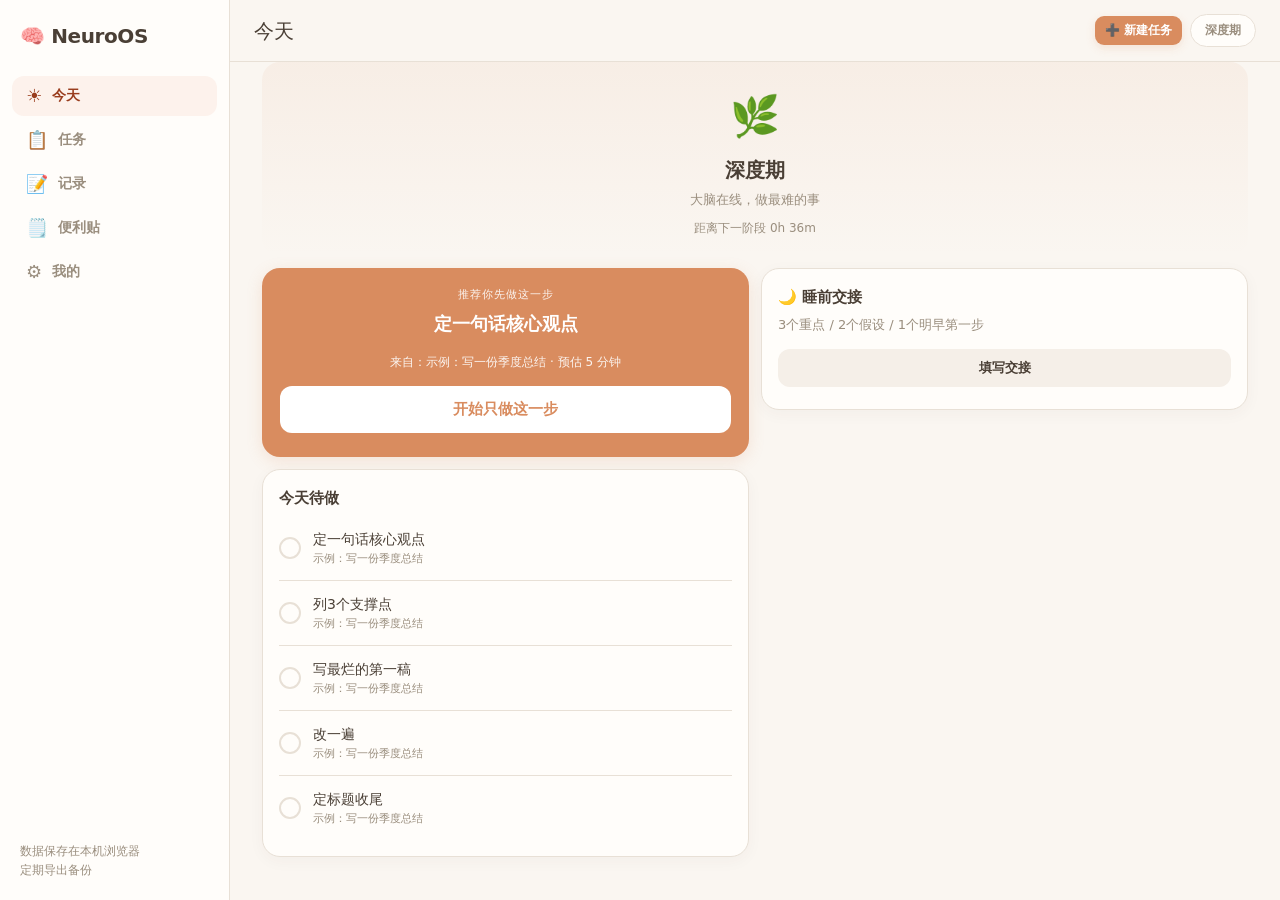
<file: index.html>
<!DOCTYPE html>
<html lang="zh-CN">
<head>
<meta charset="UTF-8">
<meta name="viewport" content="width=device-width, initial-scale=1.0, viewport-fit=cover">
<meta name="theme-color" content="#faf6f1">
<title>NeuroOS · 桌面暖系版</title>
<style>
:root{
  --bg:#faf6f1; --bg2:#f5efe8; --card:#fffdfa; --line:#e8e0d6;
  --text:#4a3f35; --muted:#9a8e7e; --pri:#d98c5f; --pri2:#e8a87c;
  --ok:#8fb88e; --warn:#e8c36d; --danger:#e08e8e; --info:#7eb8c9;
  --net:#c9a86c; --net2:#b08d4f; --tree:#d98c5f; --tree2:#c0784d; --linec:#8fb88e; --line2:#76a075;
  --font:system-ui,-apple-system,BlinkMacSystemFont,"Segoe UI",Roboto,"PingFang SC","Microsoft YaHei",sans-serif;
  --r:18px;
}
*{box-sizing:border-box;margin:0;padding:0;-webkit-tap-highlight-color:transparent}
html,body{height:100%;font-family:var(--font);background:var(--bg);color:var(--text);line-height:1.6;overscroll-behavior:none}
body{display:flex;flex-direction:column;margin:0;padding:0;min-height:100vh}
button{font-family:inherit;border:none;background:none;color:inherit;cursor:pointer}

.app-shell{display:flex;flex:1;min-height:100vh}
.sidebar{display:none;flex-direction:column;width:230px;background:var(--card);border-right:1px solid var(--line);padding:20px 0;position:fixed;left:0;top:0;bottom:0;z-index:50}
.sidebar .brand{padding:0 20px 24px;font-size:20px;font-weight:800;letter-spacing:-.4px;display:flex;align-items:center;gap:10px}
.sidebar nav{display:flex;flex-direction:column;gap:4px;padding:0 12px}
.sidebar nav button{display:flex;align-items:center;gap:10px;padding:11px 14px;border-radius:12px;font-size:14px;font-weight:600;color:var(--muted);text-align:left}
.sidebar nav button.on{background:#FDF2EC;color:#993C1D;font-weight:600}
.sidebar nav button .ic{font-size:18px;line-height:1}
.sidebar .side-foot{margin-top:auto;padding:16px 20px 0;font-size:12px;color:var(--muted)}

.main-area{flex:1;display:flex;flex-direction:column;min-width:0}
.topbar{padding:14px 24px;display:flex;align-items:center;justify-content:space-between;position:sticky;top:0;background:rgba(250,246,241,.92);backdrop-filter:blur(10px);z-index:40;border-bottom:1px solid var(--line)}
h1{font-size:20px;font-weight:500;letter-spacing:-.2px}
.top-actions{display:flex;gap:8px;align-items:center}
.pill{font-size:12px;padding:6px 14px;border-radius:99px;background:var(--card);color:var(--muted);border:1px solid var(--line);font-weight:600}

.tabbar{position:fixed;bottom:0;left:0;width:100%;display:flex;justify-content:space-around;padding:10px 0 calc(10px + env(safe-area-inset-bottom));background:rgba(250,246,241,.95);backdrop-filter:blur(12px);border-top:1px solid var(--line);z-index:40}
.tabbar button{flex:1;display:flex;flex-direction:column;align-items:center;gap:3px;font-size:10px;color:var(--muted);font-weight:500}
.tabbar button.on{color:var(--pri);font-weight:700}
.tabbar .ic{font-size:18px;line-height:1}

main{flex:1;overflow-y:auto;padding:0 16px 100px}
.view{display:none}
.view.on{display:block}

@media(min-width:900px){
.sidebar{display:flex}
.main-area{margin-left:230px}
.tabbar{display:none}
main{padding:0 24px 24px}
.topbar{padding:14px 24px}
}

@media(min-width:1200px){
main{padding:0 32px 32px}
}

/* Quest desktop layout */
.quest-layout{display:flex;flex-direction:column;gap:12px}
.quest-list{flex:1}
.quest-detail{display:none;flex:1}
.quest-layout.has-open .quest-list{display:none}
.quest-layout.has-open .quest-detail{display:block}

@media(min-width:900px){
.quest-layout{flex-direction:row;align-items:flex-start;gap:20px}
.quest-list{width:360px;flex-shrink:0;max-height:calc(100vh - 120px);overflow-y:auto;padding-right:8px;display:block !important}
.quest-detail{flex:1;max-height:calc(100vh - 120px);overflow-y:auto;padding-right:8px;display:block !important}
.quest-layout.has-open .quest-list{display:block !important}
}

.card{background:var(--card);border:1px solid var(--line);border-radius:var(--r);padding:16px;margin-bottom:12px;box-shadow:0 4px 16px rgba(74,63,53,.04)}
.card.hoverable{transition:transform .15s,box-shadow .15s}
.card.hoverable:hover{transform:translateY(-2px);box-shadow:0 8px 24px rgba(74,63,53,.08)}
.mobile-only{display:inline-block}
.desktop-only{display:none}
@media(min-width:900px){
.mobile-only{display:none !important}
.desktop-only{display:inline-flex !important}
}

.grid-2{display:grid;grid-template-columns:1fr;gap:12px}
.grid-3{display:grid;grid-template-columns:1fr;gap:12px}

@media(min-width:900px){
.grid-2{grid-template-columns:repeat(2,1fr)}
.grid-3{grid-template-columns:repeat(3,1fr)}
}

@media(min-width:1200px){
.grid-3{grid-template-columns:repeat(3,1fr)}
}
.card.net{border-left:4px solid var(--net)}
.card.tree{border-left:4px solid var(--tree)}
.card.linec{border-left:4px solid var(--linec)}
.card-title{font-size:15px;font-weight:700;margin-bottom:6px}
.card-sub{font-size:13px;color:var(--muted);margin-bottom:14px;line-height:1.5}
.tiny{font-size:12px;color:var(--muted)}
.muted{color:var(--muted)}

input,textarea,select{width:100%;padding:12px 14px;border-radius:14px;border:1px solid var(--line);background:var(--bg2);color:var(--text);font-size:16px;outline:none;-webkit-user-select:text;user-select:text;-webkit-touch-callout:default}
input:focus,textarea:focus,select:focus{border-color:var(--pri2);background:var(--card)}
input:disabled,textarea:disabled,select:disabled{opacity:.5;background:var(--bg)}
textarea{min-height:90px;resize:vertical}

.btn{padding:10px 14px;border-radius:12px;background:var(--bg2);color:var(--text);font-size:13px;font-weight:600;white-space:nowrap;display:inline-flex;align-items:center;justify-content:center;gap:5px}
.btn.pri{background:var(--pri);color:#fff;box-shadow:0 3px 10px rgba(217,140,95,.2)}
.btn.ok{background:var(--ok);color:#fff}
.btn.warn{background:var(--warn);color:#4a3f35}
.btn.ghost{background:transparent;color:var(--muted)}
.btn.block{display:block;width:100%;text-align:center;margin:6px 0}
.btn.sm{padding:6px 10px;font-size:12px;border-radius:9px}
.btn.xs{padding:4px 8px;font-size:11px;border-radius:7px}
.btn.big{padding:14px 18px;font-size:15px}
.btn:disabled{opacity:.4;cursor:not-allowed}
.btn{transition:filter .12s,transform .12s,background .12s}
.btn:hover{filter:brightness(.96)}
.btn:active{transform:scale(.97)}
.btn.pri:hover{filter:brightness(1.05)}

.row{display:flex;gap:8px;align-items:center;flex-wrap:wrap}
.row.between{justify-content:space-between}
.grow{flex:1;min-width:0}

/* Onboarding */
.onboarding{position:fixed;inset:0;background:var(--bg);z-index:100;display:flex;flex-direction:column;justify-content:center;padding:30px;text-align:center;overflow-y:auto;-webkit-overflow-scrolling:touch}
@media(min-width:900px){
.onboarding{position:static;z-index:auto;padding:40px 0;background:transparent;overflow:visible}
.onboarding-box{max-width:600px;margin:0 auto;background:var(--card);border:1px solid var(--line);border-radius:var(--r);padding:40px;box-shadow:0 8px 32px rgba(74,63,53,.06)}
}
.onboarding h2{font-size:22px;font-weight:800;margin-bottom:12px}
.onboarding p{font-size:14px;color:var(--muted);margin-bottom:24px;line-height:1.7}
.onboarding input{font-size:17px;padding:16px;text-align:center;margin-bottom:14px}

/* Today */
.phase-big{text-align:center;padding:22px 18px 18px;background:linear-gradient(180deg,rgba(217,140,95,.08),transparent);border-radius:var(--r);margin-bottom:12px}
.phase-big .emoji{font-size:40px;margin-bottom:6px}
.phase-big .name{font-size:20px;font-weight:800;margin-bottom:4px}
.phase-big .desc{font-size:13px;color:var(--muted)}
.rhythm-bar{display:flex;height:32px;border-radius:10px;overflow:hidden;background:var(--bg2);border:1px solid var(--line);margin:12px 0}
.rhythm-bar div{display:flex;align-items:center;justify-content:center;font-size:9px;color:var(--muted);white-space:nowrap;overflow:hidden}
.rhythm-bar .sleep{background:#e8e0d6}
.rhythm-bar .calm{background:#f0e6d8}
.rhythm-bar .deep{background:#e8d5c4;color:var(--text)}
.rhythm-bar .creative{background:#f5e6c8}
.rhythm-bar .wind{background:#e8d8d8}

.rec-box{background:var(--pri);color:#fff;border-radius:var(--r);padding:18px;margin-bottom:12px;text-align:center;box-shadow:0 4px 16px rgba(217,140,95,.18)}
.rec-box .label{font-size:11px;opacity:.9;margin-bottom:6px;text-transform:uppercase;letter-spacing:1px}
.rec-box .title{font-size:18px;font-weight:700;margin-bottom:14px}
.rec-box .btn{background:#fff;color:var(--pri);border:none}

.today-list .item{display:flex;align-items:center;gap:12px;padding:12px 0;border-bottom:1px solid var(--line)}
.today-list .item:last-child{border-bottom:none}
.today-list .chk{width:22px;height:22px;border-radius:50%;border:2px solid var(--line);display:flex;align-items:center;justify-content:center;font-size:12px;color:transparent;flex-shrink:0}
.today-list .item.done .chk{background:var(--ok);border-color:var(--ok);color:#fff}
.today-list .item.done .text{text-decoration:line-through;color:var(--muted)}
.today-list .text{flex:1;font-size:14px}
.today-list .from{font-size:11px;color:var(--muted)}

/* Single step */
.single-step{position:fixed;inset:0;background:var(--bg);z-index:100;display:flex;flex-direction:column;justify-content:center;align-items:center;padding:28px;text-align:center}
.single-step .label{font-size:12px;color:var(--muted);margin-bottom:14px}
.single-step .task{font-size:24px;font-weight:800;margin-bottom:12px;max-width:440px;line-height:1.35}
.single-step .meta{color:var(--muted);margin-bottom:36px}
.single-step .actions{display:flex;flex-direction:column;gap:10px;width:100%;max-width:300px}

/* Quest list */
.quest-item{background:var(--card);border:1px solid var(--line);border-radius:var(--r);padding:14px;margin-bottom:10px}
.quest-item .title{font-size:15px;font-weight:700;margin-bottom:4px}
.quest-item .meta{font-size:12px;color:var(--muted);margin-bottom:10px}
.quest-item .progress{height:5px;background:var(--line);border-radius:99px;overflow:hidden;margin-bottom:10px}
.quest-item .progress i{display:block;height:100%;background:var(--pri);border-radius:99px}
.badge{font-size:10px;padding:2px 7px;border-radius:99px;background:var(--bg2);border:1px solid var(--line);color:var(--muted)}
.badge.net{background:rgba(201,168,108,.12);color:var(--net2);border-color:transparent}
.badge.tree{background:rgba(217,140,95,.12);color:var(--tree2);border-color:transparent}
.badge.linec{background:rgba(143,184,142,.12);color:var(--line2);border-color:transparent}

/* Quest detail */
.workspace-tabs{display:flex;gap:8px;margin-bottom:12px}
.workspace-tabs .btn{flex:1}
.workspace-tabs .btn.on{background:var(--pri);color:#fff}

/* Net - infinite canvas */
.net-viewport{position:relative;width:100%;height:320px;background:var(--bg2);border:1px dashed var(--line);border-radius:var(--r);overflow:hidden;touch-action:none}
.net-canvas{position:absolute;width:4000px;height:4000px;left:0;top:0;transform-origin:0 0;background:linear-gradient(rgba(200,190,180,.06) 1px,transparent 1px),linear-gradient(90deg,rgba(200,190,180,.06) 1px,transparent 1px);background-size:50px 50px}
.net-node{position:absolute;padding:7px 11px;border-radius:10px;background:var(--card);border:1px solid var(--line);font-size:12px;cursor:grab;user-select:none;white-space:nowrap;z-index:2;max-width:150px;overflow:hidden;text-overflow:ellipsis}
.net-node.selected{box-shadow:0 0 0 2px var(--net);border-color:var(--net)}
.net-node.highlighted{background:#fff3e0;border-color:#ff9800;box-shadow:0 0 0 2px rgba(255,152,0,.3)}
.net-edge{position:absolute;height:2px;background:var(--muted);transform-origin:left center;z-index:1;pointer-events:none;opacity:.4}
.net-viewport .hint{position:absolute;bottom:6px;left:6px;color:var(--muted);font-size:10px;background:var(--bg);padding:3px 7px;border-radius:6px;z-index:10}
.net-controls{position:absolute;top:8px;right:8px;display:flex;gap:6px;z-index:10}
.net-controls .btn{padding:5px 10px;font-size:11px;border-radius:8px;background:var(--card);border:1px solid var(--line)}
.net-counter{position:absolute;top:8px;left:8px;font-size:11px;color:var(--muted);background:var(--card);padding:3px 8px;border-radius:6px;border:1px solid var(--line);z-index:10}
.net-table{margin-top:10px;max-height:200px;overflow-y:auto}
.net-table table{width:100%;border-collapse:collapse;font-size:12px}
.net-table th,.net-table td{padding:6px 10px;text-align:left;border-bottom:1px solid var(--line)}
.net-table th{font-weight:600;color:var(--muted);font-size:11px;text-transform:uppercase}
.net-table tr:hover{background:var(--bg2)}
.net-table .idx{color:var(--muted);font-size:10px;width:30px}
.net-table .hl-mark{display:inline-block;width:10px;height:10px;border-radius:50%;background:var(--net);margin-right:4px}

/* Tree */
.tree-root{background:var(--bg2);border:1px solid var(--line);border-radius:12px;padding:10px;margin-bottom:8px}
.tree-root h4{margin:0 0 8px;font-size:12px;font-weight:700}
.tree-item{padding:7px 8px;border-radius:8px;background:var(--card);margin-bottom:5px;font-size:13px;display:flex;gap:7px;align-items:center}
.tree-item .handle{color:var(--muted);cursor:grab}

/* Line - 层级执行 */
.line-step{display:flex;gap:9px;align-items:flex-start;padding:10px 12px;border-radius:12px;background:var(--bg2);border:1px solid transparent;margin-bottom:6px;transition:border-color .15s,background .15s}
.line-step:hover{border-color:var(--line)}
.line-step.done{opacity:.55}
.line-step .chk{width:20px;height:20px;min-width:20px;border-radius:6px;border:2px solid var(--line);display:flex;align-items:center;justify-content:center;font-size:11px;color:transparent;cursor:pointer;transition:all .15s}
.line-step .chk:hover{border-color:var(--ok)}
.line-step .chk.on{background:var(--ok);border-color:var(--ok);color:#fff}
.line-step .fold-btn{width:22px;height:22px;min-width:22px;border-radius:6px;border:1px solid var(--line);background:var(--card);display:flex;align-items:center;justify-content:center;font-size:10px;color:var(--muted);cursor:pointer;flex-shrink:0;transition:all .15s;user-select:none}
.line-step .fold-btn:hover{border-color:var(--pri2);color:var(--pri);background:#fffaf6}
.line-step .fold-btn .cnt{font-size:9px;margin-left:1px}
.line-step .fold-spacer{width:22px;min-width:22px;height:22px;flex-shrink:0}
.line-children{margin-left:14px;border-left:2px solid var(--line);padding-left:10px;margin-top:4px}
.line-children[hidden]{display:none}
.line-branch{position:absolute;left:-10px;top:16px;width:8px;height:2px;background:var(--line)}
.line-step{position:relative}
.line-step.depth-0>.line-branch{display:none}
.line-empty-hint{font-size:12px;color:var(--muted);padding:6px 2px 8px}
.line-fold-all{display:flex;gap:5px}

/* Sticky notes board */
.sticky-board{display:grid;grid-template-columns:1fr;gap:10px}
@media(min-width:900px){.sticky-board{grid-template-columns:repeat(2,1fr)}}
@media(min-width:1300px){.sticky-board{grid-template-columns:repeat(4,1fr)}}
.sticky-col{background:var(--bg2);border:1px solid var(--line);border-radius:var(--r);padding:12px;min-height:150px;display:flex;flex-direction:column}
.sticky-col.p1{border-top:3px solid #e08e8e}
.sticky-col.p2{border-top:3px solid #e8c36d}
.sticky-col.p3{border-top:3px solid #7eb8c9}
.sticky-col.p4{border-top:3px solid #b4b2a9}
.sticky-col .col-head{display:flex;align-items:center;justify-content:space-between;margin-bottom:4px}
.sticky-col .col-title{font-size:13px;font-weight:700}
.sticky-col .col-sub{font-size:11px;color:var(--muted);margin-bottom:10px}
.sticky-col .col-body{flex:1}
.sticky{background:var(--card);border:1px solid var(--line);border-radius:10px;padding:10px;margin-bottom:8px;font-size:13px;line-height:1.55;cursor:grab;transition:transform .12s,box-shadow .12s,border-color .12s}
.sticky:hover{transform:translateY(-1px);box-shadow:0 4px 12px rgba(74,63,53,.07);border-color:var(--pri2)}
.sticky.dragging{opacity:.45;cursor:grabbing}
.sticky-col.dragover{background:#f7f0e8;border-color:var(--pri2)}
.sticky .acts{display:flex;gap:4px;margin-top:8px;flex-wrap:wrap}
.sticky .acts .btn{margin:0}
.sticky-add{display:flex;gap:6px;margin-top:8px}
.sticky-add input{font-size:13px;padding:9px 11px;border-radius:10px}
.sticky-empty{font-size:12px;color:var(--muted);text-align:center;padding:14px 0;border:1px dashed var(--line);border-radius:10px}

/* 便利贴转线/网/树 选择器 */
.convert-grid{display:grid;grid-template-columns:1fr;gap:8px;margin-top:10px}
.convert-opt{display:flex;align-items:center;gap:10px;padding:12px;border:1px solid var(--line);border-radius:12px;background:var(--bg2);cursor:pointer;transition:all .15s}
.convert-opt:hover{border-color:var(--pri2);background:#fffaf6}
.convert-opt .ico{font-size:20px}
.convert-opt .t{font-size:14px;font-weight:600}
.convert-opt .d{font-size:11px;color:var(--muted)}

/* Modal / Sheet */
.modal{position:fixed;inset:0;z-index:90;display:flex;align-items:flex-end;justify-content:center;overflow:hidden;-webkit-overflow-scrolling:touch}
.modal-bg{position:absolute;inset:0;background:rgba(74,63,53,.5)}
.modal-sheet{position:relative;background:var(--card);width:100%;max-width:560px;border-radius:24px 24px 0 0;padding:18px 16px calc(18px + env(safe-area-inset-bottom));max-height:85vh;overflow-y:auto;-webkit-overflow-scrolling:touch;transform:translateZ(0)}
.modal-title{font-size:17px;font-weight:700;margin-bottom:14px}

.toast{position:fixed;top:14px;left:50%;transform:translateX(-50%) translateY(-100px);background:var(--card);padding:11px 18px;border-radius:12px;border:1px solid var(--line);z-index:120;opacity:0;transition:.25s;box-shadow:0 4px 16px rgba(74,63,53,.1)}
.toast.show{opacity:1;transform:translateX(-50%) translateY(0)}

.empty{text-align:center;padding:40px 18px;color:var(--muted)}
.empty .big{font-size:44px;display:block;margin-bottom:10px}
.list-item{display:flex;align-items:center;justify-content:space-between;padding:12px 0;border-bottom:1px solid var(--line)}
.list-item:last-child{border-bottom:none}
.stat-grid{display:grid;grid-template-columns:repeat(2,1fr);gap:10px;margin:12px 0}
.stat-box{background:var(--card);border:1px solid var(--line);border-radius:var(--r);padding:14px;text-align:center}
.stat-box .num{font-size:26px;font-weight:800;color:var(--pri)}
.stat-box .label{font-size:11px;color:var(--muted);margin-top:3px}

.kv{display:flex;justify-content:space-between;padding:8px 0;border-bottom:1px solid var(--line);font-size:14px}
.kv:last-child{border:none}
.kv.kv-clickable{cursor:pointer;transition:background .12s;border-radius:8px;padding-left:8px;padding-right:8px;margin:0 -8px}
.kv.kv-clickable:hover{background:var(--bg2)}
.kv.kv-clickable:active{background:var(--bg2)}
.recent-head{user-select:none;-webkit-tap-highlight-color:transparent}
.chevron{display:inline-block;font-size:12px;color:var(--muted);transition:transform .2s ease}
.chevron.collapsed{transform:rotate(-90deg)}
.recent-body{overflow:hidden;transition:max-height .25s ease,opacity .2s ease;max-height:2200px;opacity:1}
.recent-body.collapsed{max-height:0;opacity:0}

.bar-chart{display:flex;align-items:flex-end;gap:4px;height:80px;margin-top:8px}
.bar-chart div{flex:1;background:var(--pri2);border-radius:5px 5px 0 0;min-height:4px;position:relative}
.bar-chart div span{position:absolute;top:-14px;left:0;right:0;text-align:center;font-size:9px;color:var(--muted)}

.probe-box{border:1px dashed var(--line);border-radius:12px;padding:10px;background:var(--bg2);margin-top:8px}

::-webkit-scrollbar{width:0;height:0}

/* ===== 便利贴看板 ===== */
.notes-board{display:grid;grid-template-columns:1fr;gap:14px;padding-top:4px}
@media(min-width:760px){ .notes-board{grid-template-columns:repeat(2,1fr)} }
@media(min-width:1100px){ .notes-board{grid-template-columns:repeat(4,1fr)} }
.note-col{background:var(--bg2);border:1px solid var(--line);border-radius:16px;padding:12px;display:flex;flex-direction:column;min-height:140px}
.note-col-head{display:flex;align-items:center;gap:8px;font-size:14px;font-weight:700;margin-bottom:2px}
.note-col-head .dot{width:10px;height:10px;border-radius:50%;background:var(--zc);flex-shrink:0}
.note-col-head .cnt{margin-left:auto;font-size:12px;font-weight:600;color:var(--muted);background:var(--card);border:1px solid var(--line);border-radius:99px;padding:1px 9px}
.note-tip{margin-bottom:8px}
.note-list{display:flex;flex-direction:column;gap:8px;margin-top:10px}
.note-empty{font-size:13px;color:var(--muted);text-align:center;padding:14px 0;opacity:.6}
.note-card{background:var(--card);border:1px solid var(--line);border-left:3px solid var(--zc);border-radius:12px;padding:10px 11px;box-shadow:0 3px 10px rgba(74,63,53,.05);transition:transform .12s,box-shadow .12s;cursor:grab}
.note-card:active{cursor:grabbing}
.note-card:hover{transform:translateY(-2px);box-shadow:0 6px 18px rgba(74,63,53,.1)}
.note-text{font-size:14px;line-height:1.5;word-break:break-word;white-space:pre-wrap;min-height:20px;cursor:text}
.note-bar{display:flex;gap:6px;align-items:center;margin-top:10px}
.note-move{flex:1;min-width:0;width:auto;padding:5px 8px;font-size:12px;border-radius:8px}
.note-bar .btn.xs{padding:4px 7px}
</style>
</head>
<body>

<div class="app-shell">
  <aside class="sidebar" id="sidebar">
    <div class="brand">🧠 NeuroOS</div>
    <nav>
      <button data-tab="now" class="on"><span class="ic">☀️</span>今天</button>
      <button data-tab="quests"><span class="ic">📋</span>任务</button>
      <button data-tab="capture"><span class="ic">📝</span>记录</button>
      <button data-tab="notes"><span class="ic">🗒️</span>便利贴</button>
      <button data-tab="me"><span class="ic">⚙️</span>我的</button>
    </nav>
    <div class="side-foot">数据保存在本机浏览器<br>定期导出备份</div>
  </aside>

  <div class="main-area">
    <div class="topbar">
      <h1 id="page-title">今天</h1>
      <div class="top-actions">
        <button class="btn sm pri" data-act="new-quest">➕ 新建任务</button>
        <span id="phase-pill" class="pill">加载中</span>
      </div>
    </div>

    <main id="app">
      <section class="view on" id="view-now"></section>
      <section class="view" id="view-quests"></section>
      <section class="view" id="view-capture"></section>
      <section class="view" id="view-notes"></section>
      <section class="view" id="view-me"></section>
    </main>
  </div>
</div>

<nav class="tabbar" id="tabbar">
  <button data-tab="now" class="on"><span class="ic">☀️</span>今天</button>
  <button data-tab="quests"><span class="ic">📋</span>任务</button>
      <button data-tab="capture"><span class="ic">📝</span>记录</button>
      <button data-tab="notes"><span class="ic">🗒️</span>便利贴</button>
      <button data-tab="me"><span class="ic">⚙️</span>我的</button>
    </nav>

<div id="modal"></div>
<div id="toast" class="toast"></div>

<script>
if('serviceWorker' in navigator){
  navigator.serviceWorker.getRegistrations().then(function(regs){
    regs.forEach(function(r){ r.unregister(); });
  }).catch(function(){});
}

const KEY='neuroos-v1';
const uid=function(){ return Math.random().toString(36).slice(2,9)+Date.now().toString(36).slice(-4); };
const DAY=864e5;
const todayKey=function(){ return new Date().toLocaleDateString('sv'); };
let S,TAB='now',singleStep=null,openQuest=null,selectedNetNodes=[],captureRecentCollapsed=false;

const TEMPLATES={
  write:{label:'写作',steps:[['定一句话核心观点',5],['列3个支撑点',10],['写最烂的第一稿',20],['改一遍',15],['定标题收尾',10]]},
  research:{label:'研究',steps:[['明确一个问题',5],['找2个可靠来源',15],['摘录关键信息',15],['整理成一句话结论',10],['标出还不确定的点',10]]},
  learn:{label:'学习',steps:[['看目录/框架',5],['快速扫读一遍',15],['记录3个新概念',15],['用自己的话复述',15],['做一道练习/应用',15]]},
  plan:{label:'策划',steps:[['定目标和Deadline',5],['列必须出现的元素',10],['排优先级',10],['做出最小可行版',20],['检查遗漏',10]]},
  talk:{label:'沟通',steps:[['想清要对方做什么',5],['写3条要点',10],['开场说结论',10],['补充必要背景',10],['确认下一步',5]]},
  tidy:{label:'整理',steps:[['分类成3堆',10],['快速决定第一批',15],['处理第二批',15],['收尾归位',10],['拍照/记录',5]]},
  dev:{label:'开发',steps:[['拆出一个最小功能点',10],['写伪代码/流程',10],['实现核心逻辑',25],['自测一遍',15],['提交/备份',5]]},
  habit:{label:'习惯',steps:[['穿上鞋/准备好',3],['做5分钟',5],['再5分钟',5],['记录完成',2],['奖励自己',5]]},
  default:{label:'通用',steps:[['想清楚最终成果',5],['拆成3小步',10],['先做第一步',15],['继续下一步',15],['收尾',10]]}
};

const DRAWERS=[
  {id:'problem',name:'问题/痛点',color:'#e08e8e'},
  {id:'hypothesis',name:'假设/洞察',color:'#e8c36d'},
  {id:'solution',name:'方案/资源',color:'#7eb8c9'},
  {id:'conclusion',name:'结论/输出',color:'#b8a0c9'},
  {id:'action',name:'行动/下一步',color:'#8fb88e'}
];

const NOTE_ZONES=[
  {id:'ei',name:'重要且紧急',color:'#e08e8e',tip:'马上做'},
  {id:'im',name:'重要不紧急',color:'#e8c36d',tip:'排期做'},
  {id:'ur',name:'紧急不重要',color:'#7eb8c9',tip:'可交办'},
  {id:'lt',name:'待定 / 搁置',color:'#b8a0c9',tip:'有空再看'}
];
function noteZone(id){ return NOTE_ZONES.find(function(z){ return z.id===id; })||NOTE_ZONES[3]; }

const PARK_CATS=[{k:'idea',l:'💡 想法'},{k:'question',l:'❓ 问题'},{k:'block',l:'🚧 卡点'},{k:'insight',l:'💎 洞察'},{k:'quote',l:'✍️ 金句'}];

function classify(t){
  const s=t.toLowerCase();
  if(/写|文章|报告|总结|文案|论文|稿/.test(s)) return 'write';
  if(/查|研究|调研|资料|文献|分析/.test(s)) return 'research';
  if(/学|课|书|教程|知识/.test(s)) return 'learn';
  if(/策划|活动|会议|项目|方案|旅行|派对/.test(s)) return 'plan';
  if(/沟通|谈|说|聊|打电话|邮件|反馈/.test(s)) return 'talk';
  if(/整理|收拾|归档|分类|清/.test(s)) return 'tidy';
  if(/代码|开发|程序|功能|bug|修复/.test(s)) return 'dev';
  if(/习惯|运动|冥想|阅读|早起|喝水/.test(s)) return 'habit';
  return 'default';
}

function newQuest(title){
  const type=classify(title);
  const q={
    id:uid(),title:title,type:type,
    status:'line',created:Date.now(),updated:Date.now(),
    today:false,done:false,
    net:{nodes:[],edges:[],nextX:50,nextY:60,viewOffset:{x:0,y:0}},
    tree:{drawers:DRAWERS.map(function(d){ return {id:d.id,name:d.name,color:d.color,items:[]}; })},
    line:[],
    probe:{hypothesis:'',success:'',stopLoss:'',days:7,active:false},
    context:{blocked:'',lastNote:'',lastAt:0},
    goodEnough:{mode:'100',sixty:'',hundred:''},
    distill:{scout:'',restructure:'',layers:[],verify:''}
  };
  const tmpl=TEMPLATES[type] || TEMPLATES.default;
  q.tree.drawers.find(function(d){ return d.id==='action'; }).items=tmpl.steps.map(function(s){ return {id:uid(),text:s[0]}; });
  q.line=tmpl.steps.map(function(s){ return {id:uid(),title:s[0],est:s[1],done:false,spent:0,today:false,created:Date.now()}; });
  return q;
}

function load(){
  try{ S=JSON.parse(localStorage.getItem(KEY)); }catch(e){ S=null; }
  if(!S || typeof S!=='object') S=sampleData();
  migrate(); cleanTrash();
}
function save(){ try{ localStorage.setItem(KEY,JSON.stringify(S)); }catch(e){ toast('保存失败'); } }
function migrate(){
  if(!S.settings) S.settings={wake:'09:00',start:'10:00',wind:'22:00',sleep:'00:30',theme:'warm',autoNext:true,morningBlock:true};
  if(!S.quests) S.quests=[];
  if(!S.parking) S.parking={insight:[],question:[],block:[],idea:[],quote:[]};
  if(!S.distills) S.distills=[];
  if(!S.log) S.log={sessions:[],completions:[]};
  if(!S.handoff) S.handoff={three:'',two:'',one:'',morning:'',date:''};
  if(!S.meta) S.meta={streak:0,lastDay:null,best:0};
  if(!S.trash) S.trash=[];
  if(!S.notes) S.notes=[];
  S.quests.forEach(function(q){
    if(!q.id) q.id=uid();
    if(!q.net) q.net={nodes:[],edges:[],nextX:50,nextY:60,viewOffset:{x:0,y:0}};
    if(q.net && typeof q.net.viewOffset==='undefined') q.net.viewOffset={x:0,y:0};
    if(!q.tree) q.tree={drawers:DRAWERS.map(function(d){ return {id:d.id,name:d.name,color:d.color,items:[]}; })};
    if(!q.line && q.steps) q.line=q.steps.map(function(s){ return {id:s.id||uid(),title:s.title,est:s.est||15,done:!!s.done,spent:s.spent||0,today:!!q.today,created:s.created||Date.now()}; });
    if(!q.line) q.line=[];
    if(!q.probe) q.probe={hypothesis:'',success:'',stopLoss:'',days:7,active:false};
    if(!q.context) q.context={blocked:'',lastNote:'',lastAt:0};
    if(!q.goodEnough) q.goodEnough={mode:'100',sixty:'',hundred:''};
    if(!q.distill) q.distill={scout:'',restructure:'',layers:[],verify:''};
  });
}
function sampleData(){
  const q=newQuest('示例：写一份季度总结');
  q.today=true;
  return {settings:{wake:'09:00',start:'10:00',wind:'22:00',sleep:'00:30',theme:'warm',autoNext:true,morningBlock:true},quests:[q],parking:{insight:[],question:[],block:[],idea:[],quote:[]},distills:[],log:{sessions:[],completions:[]},handoff:{three:'',two:'',one:'',morning:'',date:''},meta:{streak:0,lastDay:null,best:0},notes:[{id:uid(),text:'欢迎使用便利贴：按重要程度拖到不同区域，右键或点菜单可加入线/网/树',zone:'im',created:Date.now(),updated:Date.now()}]};
}

function parseHM(s){ const p=s.split(':'); return parseInt(p[0])*60+parseInt(p[1]); }
function currentPhase(){
  const now=new Date(); const min=now.getHours()*60+now.getMinutes();
  const w=parseHM(S.settings.wake), s=parseHM(S.settings.start), wd=parseHM(S.settings.wind), sl=parseHM(S.settings.sleep);
  if(sl<w){ if(min>=sl && min<w) return {key:'sleep',name:'睡眠期',emoji:'🌙',desc:'现在不是工作时间，好好休息'}; }
  else{ if(min>=sl || min<w) return {key:'sleep',name:'睡眠期',emoji:'🌙',desc:'现在不是工作时间，好好休息'}; }
  if(min>=w && min<s) return {key:'calibrate',name:'校准期',emoji:'🌅',desc:'低刺激启动，不要立刻处理复杂任务'};
  if(min>=s && min<wd) return {key:'deep',name:'深度期',emoji:'🌿',desc:'大脑在线，做最难的事'};
  return {key:'creative',name:'创意期',emoji:'🍵',desc:'适合发散、整理、收尾'};
}
function rhythmBlocks(){
  const w=parseHM(S.settings.wake), s=parseHM(S.settings.start), wd=parseHM(S.settings.wind), sl=parseHM(S.settings.sleep);
  const sleepStart=sl, sleepEnd=(sl+7.5*60)%1440;
  const creativeStart=Math.max(s,wd-120);
  const total=1440;
  return [
    {id:'sleep',start:sleepStart,end:Math.min(1440,sleepStart+7.5*60),label:'睡眠'},
    {id:'calm',start:w,end:s,label:'校准'},
    {id:'deep',start:s,end:creativeStart,label:'深度'},
    {id:'creative',start:creativeStart,end:wd,label:'创意'},
    {id:'wind',start:wd,end:wd+60,label:'断电'}
  ].filter(function(b){ return b.end>b.start; }).map(function(b){ return {...b,pct:(b.end-b.start)/total*100}; });
}
function nextPhaseTransition(){
  const now=new Date(); const m=now.getHours()*60+now.getMinutes();
  const blocks=rhythmBlocks();
  for(let i=0;i<blocks.length;i++){ if(m<blocks[i].end) return {phase:blocks[i],min:blocks[i].end-m}; }
  return {phase:blocks[0],min:blocks[0].end+(1440-m)};
}

function findQuest(id){ return S.quests.find(function(q){ return q.id===id; }); }
function allLineItems(q){ if(q) return collectAllLineItems(q.line).map(function(n){ return {n:n,q:q}; }); const a=[]; S.quests.forEach(function(q){ collectAllLineItems(q.line).forEach(function(n){ a.push({n:n,q:q}); }); }); return a; }
function nextLineItem(){
  const all=allLineItems();
  const pending=all.filter(function(x){ return !x.n.done; });
  if(!pending.length) return null;
  const today=pending.filter(function(x){ return x.n.today || x.q.today; });
  const use=today.length?today:pending;
  return use.sort(function(a,b){ return (a.n.est||99)-(b.n.est||99); })[0];
}
function progress(q){ const a=collectAllLineItems(q.line); if(!a.length) return 0; return Math.round(a.filter(function(s){ return s.done; }).length/a.length*100); }
function bumpStreak(){
  const t=todayKey();
  if(S.meta.lastDay!==t){
    const y=new Date(Date.now()-DAY).toLocaleDateString('sv');
    S.meta.streak=(S.meta.lastDay===y)?(S.meta.streak||0)+1:1;
    S.meta.lastDay=t; S.meta.best=Math.max(S.meta.best||0,S.meta.streak);
  }
}

function renderAll(){
  document.documentElement.dataset.theme=S.settings.theme==='dark'?'dark':'warm';
  document.getElementById('phase-pill').textContent=currentPhase().name;
  if(singleStep){ renderSingleStep(); return; }
  const hasToday=S.quests.some(function(q){ return q.today && q.line.some(function(n){ return !n.done; }); });
  if(!hasToday && TAB==='now' && !openQuest){ renderOnboarding(); return; }
  document.getElementById('modal').innerHTML='';
  document.querySelectorAll('.tabbar button').forEach(function(b){ b.classList.toggle('on',b.dataset.tab===TAB); });
  document.querySelectorAll('.sidebar nav button').forEach(function(b){ b.classList.toggle('on',b.dataset.tab===TAB); });
  const titles={now:'今天',quests:'任务仓库',capture:'记录 & 停车区',notes:'便利贴看板',me:'我的 & 设置'};
  const pt=document.getElementById('page-title'); if(pt) pt.textContent=titles[TAB]||'NeuroOS';
  document.querySelectorAll('.view').forEach(function(v){ v.classList.toggle('on',v.id==='view-'+TAB); });
  const fn={now:vNow,quests:vQuests,capture:vCapture,notes:vNotes,me:vMe}[TAB];
  if(fn) fn();
}

function renderOnboarding(){
  const m=document.getElementById('modal');
  document.querySelectorAll('.view').forEach(function(v){ v.classList.remove('on'); });
  document.querySelectorAll('.tabbar button').forEach(function(b){ b.classList.remove('on'); });
  m.innerHTML='<div class="onboarding"><div class="onboarding-box"><div style="font-size:56px;margin-bottom:14px">🌱</div><h2>今天你最想完成的一件事是什么？</h2><p>不要想全部，只写一件。<br>写完我会帮你拆成小步。</p><input id="onboarding-input" placeholder="比如：写季度总结" autofocus><button class="btn pri block big" data-act="onboarding-add">开始拆解</button><div class="hint">也可以先去"任务"页列出所有想做的事</div></div></div>';
}

function vNow(){
  const phase=currentPhase();
  const tr=nextPhaseTransition();
  const next=nextLineItem();
  const items=allLineItems().filter(function(x){ return !x.n.done && (x.n.today || x.q.today); });
  let recHTML='';
  if(next){
    recHTML='<div class="rec-box"><div class="label">推荐你先做这一步</div><div class="title">'+esc(next.n.title)+'</div><div style="font-size:12px;opacity:.9;margin-bottom:14px">来自：'+esc(next.q.title)+(next.n.est?' · 预估 '+next.n.est+' 分钟':'')+'</div><button class="btn block big" data-act="start-single" data-id="'+next.n.id+'">开始只做这一步</button></div>';
  }
  const handoffDate=S.handoff.date;
  const hasMorning=handoffDate===todayKey() && S.handoff.morning;
  const leftCol=recHTML+(items.length?'<div class="card hoverable"><div class="card-title">今天待做</div><div class="today-list">'+items.map(function(x){ return '<div class="item" data-id="'+x.n.id+'"><div class="chk">✓</div><div class="text">'+esc(x.n.title)+'<div class="from">'+esc(x.q.title)+'</div></div></div>'; }).join('')+'</div></div>':'<div class="card empty hoverable"><span class="big">🍵</span>今天没有待做步骤了。</div>');
  const rightCol=(phase.key==='wind'?'<div class="card hoverable"><div class="card-title">🌙 该做睡前交接了</div><div class="card-sub">合上电脑前把明天"加载期"要用的东西写出去。</div><button class="btn block" data-act="open-handoff">填写交接</button></div>':'')+'<div class="card hoverable"><div class="card-title">'+(hasMorning?'🌅 今早交接条':'🌙 睡前交接')+'</div>'+(hasMorning?'<div style="font-size:15px;font-weight:600;margin-top:6px">'+esc(S.handoff.morning)+'</div>':'<div class="card-sub">3个重点 / 2个假设 / 1个明早第一步</div><button class="btn block" data-act="open-handoff">填写交接</button>')+'</div>'+(phase.key==='calm' && S.settings.morningBlock?'<div class="card hoverable"><div class="card-title">🌫 上午离线校准期</div><div class="card-sub">只做被动输入或机械性杂务，不要立刻输出。</div><div class="row"><button class="btn sm" data-act="morning-task">🎧 听资讯</button><button class="btn sm" data-act="morning-task">🧹 整理桌面</button><button class="btn sm" data-act="morning-task">☕ 做咖啡</button></div></div>':'');
  document.getElementById('view-now').innerHTML='<div class="phase-big"><div class="emoji">'+phase.emoji+'</div><div class="name">'+phase.name+'</div><div class="desc">'+phase.desc+'</div><div class="tiny muted" style="margin-top:8px">距离下一阶段 '+Math.floor(tr.min/60)+'h '+(tr.min%60)+'m</div></div><div class="grid-2"><div class="col-left">'+leftCol+'</div><div class="col-right">'+rightCol+'</div></div>';
}

function renderSingleStep(){
  const n=findStepById(singleStep.id); if(!n){ singleStep=null; renderAll(); return; }
  const m=document.getElementById('modal');
  m.innerHTML='<div class="single-step"><div class="label">只做这一步，其他什么都不用想</div><div class="task">'+esc(n.n.title)+'</div><div class="meta">来自：'+esc(n.q.title)+(n.n.est?' · 预估 '+n.n.est+' 分钟':'')+'</div><div class="actions"><button class="btn ok block big" data-act="single-done">✓ 我完成了</button><button class="btn ghost block" data-act="single-skip">跳过，换下一步</button><button class="btn block" data-act="single-exit">退出单步模式</button></div></div>';
}
function findStepById(id){ for(let i=0;i<S.quests.length;i++){ const n=S.quests[i].line.find(function(x){ return x.id===id; }); if(n) return {n:n,q:S.quests[i]}; } return null; }
function findLineItemDeep(qid,sid){
  var q=findQuest(qid); if(!q) return null;
  function search(items){
    for(var i=0;i<items.length;i++){
      if(items[i].id===sid) return {n:items[i],q:q};
      if(items[i].children&&items[i].children.length){
        var r=search(items[i].children);
        if(r) return r;
      }
    }
    return null;
  }
  return search(q.line);
}
function removeLineItemDeep(q,sid){
  for(var i=0;i<q.line.length;i++){
    if(q.line[i].id===sid){ return q.line.splice(i,1)[0]; }
    if(q.line[i].children&&q.line[i].children.length){
      var r=removeLineItemDeep({line:q.line[i].children},sid);
      if(r){ q.line[i].children=q.line[i].children.filter(function(x){ return x.id!==sid; }); if(!q.line[i].children.length) delete q.line[i].children; return r; }
    }
  }
  return null;
}
function collectAllLineItems(items){
  var result=[];
  function walk(arr){
    for(var i=0;i<arr.length;i++){
      result.push(arr[i]);
      if(arr[i].children&&arr[i].children.length) walk(arr[i].children);
    }
  }
  walk(items);
  return result;
}

function vQuests(){
  const v=document.getElementById('view-quests');
  const qs=S.quests.slice().sort(function(a,b){ return b.updated-a.updated; });
  const listHTML='<div class="row between" style="margin:6px 0 10px"><h2 class="card-title" style="margin:0">任务 · '+qs.length+'</h2><button class="btn sm pri" data-act="new-quest">➕ 新建</button></div><div class="card" style="padding:12px 14px"><div class="tiny">输入一件事会自动识别类型并拆成执行小步。每个任务都可以走「网→树→线」三段。</div></div>'+qs.map(function(q){
    const p=progress(q); const nxt=q.line.find(function(x){ return !x.done; });
    const activeClass=(openQuest===q.id?' style="border-color:var(--pri);box-shadow:0 0 0 2px rgba(217,140,95,.15)"':'');
    return '<div class="quest-item hoverable"'+activeClass+'><div class="title">'+esc(q.title)+'</div><div class="meta"><span class="badge '+q.status+'">'+(q.status==='net'?'🕸 网':q.status==='tree'?'🌳 树':'✅ 线')+'</span> · '+(TEMPLATES[q.type]&&TEMPLATES[q.type].label||'通用')+' · '+(q.today?'☀️ 今天':'📦 仓库')+' · '+(nxt?'下一步：'+esc(nxt.title):'已完成')+'</div><div class="progress"><i style="width:'+p+'%"></i></div><div class="row"><button class="btn sm" data-act="open-quest" data-id="'+q.id+'">打开</button><button class="btn sm" data-act="focus-quest" data-id="'+q.id+'">🎯 下一步</button>'+(q.today?'<button class="btn sm ghost" data-act="q-untoday" data-id="'+q.id+'">移出今天</button>':'<button class="btn sm ghost" data-act="q-today" data-id="'+q.id+'">☀️ 今天</button>')+'</div></div>';
  }).join('')+(qs.length?'':'<div class="empty"><span class="big">📋</span>还没有任务，点右上角新建。</div>');
  let detailHTML='';
  if(openQuest){
    const q=findQuest(openQuest); if(!q){ openQuest=null; detailHTML='<div class="card empty"><span class="big">📋</span>选择左侧任务查看详情</div>'; }
    else{ detailHTML=vQuestDetail(q); }
  } else {
    detailHTML='<div class="card empty" style="min-height:300px;display:flex;flex-direction:column;justify-content:center;align-items:center"><span class="big">📋</span><div style="margin-top:12px;color:var(--muted)">选择左侧任务查看详情<br>或新建一个任务</div></div>';
  }
  v.innerHTML='<div class="quest-layout '+(openQuest?'has-open':'')+'"><div class="quest-list">'+listHTML+'</div><div class="quest-detail">'+detailHTML+'</div></div>';
  if(openQuest){ const q=findQuest(openQuest); if(q){ renderQuestWorkspace(q); bindNetCanvas(q); } }
}

function vQuestDetail(q){
  const netNodes=q.net.nodes.length, treeItems=q.tree.drawers.reduce(function(a,d){ return a+d.items.length; },0), lineCount=q.line.length, done=q.line.filter(function(n){ return n.done; }).length;
  return `
  <div class="row" style="margin:6px 0 10px"><button class="btn xs ghost mobile-only" data-act="back-quests">‹ 返回</button><div class="grow"></div><button class="btn xs" data-act="edit-quest" data-id="`+q.id+`">编辑</button></div>
  <div class="card `+q.status+'"><div class="row between"><div class="card-title" style="margin:0">'+esc(q.title)+'</div><span class="badge '+q.status+'">'+(q.status==='net'?'🕸 网':q.status==='tree'?'🌳 树':'✅ 线')+'</span></div><div class="tiny muted" style="margin:6px 0">'+(TEMPLATES[q.type]&&TEMPLATES[q.type].label||'通用')+' · '+done+'/'+lineCount+' 步完成</div><div class="progress"><i style="width:'+(lineCount?Math.round(done/lineCount*100):0)+'%"></i></div><div class="workspace-tabs"><button class="btn sm '+(q.status==='net'?'on':'')+'" data-act="tab-net" data-id="'+q.id+'">🕸 网 ('+netNodes+')</button><button class="btn sm '+(q.status==='tree'?'on':'')+'" data-act="tab-tree" data-id="'+q.id+'">🌳 树 ('+treeItems+')</button><button class="btn sm '+(q.status==='line'?'on':'')+'" data-act="tab-line" data-id="'+q.id+'">✅ 线 ('+lineCount+`)</button></div></div>
  <div class="card"><div class="row between"><b class="tiny">探针模式 `+(q.probe.active?'🧪 已开启':'')+'</b><button class="btn xs" data-act="toggle-probe" data-id="'+q.id+'">'+(q.probe.active?'关闭':'开启')+'</button></div>'+(q.probe.active?probeHTML(q):'<div class="tiny muted">把大目标变成 2-7 天小实验，先验证再投入。</div>')+`</div>
  <div class="card"><div class="row between"><b class="tiny">上下文恢复</b><button class="btn xs" data-act="save-context" data-id="`+q.id+'">更新</button></div>'+(q.context.lastNote?'<div class="tiny muted" style="margin-top:6px">上次卡在：</div><div style="font-size:13px;margin-top:4px;padding:8px;background:var(--bg2);border-radius:8px">'+esc(q.context.lastNote)+'</div>':'<div class="tiny muted" style="margin-top:6px">还没记录卡点。</div>')+`</div>
  <div class="card"><div class="row between"><b class="tiny">`+(q.goodEnough.mode==='60'?'60 分止损版':'100 分完整版')+'</b><button class="btn xs" data-act="toggle-good" data-id="'+q.id+'">切换</button></div><textarea id="q-good" style="margin-top:8px;background:transparent;border:none;padding:4px 0;min-height:50px" placeholder="写下这个版本的完成标准...">'+esc(q.goodEnough.mode==='60'?q.goodEnough.sixty:q.goodEnough.hundred)+`</textarea></div>
  <div id="quest-workspace"></div><div style="height:50px"></div>`;
}

function probeHTML(q){
  return '<div class="probe-box"><label class="tiny">假设</label><input id="probe-hyp" value="'+esc(q.probe.hypothesis)+'" placeholder="如果...那么..."><label class="tiny" style="display:block;margin-top:8px">成功标准</label><input id="probe-success" value="'+esc(q.probe.success)+'" placeholder="做到什么就算探针成功"><label class="tiny" style="display:block;margin-top:8px">止损点</label><input id="probe-stop" value="'+esc(q.probe.stopLoss)+'" placeholder="什么情况就放弃/换方向"><label class="tiny" style="display:block;margin-top:8px">实验天数</label><input type="number" id="probe-days" value="'+q.probe.days+'" min="1" max="30"><button class="btn ok block" style="margin-top:10px" data-act="save-probe" data-id="'+q.id+'">保存探针</button></div>';
}

function renderQuestWorkspace(q){
  const el=document.getElementById('quest-workspace'); if(!el) return;
  el.innerHTML={net:vNet(q),tree:vTree(q),line:vLine(q)}[q.status] || vNet(q);
  if(q.status==='net') bindNetCanvas(q);
}

function vNet(q){
  const nodes=q.net.nodes||[], edges=q.net.edges||[], offset=q.net.viewOffset||{x:0,y:0};
  const highlightedCount=nodes.filter(function(n){ return n.highlighted; }).length;
  const tableHTML=nodes.length?'<div class="net-table"><table><thead><tr><th class="idx">#</th><th>节点文本</th><th>连线</th></tr></thead><tbody>'+nodes.map(function(n,idx){ const conn=edges.filter(function(e){ return e.from===n.id||e.to===n.id; }).length; return '<tr data-act="net-focus-node" data-id="'+q.id+'" data-nid="'+n.id+'"><td class="idx">'+(idx+1)+'</td><td><span class="hl-mark" style="background:'+(n.highlighted?'#ff9800':'transparent')+'"></span>'+esc(n.text)+'</td><td>'+conn+'</td></tr>'; }).join('')+'</tbody></table></div>':'<div class="tiny muted" style="margin-top:8px">暂无节点</div>';
  return '<h2 class="card-title">🕸 网状构思区</h2><div class="card" style="padding:12px 14px"><div class="tiny">规则：5 分钟内疯狂丢关键词 → 圈出核心节点 → 连线关联 → 超时进树状区<br>拖拽空白处平移画布 · 节点可拖拽移动 · 双击删除</div></div><div class="row" style="margin-bottom:10px"><input id="net-input" class="grow" placeholder="输入关键词/想法"><button class="btn pri sm" data-act="net-add" data-id="'+q.id+'">添加</button><button class="btn sm '+(selectedNetNodes.length>=2?'':'disabled')+'" data-act="net-link" data-id="'+q.id+'" '+(selectedNetNodes.length<2?'disabled':'')+'>连线</button><button class="btn sm warn" data-act="net-clear" data-id="'+q.id+'">清空</button></div><div class="net-viewport" id="net-viewport"><div class="net-canvas" id="net-canvas" style="transform:translate('+(-offset.x)+'px,'+(-offset.y)+'px)">'+edges.map(function(e){ return netEdgeHTML(q,e); }).join('')+nodes.map(function(n){ return netNodeHTML(n,q); }).join('')+'</div><div class="net-controls"><button class="btn" data-act="net-center" data-id="'+q.id+'" title="回到中心">🏠 中心</button><button class="btn" data-act="net-highlight" data-id="'+q.id+'" title="标记/取消标记选中节点">🎨 高亮</button></div><div class="net-counter">节点 '+nodes.length+(highlightedCount?' · 高亮 '+highlightedCount:'')+'</div><div class="hint">点击节点选中，再点另一个连线 · 拖拽移动 · 双击删除</div></div>'+tableHTML+'<button class="btn block pri" style="margin-top:10px" data-act="to-tree" data-id="'+q.id+'">🌳 已圈出核心，进入树状区</button>';
}
function netNodeHTML(n,q){ const selected=selectedNetNodes.indexOf(n.id)>-1; return '<div class="net-node '+(selected?'selected':'')+(n.highlighted?' highlighted':'')+'" id="nn-'+n.id+'" data-id="'+n.id+'" style="left:'+n.x+'px;top:'+n.y+'px">'+esc(n.text)+'</div>'; }
function netEdgeHTML(q,e){ const a=q.net.nodes.find(function(x){ return x.id===e.from; }), b=q.net.nodes.find(function(x){ return x.id===e.to; }); if(!a||!b) return ''; const dx=b.x-a.x, dy=b.y-a.y, len=Math.sqrt(dx*dx+dy*dy), ang=Math.atan2(dy,dx)*180/Math.PI; return '<div class="net-edge" style="left:'+(a.x+10)+'px;top:'+(a.y+14)+'px;width:'+len+'px;transform:rotate('+ang+'deg)"></div>'; }
function bindNetCanvas(q){
  const viewport=document.getElementById('net-viewport'); const canvas=document.getElementById('net-canvas'); if(!viewport||!canvas) return;
  let dragNode=null, dragOff={}, panning=false, panStart={x:0,y:0}, panOff={x:0,y:0};
  const getOffset=function(){ return q.net.viewOffset||{x:0,y:0}; };
  canvas.querySelectorAll('.net-node').forEach(function(node){
    node.onpointerdown=function(e){
      e.stopPropagation(); dragNode=node.dataset.id; const n=q.net.nodes.find(function(x){ return x.id===dragNode; });
      dragOff={x:e.clientX,y:e.clientY,nx:n.x,ny:n.y}; node.setPointerCapture(e.pointerId);
    };
    node.onpointermove=function(e){
      if(!dragNode || dragNode!==node.dataset.id) return;
      const dx=e.clientX-dragOff.x, dy=e.clientY-dragOff.y;
      const n=q.net.nodes.find(function(x){ return x.id===dragNode; });
      n.x=Math.max(0,Math.min(dragOff.nx+dx,4000-80));
      n.y=Math.max(0,Math.min(dragOff.ny+dy,4000-40));
      node.style.left=n.x+'px'; node.style.top=n.y+'px'; renderNetEdges(q);
    };
    node.onpointerup=function(e){ dragNode=null; save(); };
    node.onclick=function(e){ e.stopPropagation(); toggleSelect(q,node.dataset.id); };
    node.ondblclick=function(e){
      e.stopPropagation();
      const delNode=q.net.nodes.find(function(x){ return x.id===node.dataset.id; });
      if(delNode) trashItem('net',delNode,q.id);
      q.net.nodes=q.net.nodes.filter(function(x){ return x.id!==node.dataset.id; });
      q.net.edges=q.net.edges.filter(function(x){ return x.from!==node.dataset.id && x.to!==node.dataset.id; });
      selectedNetNodes=selectedNetNodes.filter(function(id){ return id!==node.dataset.id; });
      renderQuestWorkspace(q); save();
    };
  });
  viewport.onmousedown=function(e){
    if(e.target.closest('.net-node')||e.target.closest('.net-controls')||e.target.closest('.net-counter')) return;
    panning=true; panStart={x:e.clientX,y:e.clientY}; panOff={...getOffset()};
    viewport.style.cursor='grabbing'; e.preventDefault();
  };
  viewport.onmousemove=function(e){
    if(!panning) return;
    const off=getOffset();
    off.x=Math.max(0,Math.min(panOff.x+e.clientX-panStart.x,4000-viewport.clientWidth));
    off.y=Math.max(0,Math.min(panOff.y+e.clientY-panStart.y,4000-viewport.clientHeight));
    canvas.style.transform='translate('+(-off.x)+'px,'+(-off.y)+'px)'; save();
  };
  viewport.onmouseup=function(){ panning=false; viewport.style.cursor=''; };
  viewport.onmouseleave=function(){ panning=false; viewport.style.cursor=''; };
  viewport.onclick=function(e){ if(!e.target.closest('.net-node')&&!e.target.closest('.net-controls')){ selectedNetNodes=[]; renderQuestWorkspace(q); } };
}
function toggleSelect(q,id){
  const i=selectedNetNodes.indexOf(id);
  if(i>-1) selectedNetNodes.splice(i,1); else selectedNetNodes.push(id);
  document.querySelectorAll('#net-canvas .net-node').forEach(function(el){ el.classList.toggle('selected',selectedNetNodes.indexOf(el.dataset.id)>-1); });
  const btn=document.querySelector('[data-act=net-link]'); if(btn){ if(selectedNetNodes.length<2){ btn.disabled=true; btn.classList.add('disabled'); }else{ btn.disabled=false; btn.classList.remove('disabled'); } }
}
function renderNetEdges(q){
  const canvas=document.getElementById('net-canvas'); if(!canvas) return;
  canvas.querySelectorAll('.net-edge').forEach(function(e){ e.remove(); });
  const frag=document.createDocumentFragment();
  q.net.edges.forEach(function(edge){
    const div=document.createElement('div'); div.className='net-edge';
    const style=netEdgeHTML(q,edge).match(/style="([^"]+)"/)[1];
    div.style.cssText=style; frag.appendChild(div);
  });
  canvas.insertBefore(frag,canvas.firstChild);
}

function vTree(q){
  return '<h2 class="card-title">🌳 树状翻译区</h2><div class="card" style="padding:12px 14px"><div class="tiny">把节点拖进下面 5 类抽屉。放不进去说明不够具体，回网状区再切。</div></div><div class="row" style="margin-bottom:10px"><button class="btn pri sm" data-act="tree-add" data-id="'+q.id+'">➕ 新增抽屉项</button><button class="btn sm" data-act="to-line" data-id="'+q.id+'">✅ 生成执行线</button><button class="btn sm" data-act="back-net" data-id="'+q.id+'">↩ 回网状区</button><button class="btn sm" data-act="tree-expand-all" data-id="'+q.id+'">📂 全部展开</button><button class="btn sm" data-act="tree-collapse-all" data-id="'+q.id+'">📁 全部收起</button></div><div class="row">'+q.tree.drawers.map(function(d){ const collapsed=d.collapsed; return '<div style="flex:1;min-width:140px" ondragover="event.preventDefault()" ondrop="dropToDrawer(event,\''+q.id+'\',\''+d.id+'\')"><div class="tree-root" style="border-left:3px solid '+d.color+'"><h4 style="color:'+d.color+'">'+d.name+' <button class="btn xs ghost" data-act="tree-toggle" data-id="'+q.id+'" data-did="'+d.id+'">'+(collapsed?'▶':'▼')+'</button></h4>'+(collapsed?'<div class="tiny muted">'+d.items.length+' 项（已收起）</div>':d.items.map(function(it){ return '<div class="tree-item" draggable="true" ondragstart="dragItem(event,\''+q.id+'\',\''+d.id+'\',\''+it.id+'\')"><span class="handle">⋮⋮</span><span class="grow">'+esc(it.text)+'</span><button class="btn xs ghost" onclick="removeTreeItem(\''+q.id+'\',\''+d.id+'\',\''+it.id+'\')">✕</button></div>'; }).join(''))+(d.items.length?'':'<div class="tiny muted">空</div>')+'</div></div>'; }).join('')+'</div>';
}
function vLine(q){
  function renderLineStep(n,qid,depth){
    depth=depth||0;
    var hasChildren=n.children&&n.children.length>0;
    var isCollapsed=n.collapsed;
    var doneKids=hasChildren?n.children.filter(function(c){ return c.done; }).length:0;
    var foldHTML=hasChildren?'<div class="fold-btn" data-act="line-fold" data-qid="'+qid+'" data-id="'+n.id+'" title="'+(isCollapsed?'展开 '+n.children.length+' 个子步骤':'收起 '+n.children.length+' 个子步骤')+'">'+(isCollapsed?'\u25B6':'\u25BC')+'<span class="cnt">'+n.children.length+'</span></div>':'<div class="fold-spacer"></div>';
    var childrenHTML='';
    if(hasChildren&&!isCollapsed){
      childrenHTML='<div class="line-children">'+n.children.map(function(c){ return renderLineStep(c,qid,depth+1); }).join('')+'</div>';
    }
    return '<div class="line-step depth-'+depth+' '+(n.done?'done':'')+'" data-depth="'+depth+'">'+foldHTML+'<div class="chk '+(n.done?'on':'')+'" data-act="line-toggle" data-qid="'+qid+'" data-id="'+n.id+'">\u2713</div><div class="grow"><div class="row" style="gap:6px;flex-wrap:wrap"><span style="font-weight:500;'+(n.done?'text-decoration:line-through':'')+'">'+esc(n.title)+'</span><span class="badge">'+(n.est||0)+'\u5206</span>'+(n.today?'<span class="badge linec">\u4ECA\u5929</span>':'')+(hasChildren?'<span class="badge">'+doneKids+'/'+n.children.length+' \u5B50\u6B65</span>':'')+'</div><div class="row" style="margin-top:6px;gap:5px"><button class="btn xs" data-act="line-today" data-qid="'+qid+'" data-id="'+n.id+'">'+(n.today?'\u79FB\u51FA':'\u2600\uFE0F \u4ECA\u5929')+'</button><button class="btn xs ghost" data-act="line-split" data-qid="'+qid+'" data-id="'+n.id+'">\u{1F52A} \u5207\u5C0F</button><button class="btn xs ghost" data-act="line-sub" data-qid="'+qid+'" data-id="'+n.id+'">+\u5B50\u6B65</button>'+(hasChildren?'<button class="btn xs ghost" data-act="line-del-children" data-qid="'+qid+'" data-id="'+n.id+'">\u5220\u5B50\u6B65</button>':'')+'<button class="btn xs ghost" data-act="line-del" data-qid="'+qid+'" data-id="'+n.id+'">\u{1F5D1}</button></div></div></div>'+childrenHTML;
  }
  return '<h2 class="card-title">\u2705 \u7EBF\u6027\u6267\u884C\u533A</h2><div class="card" style="padding:12px 14px"><div class="tiny">\u8FD9\u91CC\u662F\u300C\u624B\u4E0A\u8D70\u7EBF\u300D\u3002\u65B0\u60F3\u6CD5\u4E22\u505C\u8F66\u533A\uFF0C\u4E0D\u8BB8\u6539\u8FD9\u91CC\u3002\u70B9 \u25B6/\u25BC \u6536\u7EB3\u5B50\u6B65\u9AA4\u3002</div></div><div class="row" style="margin-bottom:10px"><input id="line-input" class="grow" placeholder="\u6DFB\u52A0\u4E00\u6B65" style="flex:2"><input type="number" id="line-est" placeholder="\u5206\u949F" value="15" min="1" max="180" style="width:70px"><button class="btn pri sm" data-act="line-add" data-id="'+q.id+'">\u6DFB\u52A0</button><button class="btn sm" data-act="back-tree" data-id="'+q.id+'">\u21A9 \u56DE\u6811</button>'+(q.line.some(function(n){ return n.children&&n.children.length; })?'<button class="btn sm" data-act="line-expand-all" data-id="'+q.id+'">\u{1F4C2} \u5168\u90E8\u5C55\u5F00</button><button class="btn sm" data-act="line-collapse-all" data-id="'+q.id+'">\u{1F4C1} \u5168\u90E8\u6536\u8D77</button>':'')+'</div>'+(q.line.length?q.line.map(function(n){ return renderLineStep(n,q.id,0); }).join(''):'<div class="empty tiny">\u6267\u884C\u7EBF\u4E3A\u7A7A\u3002\u4ECE\u6811\u72B6\u533A\u751F\u6210\uFF0C\u6216\u624B\u52A8\u6DFB\u52A0\u3002</div>')+'<div class="row" style="margin-top:12px"><button class="btn sm block" data-act="line-focus-next" data-id="'+q.id+'">\u{1F3AF} \u4E13\u6CE8\u4E0B\u4E00\u6B65</button><button class="btn sm block" data-act="line-pick" data-id="'+q.id+'">\u{1F3B2} \u968F\u673A\u6311\u4E00\u6B65</button></div>';
}

function vCapture(){
  const v=document.getElementById('view-capture');
  const cats=PARK_CATS;
  const items=[];
  cats.forEach(function(c){ S.parking[c.k].forEach(function(it){ items.push({id:it.id,text:it.text,t:it.t,cat:c.k,catLabel:c.l}); }); });
  items.sort(function(a,b){ return b.t-a.t; });
  const parkHTML='<div class="card hoverable"><div class="card-title">快速记录</div><div class="card-sub">脑中冒出什么就先丢这里，不处理。</div><div class="row"><input id="park-text" class="grow" placeholder="突然想到..."><select id="park-cat" style="width:auto;min-width:90px">'+cats.map(function(c){ return '<option value="'+c.k+'">'+c.l+'</option>'; }).join('')+'</select><button class="btn pri" data-act="park-add">记下</button></div></div>';
  const distillHTML='<div class="card hoverable"><div class="card-title">信息蒸馏</div><div class="card-sub">把长资料压成可执行结论：侦察 → 重构 → 分层 → 校验。</div><textarea id="distill-raw" placeholder="粘贴资料、笔记、聊天记录..."></textarea><button class="btn block" data-act="distill-start">开始蒸馏</button></div><div id="distill-steps"></div>';
  const rc=captureRecentCollapsed;
  const recentHTML=(items.length?'<div class="card hoverable"><div class="card-title recent-head" data-act="recent-toggle" style="display:flex;justify-content:space-between;align-items:center;cursor:pointer"><span>最近记录</span><span class="chevron'+(rc?' collapsed':'')+'">▼</span></div><div class="recent-body'+(rc?' collapsed':'')+'">'+items.slice(0,20).map(function(it){ return '<div class="list-item"><div><div class="tiny">'+it.catLabel+'</div><div style="font-size:14px">'+esc(it.text)+'</div></div><div class="row"><button class="btn sm" data-act="park-2quest" data-id="'+it.id+'" data-cat="'+it.cat+'">→ 任务</button><button class="btn sm ghost" data-act="park-del" data-id="'+it.id+'" data-cat="'+it.cat+'">✕</button></div></div>'; }).join('')+'</div></div>':'<div class="card empty"><span class="big">📝</span>还没有记录。</div>');
  v.innerHTML=parkHTML+'<div class="grid-3">'+distillHTML+recentHTML+'<div class="card hoverable"><div class="card-title">🅿️ 停车区</div><div class="card-sub">点类别查看该类全部暂存想法。</div>'+cats.map(function(c){ const count=S.parking[c.k].length; return '<div class="kv kv-clickable" data-act="park-cat" data-cat="'+c.k+'"><span>'+c.l+'</span><span class="badge">'+count+'</span></div>'; }).join('')+'</div></div>';
}

function vMe(){
  const v=document.getElementById('view-me');
  const fin=S.log.sessions.filter(function(s){ return s.finished && s.est>0; });
  const ratio=fin.length? fin.reduce(function(a,s){ return a+s.secs/60/s.est; },0)/fin.length : 0;
  const totalMin=Math.round(S.log.sessions.reduce(function(a,s){ return a+s.secs; },0)/60);
  const days=[]; for(let i=0;i<7;i++){ const d=new Date(Date.now()-(6-i)*DAY).toLocaleDateString('sv'); days.push({d:d,n:S.log.sessions.filter(function(s){ return s.finished && new Date(s.end).toLocaleDateString('sv')===d; }).length}); }
  const max=Math.max(1,...days.map(function(x){ return x.n; }));
  const leftCol='<div class="card hoverable"><div class="card-title">⏰ 节律设置</div><div class="card-sub">起床 / 上线 / 断电 / 入睡</div><div style="display:grid;grid-template-columns:1fr 1fr;gap:10px;margin:12px 0"><div><div class="tiny">起床</div><input type="time" id="set-wake" value="'+S.settings.wake+'"></div><div><div class="tiny">上线</div><input type="time" id="set-start" value="'+S.settings.start+'"></div><div><div class="tiny">断电</div><input type="time" id="set-wind" value="'+S.settings.wind+'"></div><div><div class="tiny">入睡</div><input type="time" id="set-sleep" value="'+S.settings.sleep+'"></div></div><div class="card-sub">今日能量地图</div><div class="rhythm-bar">'+rhythmBlocks().map(function(b){ return '<div class="'+b.id+'" style="width:'+b.pct+'%">'+b.label+'</div>'; }).join('')+'</div><button class="btn block pri" data-act="save-settings">保存节律</button></div><div class="card hoverable"><div class="card-title">⚙️ 偏好</div><div class="row between" style="margin:10px 0"><span>上午离线校准提醒</span><select id="set-morning" style="width:auto"><option value="true" '+(S.settings.morningBlock?'selected':'')+'>开启</option><option value="false" '+(S.settings.morningBlock?'':'selected')+'>关闭</option></select></div><div class="row between" style="margin:10px 0"><span>完成自动下一步</span><select id="set-autonext" style="width:auto"><option value="true" '+(S.settings.autoNext?'selected':'')+'>开启</option><option value="false" '+(S.settings.autoNext?'':'selected')+'>关闭</option></select></div></div>';
  const trashCount=(S.trash||[]).length;
  const rightCol='<div class="card hoverable"><div class="card-title">📊 洞察统计</div><div class="stat-grid"><div class="stat-box"><div class="num">'+(ratio?ratio.toFixed(1)+'x':'-')+'</div><div class="label">实际/预估</div></div><div class="stat-box"><div class="num">'+(S.meta.streak||0)+'</div><div class="label">连续天数</div></div><div class="stat-box"><div class="num">'+(S.log.sessions.filter(function(s){ return s.finished; }).length)+'</div><div class="label">完成步骤</div></div><div class="stat-box"><div class="num">'+Math.floor(totalMin/60)+'h '+(totalMin%60)+'m</div><div class="label">累计时长</div></div></div><div class="card-sub">近 7 天完成步数</div><div class="bar-chart">'+days.map(function(x){ return '<div style="height:'+Math.max(4,x.n/max*75)+'px"><span>'+(x.n||'')+'</span></div>'; }).join('')+'</div></div><div class="card hoverable"><div class="card-title">🗑 回收站 <span class="badge">'+trashCount+'</span></div><div class="card-sub">删除的项目暂存 3 天，过期自动清理。</div><button class="btn block" data-act="open-trash">查看回收站</button></div><div class="card hoverable"><div class="card-title">数据备份</div><div class="card-sub">所有数据存在本机，建议定期导出。</div><button class="btn block" data-act="export-data">导出 JSON</button><button class="btn block ghost" style="margin-top:8px" data-act="import-data">导入 JSON</button><button class="btn block warn" style="margin-top:8px" data-act="wipe-data">清空所有数据</button></div>';
  v.innerHTML='<div class="grid-2"><div class="col-left">'+leftCol+'</div><div class="col-right">'+rightCol+'</div></div>';
}

function dName(id){ return {problem:'问题',hypothesis:'假设',solution:'方案',conclusion:'结论',action:'行动'}[id]||id; }

/* ===== 便利贴看板 ===== */
function vNotes(){
  const v=document.getElementById('view-notes');
  const cols=NOTE_ZONES.map(function(z){
    const notes=S.notes.filter(function(n){ return n.zone===z.id; }).sort(function(a,b){ return b.updated-a.updated; });
    const cards=notes.length?notes.map(function(n){
      return '<div class="note-card" draggable="true" data-id="'+n.id+'" ondragstart="noteDragStart(event,\''+n.id+'\')" style="--zc:'+z.color+'">'
        +'<div class="note-text" data-act="note-edit" data-id="'+n.id+'">'+esc(n.text)+'</div>'
        +'<div class="note-bar">'
        +'<select class="note-move" data-id="'+n.id+'">'+NOTE_ZONES.map(function(zz){ return '<option value="'+zz.id+'"'+(zz.id===z.id?' selected':'')+'>'+zz.name+'</option>'; }).join('')+'</select>'
        +'<button class="btn xs" data-act="note-to" data-id="'+n.id+'" title="加入任务">➕</button>'
        +'<button class="btn xs ghost" data-act="note-del" data-id="'+n.id+'" title="删除">🗑</button>'
        +'</div></div>';
    }).join(''):'<div class="note-empty">空</div>';
    return '<div class="note-col" data-zone="'+z.id+'" ondragover="event.preventDefault()" ondrop="noteDrop(event,\''+z.id+'\')" style="--zc:'+z.color+'">'
      +'<div class="note-col-head"><span class="dot"></span>'+z.name+'<span class="cnt">'+notes.length+'</span></div>'
      +'<div class="tiny muted note-tip">'+z.tip+'</div>'
      +'<button class="btn sm block" data-act="note-add" data-zone="'+z.id+'">+ 便利贴</button>'
      +'<div class="note-list">'+cards+'</div></div>';
  }).join('');
  v.innerHTML='<div class="notes-board">'+cols+'</div>';
}

function openNoteSheet(n){
  sheet('<h3>✏️ 编辑便利贴</h3><textarea id="note-text" placeholder="写点什么...">'+esc(n.text)+'</textarea><div class="row" style="margin-top:8px"><select id="note-zone" style="flex:1">'+NOTE_ZONES.map(function(z){ return '<option value="'+z.id+'"'+(z.id===n.zone?' selected':'')+'>'+z.name+'</option>'; }).join('')+'</select></div><button class="btn pri block" style="margin-top:12px" data-act="note-save" data-id="'+n.id+'">保存</button><button class="btn ghost block" style="margin-top:8px" data-act="close-modal">取消</button><button class="btn warn block" style="margin-top:8px" data-act="note-del" data-id="'+n.id+'">删除</button>');
}
function openNoteToSheet(n){
  const qOpts=S.quests.map(function(q){ return '<option value="'+q.id+'">'+esc(q.title)+'</option>'; }).join('');
  sheet('<h3>➕ 加入任务</h3><div class="tiny muted" style="margin-bottom:10px">'+esc(n.text)+'</div>'
    +'<label class="tiny muted">目标任务</label><select id="nt-quest" style="margin-top:4px">'+(qOpts||'<option value="">（暂无任务）</option>')+'</select>'
    +'<label class="tiny muted" style="display:block;margin-top:10px">加入为</label><select id="nt-form" style="margin-top:4px"><option value="line">✅ 线（执行步）</option><option value="tree">🌳 树（抽屉项）</option><option value="net">🕸 网（节点）</option></select>'
    +'<label class="tiny muted" id="nt-drawer-label" style="display:block;margin-top:10px">选择抽屉</label><select id="nt-drawer" style="margin-top:4px">'+DRAWERS.map(function(d){ return '<option value="'+d.id+'">'+d.name+'</option>'; }).join('')+'</select>'
    +'<button class="btn pri block" style="margin-top:14px" data-act="note-to-confirm" data-id="'+n.id+'">加入</button><button class="btn ghost block" style="margin-top:8px" data-act="close-modal">取消</button>');
  var formSel=document.getElementById('nt-form'), drawerLabel=document.getElementById('nt-drawer-label'), drawerSel=document.getElementById('nt-drawer');
  if(formSel){ formSel.onchange=function(){ var isTree=formSel.value==='tree'; drawerLabel.style.display=isTree?'block':'none'; drawerSel.style.display=isTree?'block':'none'; }; formSel.onchange(); }
}

/* Events */
document.addEventListener('keydown',function(e){
  if(e.target.tagName==='INPUT' || e.target.tagName==='TEXTAREA' || e.target.tagName==='SELECT') return;
  if(e.key==='n' || e.key==='N'){ e.preventDefault(); openNewQuestSheet(); }
  if(e.key==='f' || e.key==='F'){ e.preventDefault(); const next=nextLineItem(); if(next){ singleStep={id:next.n.id,start:Date.now()}; renderAll(); } }
  if(e.key==='Escape'){ closeModal(); }
});
document.addEventListener('change',function(e){
  const s=e.target.closest('.note-move');
  if(s){ const n=S.notes.find(function(x){ return x.id===s.dataset.id; }); if(n){ n.zone=s.value; n.updated=Date.now(); save(); renderAll(); } }
});
document.addEventListener('click',function(e){
  if(singleStep){
    const b=e.target.closest('[data-act]');
    if(b && b.dataset.act==='single-done'){ completeSingleStep(); return; }
    if(b && b.dataset.act==='single-skip'){ skipSingleStep(); return; }
    if(b && b.dataset.act==='single-exit'){ singleStep=null; document.getElementById('modal').innerHTML=''; renderAll(); return; }
    return;
  }
  const t=e.target.closest('[data-tab]');
  if(t){ TAB=t.dataset.tab; if(TAB!=='quests') openQuest=null; selectedNetNodes=[]; renderAll(); window.scrollTo(0,0); return; }

  const row=e.target.closest('.line-step');
  const todayItem=e.target.closest('.today-list .item');
  if(row && !e.target.closest('[data-act]')){ const idNode=row.querySelector('[data-id]'); if(idNode) toggleStep(idNode.dataset.id); return; }
  if(todayItem && !e.target.closest('[data-act]')){ toggleStep(todayItem.dataset.id); return; }

  const b=e.target.closest('[data-act]'); if(!b) return;
  const a=b.dataset.act, id=b.dataset.id;

  switch(a){
    case 'onboarding-add':{
      const inp=document.getElementById('onboarding-input'); const v=inp&&inp.value.trim(); if(!v) return;
      const q=newQuest(v); S.quests.unshift(q); q.today=true; save(); renderAll(); toast('已拆解，开始第一步'); break;
    }
    case 'start-single':{ singleStep={id:b.dataset.id,start:Date.now()}; renderAll(); break; }
    case 'new-quest':{ openNewQuestSheet(); break; }
    case 'create-quest':{
      const titleEl=document.getElementById('q-title'); const title=titleEl&&titleEl.value.trim(); if(!title) return toast('写个名字');
      const typeEl=document.getElementById('q-type'); const type=typeEl?typeEl.value:'project';
      const q=newQuest(title); q.type=type; S.quests.unshift(q); save(); closeModal(); openQuest=q.id; TAB='quests'; renderAll(); toast('任务已创建'); break;
    }
    case 'save-quest':{
      const q=findQuest(id); const titleEl=document.getElementById('q-title'); const typeEl=document.getElementById('q-type');
      if(q && titleEl){ q.title=titleEl.value.trim()||q.title; if(typeEl) q.type=typeEl.value; save(); closeModal(); renderAll(); }
      break;
    }
    case 'del-quest':{ if(confirm('删除这个任务？（进入回收站，3天后自动清理）')){ const q=findQuest(id); if(q) trashItem('quest',q); S.quests=S.quests.filter(function(x){ return x.id!==id; }); closeModal(); openQuest=null; save(); renderAll(); } break; }
    case 'open-quest':{ openQuest=id; selectedNetNodes=[]; renderAll(); break; }
    case 'back-quests':{ openQuest=null; selectedNetNodes=[]; renderAll(); break; }
    case 'edit-quest':{ openEditQuestSheet(id); break; }
    case 'focus-quest':{
      const q=findQuest(id); if(!q) return;
      const items=q.line.filter(function(n){ return !n.done; }).sort(function(x,y){ return (x.est||99)-(y.est||99); });
      if(!items.length) return toast('没有可执行的步骤');
      singleStep={id:items[0].id,start:Date.now()}; renderAll(); break;
    }
    case 'q-today':{ const q=findQuest(id); if(q){ q.today=true; q.updated=Date.now(); save(); renderAll(); } break; }
    case 'q-untoday':{ const q=findQuest(id); if(q){ q.today=false; q.updated=Date.now(); save(); renderAll(); } break; }

    case 'tab-net':case 'tab-tree':case 'tab-line':{ const q=findQuest(id); if(q){ q.status=a.replace('tab-',''); q.updated=Date.now(); save(); renderAll(); } break; }
    case 'net-add':{
      const q=findQuest(id); const inp=document.getElementById('net-input'); const v=inp&&inp.value.trim(); if(!q||!v) return;
      q.net.nodes.push({id:uid(),text:v,x:q.net.nextX,y:q.net.nextY}); q.net.nextX=(q.net.nextX+90)%280; if(q.net.nextX<50) q.net.nextX=50; q.net.nextY=(q.net.nextY+60)%240; if(q.net.nextY<50) q.net.nextY=50;
      inp.value=''; q.updated=Date.now(); save(); renderAll(); break;
    }
    case 'net-link':{
      const q=findQuest(id); if(q && selectedNetNodes.length>=2){ q.net.edges.push({from:selectedNetNodes[0],to:selectedNetNodes[1]}); selectedNetNodes=[]; q.updated=Date.now(); save(); renderAll(); } break;
    }
    case 'net-clear':{ const q=findQuest(id); q.net.nodes=[]; q.net.edges=[]; selectedNetNodes=[]; save(); renderAll(); break; }
    case 'net-center':{ const q=findQuest(id); if(!q.net.viewOffset) q.net.viewOffset={x:0,y:0}; q.net.viewOffset.x=0; q.net.viewOffset.y=0; save(); renderAll(); break; }
    case 'net-highlight':{ const q=findQuest(id); selectedNetNodes.forEach(function(nid){ const n=q.net.nodes.find(function(x){ return x.id===nid; }); if(n) n.highlighted=!n.highlighted; }); selectedNetNodes=[]; save(); renderAll(); break; }
    case 'net-focus-node':{ const q=findQuest(b.dataset.id); const nid=b.dataset.nid; const n=q.net.nodes.find(function(x){ return x.id===nid; }); if(q&&n){ q.net.viewOffset={x:Math.max(0,n.x-150),y:Math.max(0,n.y-100)}; save(); renderAll(); const el=document.getElementById('nn-'+nid); if(el){ el.style.transition='box-shadow .3s'; el.style.boxShadow='0 0 0 4px var(--net)'; setTimeout(function(){ if(el) el.style.boxShadow=''; },800); } } break; }
    case 'to-tree':{ const q=findQuest(id); q.status='tree'; q.updated=Date.now(); save(); renderAll(); break; }
    case 'back-net':{ const q=findQuest(id); q.status='net'; q.updated=Date.now(); save(); renderAll(); break; }
    case 'tree-add':{
      const q=findQuest(id);
      sheet('<h3>新增抽屉项</h3><input id="tree-text" placeholder="一句话"><select id="tree-drawer" style="margin-top:8px">'+q.tree.drawers.map(function(d){ return '<option value="'+d.id+'">'+d.name+'</option>'; }).join('')+'</select><button class="btn pri block" style="margin-top:12px" data-act="tree-add-confirm" data-id="'+q.id+'">添加</button>');
      break;
    }
    case 'tree-add-confirm':{
      const q=findQuest(id); const textEl=document.getElementById('tree-text'); const text=textEl&&textEl.value.trim(); const didEl=document.getElementById('tree-drawer'); const did=didEl&&didEl.value;
      if(q && text && did){ q.tree.drawers.find(function(d){ return d.id===did; }).items.push({id:uid(),text:text}); q.updated=Date.now(); save(); closeModal(); renderAll(); }
      break;
    }
    case 'to-line':{
      const q=findQuest(id); const action=q.tree.drawers.find(function(d){ return d.id==='action'; });
      q.line=action.items.map(function(it){ return {id:uid(),title:it.text,est:15,done:false,spent:0,today:false,created:Date.now()}; });
      if(!q.line.length) q.line=q.tree.drawers.flatMap(function(d){ return d.items.map(function(it){ return {id:uid(),title:'['+dName(d.id)+'] '+it.text,est:15,done:false,spent:0,today:false,created:Date.now()}; }); });
      q.status='line'; q.updated=Date.now(); save(); renderAll(); toast('生成 '+q.line.length+' 步'); break;
    }
    case 'back-tree':{ const q=findQuest(id); q.status='tree'; q.updated=Date.now(); save(); renderAll(); break; }
    case 'tree-toggle':{ const q=findQuest(id); const d=q.tree.drawers.find(function(x){ return x.id===b.dataset.did; }); if(d){ d.collapsed=!d.collapsed; save(); renderAll(); } break; }
    case 'tree-expand-all':{ const q=findQuest(id); q.tree.drawers.forEach(function(d){ d.collapsed=false; }); save(); renderAll(); break; }
    case 'tree-collapse-all':{ const q=findQuest(id); q.tree.drawers.forEach(function(d){ d.collapsed=true; }); save(); renderAll(); break; }
    case 'line-add':{
      const q=findQuest(id); const titleEl=document.getElementById('line-input'); const title=titleEl&&titleEl.value.trim(); const estEl=document.getElementById('line-est'); const est=parseInt(estEl&&estEl.value)||15;
      if(q && title){ q.line.push({id:uid(),title:title,est:Math.max(1,Math.min(180,est)),done:false,spent:0,today:false,created:Date.now()}); save(); renderAll(); } break;
    }
    case 'line-toggle':{ toggleStep(b.dataset.id); break; }
    case 'line-today':{ const r=findLineItemDeep(b.dataset.qid,b.dataset.id); if(r){ r.n.today=!r.n.today; save(); renderAll(); } break; }
    case 'line-split':{ const r=findLineItemDeep(b.dataset.qid,b.dataset.id); if(r){ const n=r.n; const e=Math.max(5,Math.round((n.est||20)/2)); n.est=e; if(!n.children) n.children=[]; n.children.push({id:uid(),title:n.title+'(后半)',est:e,done:false,spent:0,today:false,created:Date.now()}); n.collapsed=false; save(); renderAll(); toast('已切半为子步骤'); } break; }
    case 'line-sub':{ openLineSubSheet(b.dataset.qid,b.dataset.id); break; }
    case 'line-sub-confirm':{
      const r=findLineItemDeep(b.dataset.qid,b.dataset.id); if(!r) break;
      const ti=document.getElementById('sub-title'); const t=ti&&ti.value.trim(); if(!t) return toast('写个标题');
      const ei=document.getElementById('sub-est'); const e=parseInt(ei&&ei.value)||10;
      const n=r.n; if(!n.children) n.children=[];
      n.children.push({id:uid(),title:t,est:e,done:false,spent:0,today:false,created:Date.now()});
      n.collapsed=false; save(); closeModal(); renderAll(); toast('已添加子步骤'); break;
    }
    case 'line-fold':{ const r=findLineItemDeep(b.dataset.qid,b.dataset.id); if(r){ r.n.collapsed=!r.n.collapsed; save(); renderAll(); } break; }
    case 'line-expand-all':{ const q=findQuest(id); if(q) collectAllLineItems(q.line).forEach(function(n){ n.collapsed=false; }); save(); renderAll(); toast('已全部展开'); break; }
    case 'line-collapse-all':{ const q=findQuest(id); if(q) collectAllLineItems(q.line).forEach(function(n){ if(n.children&&n.children.length) n.collapsed=true; }); save(); renderAll(); toast('已全部收起'); break; }
    case 'line-del-children':{ const r=findLineItemDeep(b.dataset.qid,b.dataset.id); if(r&&r.n.children&&r.n.children.length){ if(confirm('删除这个步骤下的 '+r.n.children.length+' 个子步骤？（进入回收站）')){ r.n.children.forEach(function(c){ trashItem('line',c,r.q.id); }); delete r.n.children; r.n.collapsed=false; save(); renderAll(); toast('已删除子步骤'); } } break; }
    case 'line-del':{ const q=findQuest(b.dataset.qid); var removed=removeLineItemDeep(q,b.dataset.id); if(removed) trashItem('line',removed,q.id); save(); renderAll(); break; }
    case 'line-focus-next':{ const q=findQuest(id); var items=collectAllLineItems(q.line).filter(function(n){ return !n.done; }).sort(function(x,y){ return (x.est||99)-(y.est||99); }); if(items.length){ singleStep={id:items[0].id,start:Date.now()}; renderAll(); } else toast('都做完了'); break; }
    case 'line-pick':{ const q=findQuest(id); var items=collectAllLineItems(q.line).filter(function(n){ return !n.done; }); if(items.length){ const pick=items[Math.floor(Math.random()*items.length)]; singleStep={id:pick.id,start:Date.now()}; renderAll(); } else toast('都做完了'); break; }

    /* 便利贴 */
    case 'note-add':{ S.notes.unshift({id:uid(),text:'新便利贴',zone:b.dataset.zone||'ei',created:Date.now(),updated:Date.now()}); save(); renderAll(); const ns=S.notes[0]; if(ns) openNoteSheet(ns); break; }
    case 'note-edit':{ const n=S.notes.find(function(x){ return x.id===id; }); if(n) openNoteSheet(n); break; }
    case 'note-save':{ const n=S.notes.find(function(x){ return x.id===id; }); const ta=document.getElementById('note-text'); const za=document.getElementById('note-zone'); if(n&&ta){ n.text=ta.value.trim()||'未命名便利贴'; n.zone=za&&za.value||n.zone; n.updated=Date.now(); save(); closeModal(); renderAll(); } break; }
    case 'note-del':{ S.notes=S.notes.filter(function(x){ return x.id!==id; }); save(); closeModal(); renderAll(); break; }
    case 'note-to':{ const n=S.notes.find(function(x){ return x.id===id; }); if(n) openNoteToSheet(n); break; }
    case 'note-to-confirm':{
      const n=S.notes.find(function(x){ return x.id===id; }); if(!n) break;
      const qEl=document.getElementById('nt-quest'); const q=findQuest(qEl&&qEl.value); if(!q) return toast('没有可选任务，先去建一个');
      const formEl=document.getElementById('nt-form'); const form=formEl&&formEl.value;
      if(form==='line'){ q.line.push({id:uid(),title:n.text,est:15,done:false,spent:0,today:false,created:Date.now()}); }
      else if(form==='tree'){ const dSel=document.getElementById('nt-drawer'); const did=dSel&&dSel.value||'action'; const d=q.tree.drawers.find(function(x){ return x.id===did; }); if(d) d.items.push({id:uid(),text:n.text}); }
      else if(form==='net'){ const nx=(q.net.nextX||60)+ (q.net.nodes.length%6)*30; const ny=(q.net.nextY||60)+ Math.floor(q.net.nodes.length/6)*40; q.net.nodes.push({id:uid(),text:n.text,x:nx,y:ny,highlighted:false}); }
      q.updated=Date.now(); save(); closeModal(); renderAll(); toast('已加入'+(form==='line'?'线':form==='tree'?'树':'网'));
      break;
    }

    case 'toggle-probe':{ const q=findQuest(id); q.probe.active=!q.probe.active; save(); renderAll(); break; }
    case 'save-probe':{
      const q=findQuest(id); const h=document.getElementById('probe-hyp'), s=document.getElementById('probe-success'), st=document.getElementById('probe-stop'), d=document.getElementById('probe-days');
      q.probe.hypothesis=h&&h.value.trim()||''; q.probe.success=s&&s.value.trim()||''; q.probe.stopLoss=st&&st.value.trim()||''; q.probe.days=parseInt(d&&d.value)||7;
      save(); renderAll(); toast('探针已保存'); break;
    }
    case 'save-context':{
      const q=findQuest(id); const note=prompt('你现在卡在哪？'); if(note===null) return;
      q.context.lastNote=note; q.context.lastAt=Date.now(); save(); renderAll(); toast('已记录卡点'); break;
    }
    case 'toggle-good':{
      const q=findQuest(id); const ta=document.getElementById('q-good'); if(!q||!ta) return;
      if(q.goodEnough.mode==='60'){ q.goodEnough.sixty=ta.value.trim(); q.goodEnough.mode='100'; } else { q.goodEnough.hundred=ta.value.trim(); q.goodEnough.mode='60'; }
      save(); renderAll(); break;
    }

    case 'park-add':{
      const inp=document.getElementById('park-text'); const v=inp&&inp.value.trim(); const catEl=document.getElementById('park-cat'); const cat=catEl&&catEl.value||'idea'; if(!v) return;
      S.parking[cat].push({id:uid(),text:v,t:Date.now()}); save(); inp.value=''; toast('已记录'); renderAll(); break;
    }
    case 'park-del':{ const cat=b.dataset.cat; const it=S.parking[cat].find(function(x){ return x.id===id; }); if(it) trashItem('parking',{cat:cat,item:it}); S.parking[cat]=S.parking[cat].filter(function(x){ return x.id!==id; }); save(); renderAll(); break; }
    case 'park-2quest':{
      const cat=b.dataset.cat; const it=S.parking[cat].find(function(x){ return x.id===id; }); if(!it) return;
      S.parking[cat]=S.parking[cat].filter(function(x){ return x.id!==id; });
      const q=newQuest(it.text); S.quests.unshift(q); save(); renderAll(); toast('已转成任务'); break;
    }
    case 'park-cat':{
      const cat=b.dataset.cat; const def=PARK_CATS.find(function(c){ return c.k===cat; }); const label=def?def.l:cat; const list=S.parking[cat]||[];
      const body=list.length?list.slice().reverse().map(function(it){ return '<div class="list-item"><div><div class="tiny">'+label+'</div><div style="font-size:14px">'+esc(it.text)+'</div></div><div class="row"><button class="btn sm" data-act="park-2quest" data-id="'+it.id+'" data-cat="'+cat+'">→ 任务</button><button class="btn sm ghost" data-act="park-del" data-id="'+it.id+'" data-cat="'+cat+'">✕</button></div></div>'; }).join(''):'<div class="tiny muted">该类别暂无暂存想法。</div>';
      sheet('<h3>'+label+' <span class="badge">'+list.length+'</span></h3><div style="margin-top:10px">'+body+'</div><button class="btn ghost block" style="margin-top:12px" data-act="close-modal">关闭</button>');
      break;
    }
    case 'recent-toggle':{ captureRecentCollapsed=!captureRecentCollapsed; renderAll(); break; }
    case 'distill-start':{
      const rawEl=document.getElementById('distill-raw'); const raw=rawEl&&rawEl.value.trim(); if(!raw) return;
      document.getElementById('distill-steps').innerHTML=distillHTML(raw); break;
    }
    case 'distill-save':{
      const rawEl=document.getElementById('distill-raw'); const raw=rawEl&&rawEl.value.trim();
      const title=raw.slice(0,30)+(raw.length>30?'...':'');
      const q=newQuest('整理：'+title);
      const scoutEl=document.getElementById('d-scout'), restructureEl=document.getElementById('d-restructure'), layersEl=document.getElementById('d-layers'), verifyEl=document.getElementById('d-verify');
      q.distill.scout=scoutEl&&scoutEl.value.trim()||''; q.distill.restructure=restructureEl&&restructureEl.value.trim()||''; q.distill.layers=layersEl&&layersEl.value.split('\n').filter(Boolean)||[]; q.distill.verify=verifyEl&&verifyEl.value.trim()||'';
      q.tree.drawers.find(function(d){ return d.id==='action'; }).items=q.distill.layers.map(function(l){ return {id:uid(),text:l}; });
      q.line=q.distill.layers.map(function(l){ return {id:uid(),title:l,est:15,done:false,spent:0,today:false,created:Date.now()}; });
      S.quests.unshift(q); save(); TAB='quests'; renderAll(); toast('已生成任务'); break;
    }

    case 'open-handoff':{ openHandoffSheet(); break; }
    case 'save-handoff':{
      const h3El=document.getElementById('h3'), h2El=document.getElementById('h2'), h1El=document.getElementById('h1');
      S.handoff.three=h3El&&h3El.value.trim()||''; S.handoff.two=h2El&&h2El.value.trim()||''; S.handoff.one=h1El&&h1El.value.trim()||'';
      S.handoff.date=todayKey(); S.handoff.morning=S.handoff.one; S.handoff.evening='3:'+S.handoff.three+'\n2:'+S.handoff.two+'\n1:'+S.handoff.one;
      save(); closeModal(); renderAll(); toast('交接完成，明早见'); break;
    }
    case 'save-settings':{
      const wakeEl=document.getElementById('set-wake'), startEl=document.getElementById('set-start'), windEl=document.getElementById('set-wind'), sleepEl=document.getElementById('set-sleep'), morningEl=document.getElementById('set-morning'), autoEl=document.getElementById('set-autonext');
      S.settings.wake=wakeEl&&wakeEl.value; S.settings.start=startEl&&startEl.value; S.settings.wind=windEl&&windEl.value; S.settings.sleep=sleepEl&&sleepEl.value;
      S.settings.morningBlock=morningEl&&morningEl.value==='true'; S.settings.autoNext=autoEl&&autoEl.value==='true';
      save(); renderAll(); toast('节律已保存'); break;
    }
    case 'export-data':{ exportData(); break; }
    case 'import-data':{ importData(); break; }
    case 'wipe-data':{ if(confirm('确定清空所有数据？不可恢复。')){ localStorage.removeItem(KEY); location.reload(); } break; }
    case 'open-trash':{ openTrashSheet(); break; }
    case 'trash-restore':{ if(restoreTrashItem(id)){ toast('已恢复'); save(); renderAll(); } else toast('恢复失败'); break; }
    case 'trash-delete':{ if(confirm('永久删除？不可恢复。')){ S.trash=S.trash.filter(function(x){ return x.id!==id; }); save(); renderAll(); openTrashSheet(); } break; }
    case 'trash-empty':{ if(confirm('清空回收站？所有项目将被永久删除。')){ S.trash=[]; save(); renderAll(); openTrashSheet(); } break; }
    case 'morning-task':{ toast('已加入早晨离线校准清单'); break; }
    case 'close-modal':{ closeModal(); break; }
  }
});

function toggleStep(id){
  const r=findStepById(id); if(!r) return;
  r.n.done=!r.n.done; r.q.updated=Date.now();
  if(r.n.done){
    const spent=singleStep && singleStep.start ? Math.round((Date.now()-singleStep.start)/1000) : 0;
    r.n.spent=(r.n.spent||0)+spent;
    S.log.sessions.push({id:uid(),title:r.n.title,est:r.n.est||15,start:Date.now()-spent*1000,end:Date.now(),secs:spent,finished:true});
    S.log.completions.push({id:uid(),qid:r.q.id,sid:r.n.id,t:Date.now()});
    bumpStreak();
  }
  save();
  if(r.n.done && S.settings.autoNext && singleStep && singleStep.id===id){
    const next=nextLineItem();
    if(next){ singleStep={id:next.n.id,start:Date.now()}; renderAll(); toast('下一步'); }
    else{ singleStep=null; document.getElementById('modal').innerHTML=''; renderAll(); toast('今天任务完成'); }
  } else {
    renderAll();
  }
}
function completeSingleStep(){
  if(!singleStep) return;
  toggleStep(singleStep.id);
}
function skipSingleStep(){
  const all=allLineItems().filter(function(x){ return !x.n.done; });
  if(!all.length){ singleStep=null; document.getElementById('modal').innerHTML=''; renderAll(); return; }
  let idx=-1; for(let i=0;i<all.length;i++){ if(all[i].n.id===singleStep.id){ idx=i; break; } }
  if(idx<0 || idx>=all.length-1) idx=-1;
  const next=all[idx+1] || all[0];
  if(next.n.id===singleStep.id){ singleStep=null; document.getElementById('modal').innerHTML=''; renderAll(); return; }
  singleStep={id:next.n.id,start:Date.now()}; renderAll();
}

function openLineSubSheet(qid,sid){
  const r=findLineItemDeep(qid,sid); if(!r) return;
  const n=r.n; const kids=(n.children||[]);
  sheet('<h3>➕ 加子步骤</h3><div class="tiny muted" style="margin-bottom:10px">挂在：'+esc(n.title)+'</div><input id="sub-title" placeholder="子步骤标题，比如：找 2 个可靠来源"><div class="row" style="margin-top:8px"><span class="tiny" style="min-width:36px">预估</span><input type="number" id="sub-est" value="10" min="1" max="180" style="width:90px"><span class="tiny">分钟</span></div><button class="btn pri block" style="margin-top:12px" data-act="line-sub-confirm" data-qid="'+qid+'" data-id="'+n.id+'">添加</button><button class="btn ghost block" style="margin-top:8px" data-act="close-modal">取消</button>'+(kids.length?'<div class="tiny muted" style="margin-top:12px">已有 '+kids.length+' 个子步骤</div>':''));
}
function openNewQuestSheet(){
  sheet('<h3>新建任务</h3><input id="q-title" placeholder="例如：验证新的招聘流程 / 写年度总结"><select id="q-type" style="margin-top:8px"><option value="project">项目</option><option value="study">学习/研究</option><option value="probe">探针实验</option><option value="life">生活/杂务</option></select><button class="btn pri block" style="margin-top:12px" data-act="create-quest">创建</button><button class="btn ghost block" style="margin-top:8px" data-act="close-modal">取消</button>');
}
function openEditQuestSheet(id){
  const q=findQuest(id);
  sheet('<h3>编辑任务</h3><input id="q-title" value="'+esc(q.title)+'"><select id="q-type" style="margin-top:8px"><option value="project" '+(q.type==='project'?'selected':'')+'>项目</option><option value="study" '+(q.type==='study'?'selected':'')+'>学习/研究</option><option value="probe" '+(q.type==='probe'?'selected':'')+'>探针实验</option><option value="life" '+(q.type==='life'?'selected':'')+'>生活/杂务</option></select><button class="btn pri block" style="margin-top:12px" data-act="save-quest" data-id="'+q.id+'">保存</button><button class="btn warn block" style="margin-top:8px" data-act="del-quest" data-id="'+q.id+'">删除</button><button class="btn ghost block" style="margin-top:8px" data-act="close-modal">取消</button>');
}
function openHandoffSheet(){
  sheet('<h3>🌙 3-2-1 交接仪式</h3><div class="tiny muted" style="margin-bottom:12px">合上电脑前，把明天"加载期"要用的东西写出去。越少越好。</div><label class="tiny muted">3 — 明天最重要的 3 件事</label><textarea id="h3">'+esc(S.handoff.three||'')+'</textarea><label class="tiny muted" style="display:block;margin-top:10px">2 — 2 个待验证的假设/疑问</label><textarea id="h2">'+esc(S.handoff.two||'')+'</textarea><label class="tiny muted" style="display:block;margin-top:10px">1 — 明早睁眼后只做这一件</label><input id="h1" value="'+esc(S.handoff.one||'')+'"><button class="btn pri block" style="margin-top:14px" data-act="save-handoff">保存交接</button><button class="btn ghost block" style="margin-top:8px" data-act="close-modal">取消</button>');
}
function openTrashSheet(){
  const items=S.trash||[];
  const typeLabels={quest:'任务',line:'执行步',tree:'抽屉项',net:'节点',parking:'记录'};
  const now=Date.now();
  const listHTML=items.length?items.slice().sort(function(a,b){ return b.deletedAt-a.deletedAt; }).map(function(t){ const daysLeft=Math.max(0,Math.ceil((t.expiresAt-now)/864e5)); return '<div class="list-item" style="align-items:flex-start"><div style="flex:1"><div class="tiny">'+typeLabels[t.type]+' · '+new Date(t.deletedAt).toLocaleDateString()+' · '+daysLeft+'天后过期</div><div style="font-size:14px;margin-top:2px">'+(t.type==='quest'?(t.data.title||'任务'):t.type==='parking'?(t.data.item&&t.data.item.text||'记录'):t.type==='net'?(t.data.text||'节点'):t.type==='tree'?(t.data.item&&t.data.item.text||'抽屉项'):(t.data.title||'项目'))+'</div></div><div class="row" style="gap:5px"><button class="btn sm" data-act="trash-restore" data-id="'+t.id+'">恢复</button><button class="btn xs ghost" data-act="trash-delete" data-id="'+t.id+'">✕</button></div></div>'; }).join(''):'<div class="empty" style="padding:30px"><span class="big">🗑</span><div class="tiny" style="margin-top:8px">回收站为空</div></div>';
  sheet('<h3>🗑 回收站 <span class="badge">'+items.length+'</span></h3><div class="tiny muted" style="margin-bottom:12px">删除的项目暂存 3 天，过期后自动永久清理。</div>'+listHTML+(items.length?'<button class="btn warn block" style="margin-top:12px" data-act="trash-empty">清空回收站</button>':'')+'<button class="btn ghost block" style="margin-top:8px" data-act="close-modal">关闭</button>');
}
function sheet(html){ document.getElementById('modal').innerHTML='<div class="modal"><div class="modal-bg" data-act="close-modal"></div><div class="modal-sheet">'+html+'</div></div>'; }
function closeModal(){ document.getElementById('modal').innerHTML=''; }
function distillHTML(raw){
  return '<div class="card net"><b>侦察 Scout</b><div class="tiny muted">删掉噪音，列出 3-5 个核心信息点。</div><textarea id="d-scout" style="margin-top:8px;min-height:60px" placeholder="核心信息点..."></textarea></div><div class="card tree"><b>重构 Restructure</b><div class="tiny muted">用你自己的话压成一句话结论。</div><input id="d-restructure" placeholder="如果只看一句，结论是..."></div><div class="card linec"><b>分层 Layers</b><div class="tiny muted">把结论拆成可执行的层，每行一步。</div><textarea id="d-layers" style="min-height:80px" placeholder="1. ...\n2. ...\n3. ..."></textarea></div><div class="card"><b>校验 Verify</b><div class="tiny muted">做了之后能反向推出原来的结论吗？</div><input id="d-verify" placeholder="成功标准 / 验证方式"></div><button class="btn pri block" data-act="distill-save">生成任务</button>';
}
function exportData(){
  const blob=new Blob([JSON.stringify(S,null,2)],{type:'application/json'});
  const a=document.createElement('a'); a.href=URL.createObjectURL(blob); a.download='neuroos-'+todayKey()+'.json'; a.click();
}
function importData(){
  const inp=document.createElement('input'); inp.type='file'; inp.accept='.json';
  inp.onchange=function(){ const f=inp.files[0]; if(!f) return; const r=new FileReader(); r.onload=function(e){ try{ S=JSON.parse(e.target.result); migrate(); save(); location.reload(); }catch(err){ toast('导入失败'); } }; r.readAsText(f); };
  inp.click();
}

window.dragItem=function(ev,qid,did,iid){ ev.dataTransfer.setData('text/plain',JSON.stringify({qid:qid,did:did,iid:iid})); };
window.dropToDrawer=function(ev,qid,targetDid){
  ev.preventDefault();
  const data=JSON.parse(ev.dataTransfer.getData('text/plain'));
  const q=findQuest(qid); if(!q) return;
  const sD=q.tree.drawers.find(function(d){ return d.id===data.did; });
  const tD=q.tree.drawers.find(function(d){ return d.id===targetDid; });
  const it=sD.items.find(function(x){ return x.id===data.iid; }); if(!it) return;
  sD.items=sD.items.filter(function(x){ return x.id!==data.iid; }); tD.items.push(it); save(); renderAll();
};
window.removeTreeItem=function(qid,did,iid){
  const q=findQuest(qid); const d=q.tree.drawers.find(function(x){ return x.id===did; }); const it=d.items.find(function(x){ return x.id===iid; }); if(it) trashItem('tree',{drawerId:did,item:it},q.id); d.items=d.items.filter(function(x){ return x.id!==iid; }); save(); renderAll();
};
window.noteDragStart=function(ev,id){ ev.dataTransfer.setData('text/plain',id); };
window.noteDrop=function(ev,zone){ ev.preventDefault(); const id=ev.dataTransfer.getData('text/plain'); const n=S.notes.find(function(x){ return x.id===id; }); if(n){ n.zone=zone; n.updated=Date.now(); save(); renderAll(); } };

function esc(s){ return String(s===undefined||s===null?'':s).replace(/&/g,'&amp;').replace(/</g,'&lt;').replace(/>/g,'&gt;').replace(/"/g,'&quot;'); }

/* Trash */
function trashItem(type,data,qid){
  if(!S.trash) S.trash=[];
  const now=Date.now();
  S.trash.push({id:uid(),type:type,data:data,qid:qid||'',deletedAt:now,expiresAt:now+3*864e5});
  if(S.trash.length>200) S.trash=S.trash.slice(-200);
}
function cleanTrash(){
  if(!S.trash) return;
  const now=Date.now();
  const before=S.trash.length;
  S.trash=S.trash.filter(function(it){ return it.expiresAt>now; });
  const removed=before-S.trash.length;
  if(removed>0) console.log('Auto-cleaned '+removed+' expired trash items');
}
function restoreTrashItem(tid){
  if(!S.trash) return false;
  const idx=S.trash.findIndex(function(x){ return x.id===tid; });
  if(idx<0) return false;
  const t=S.trash[idx];
  if(t.type==='quest'){ S.quests.unshift(t.data); }
  else if(t.type==='line'){ const q=findQuest(t.qid); if(q) q.line.push(t.data); }
  else if(t.type==='tree'){ const q=findQuest(t.qid); if(q){ const d=q.tree.drawers.find(function(x){ return x.id===t.data.drawerId; }); if(d) d.items.push(t.data.item); } }
  else if(t.type==='net'){ const q=findQuest(t.qid); if(q) q.net.nodes.push(t.data); }
  else if(t.type==='parking'){ S.parking[t.data.cat].push(t.data.item); }
  S.trash.splice(idx,1);
  return true;
}
function toast(s){ const t=document.getElementById('toast'); t.textContent=s; t.classList.add('show'); setTimeout(function(){ t.classList.remove('show'); },2000); }

try{ load(); renderAll(); }catch(err){ document.body.innerHTML='<div style="padding:40px 24px;text-align:center;line-height:1.8"><h2>启动出错了</h2><p style="color:var(--muted)">'+esc(err&&err.message?err.message:err)+'</p><p style="margin-top:20px"><button class="btn pri" onclick="location.reload()">刷新试试</button></p><p style="margin-top:20px;font-size:13px;color:var(--muted)">如果反复出现，请换用手机自带浏览器打开，或清除缓存。</p></div>'; }
</script>
</body>
</html>
</file>
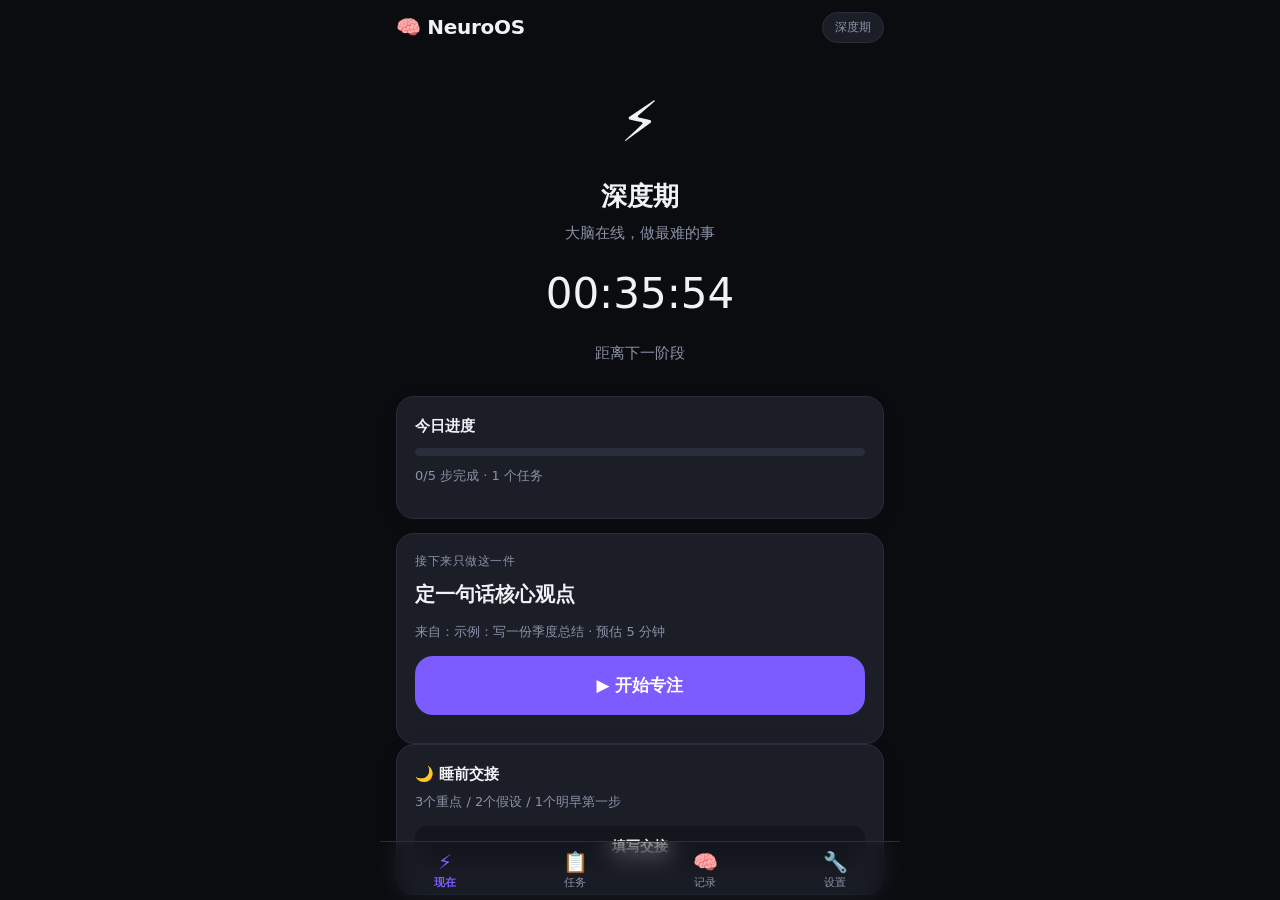
<file: adhd-intp-os-simple/index.html>
<!DOCTYPE html>
<html lang="zh-CN">
<head>
<meta charset="UTF-8">
<meta name="viewport" content="width=device-width, initial-scale=1.0, viewport-fit=cover">
<meta name="theme-color" content="#0a0c10">
<title>NeuroOS · 极简版</title>
<style>
:root{
  --bg:#0a0c10; --bg2:#14161d; --card:#1b1e27; --line:#2a2e3b;
  --text:#f0f2f6; --muted:#8b92a8; --pri:#7c5cff; --pri2:#9d85ff;
  --ok:#3ccf7a; --warn:#ffb648; --danger:#ff6b6b;
  --font:system-ui,-apple-system,BlinkMacSystemFont,"Segoe UI",Roboto,"PingFang SC","Microsoft YaHei",sans-serif;
  --r:18px;
}
[data-theme=light]{ --bg:#f6f7fa; --bg2:#eef0f5; --card:#fff; --line:#e2e5ed; --text:#1a1d26; --muted:#6b7280; }
*{box-sizing:border-box;margin:0;padding:0;-webkit-tap-highlight-color:transparent}
html,body{height:100%;font-family:var(--font);background:var(--bg);color:var(--text);line-height:1.55}
body{display:flex;flex-direction:column;max-width:520px;margin:0 auto;padding:0}
button{font-family:inherit;border:none;background:none;color:inherit;cursor:pointer}
.wrap{padding:16px}

/* Top */
.topbar{padding:12px 16px 6px;background:linear-gradient(180deg,var(--bg),transparent)}
.topbar .row{display:flex;align-items:center;justify-content:space-between;gap:10px}
h1{font-size:20px;font-weight:700;letter-spacing:-.3px}
.pill{font-size:12px;padding:5px 12px;border-radius:99px;background:var(--card);color:var(--muted);border:1px solid var(--line)}

/* Tabs */
.tabbar{position:fixed;bottom:0;left:50%;transform:translateX(-50%);width:100%;max-width:520px;display:flex;justify-content:space-around;padding:10px 0 calc(10px + env(safe-area-inset-bottom));background:rgba(var(--bg), .92);backdrop-filter:blur(12px);border-top:1px solid var(--line);z-index:40}
.tabbar button{flex:1;display:flex;flex-direction:column;align-items:center;gap:3px;font-size:11px;color:var(--muted);transition:.15s}
.tabbar button .ic{font-size:20px;line-height:1}
.tabbar button.on{color:var(--pri);font-weight:600}

/* Views */
main{flex:1;overflow-y:auto;padding:0 16px 90px;scroll-behavior:smooth}
.view{display:none}
.view.on{display:block}

/* Cards */
.card{background:var(--card);border:1px solid var(--line);border-radius:var(--r);padding:18px;margin-bottom:14px;box-shadow:0 4px 20px rgba(0,0,0,.08)}
.card-title{font-size:15px;font-weight:700;margin-bottom:6px}
.card-sub{font-size:13px;color:var(--muted);margin-bottom:14px}

/* Big action */
.big-action{display:block;width:100%;padding:18px;border-radius:var(--r);background:var(--pri);color:#fff;font-size:17px;font-weight:700;text-align:center;margin:10px 0;transition:.15s}
.big-action:active{transform:scale(.98)}
.big-action.ok{background:var(--ok)}
.big-action.warn{background:var(--warn);color:#1a1d26}

/* Inputs */
input,textarea,select{width:100%;padding:14px 16px;border-radius:14px;border:1px solid var(--line);background:var(--bg2);color:var(--text);font-size:15px;outline:none}
input:focus,textarea:focus,select:focus{border-color:var(--pri)}
textarea{min-height:120px;resize:vertical}
.input-row{display:flex;gap:10px;margin:12px 0}
.input-row input{flex:1}
.btn{padding:12px 18px;border-radius:12px;background:var(--bg2);color:var(--text);font-size:14px;font-weight:600;white-space:nowrap}
.btn.pri{background:var(--pri);color:#fff}
.btn.ok{background:var(--ok);color:#0a0c10}
.btn.warn{background:var(--warn);color:#1a1d26}
.btn.ghost{background:transparent;color:var(--muted)}
.btn.block{display:block;width:100%;text-align:center;margin:8px 0}
.btn.sm{padding:8px 12px;font-size:12px;border-radius:10px}

/* Now view */
.phase-big{text-align:center;padding:30px 20px}
.phase-big .emoji{font-size:56px;margin-bottom:10px}
.phase-big .name{font-size:26px;font-weight:800;margin-bottom:6px}
.phase-big .desc{font-size:15px;color:var(--muted)}
.countdown{font-size:42px;font-weight:300;font-variant-numeric:tabular-nums;margin:16px 0}
.next-box{background:var(--card);border:1px solid var(--line);border-radius:var(--r);padding:18px}
.next-box .label{font-size:12px;color:var(--muted);text-transform:uppercase;letter-spacing:.5px;margin-bottom:8px}
.next-box .title{font-size:20px;font-weight:700;margin-bottom:12px}
.next-box .meta{font-size:13px;color:var(--muted);margin-bottom:14px}

/* Quest list */
.quest-item{background:var(--card);border:1px solid var(--line);border-radius:var(--r);padding:16px;margin-bottom:10px}
.quest-item .title{font-size:16px;font-weight:700;margin-bottom:6px}
.quest-item .meta{font-size:13px;color:var(--muted);margin-bottom:12px}
.quest-item .progress{height:6px;background:var(--line);border-radius:99px;overflow:hidden;margin-bottom:12px}
.quest-item .progress i{display:block;height:100%;background:var(--pri);border-radius:99px}
.step-row{display:flex;align-items:center;gap:10px;padding:10px 0;border-bottom:1px solid var(--line)}
.step-row:last-child{border-bottom:none}
.step-row .chk{width:22px;height:22px;border-radius:50%;border:2px solid var(--line);display:flex;align-items:center;justify-content:center;font-size:12px;color:transparent}
.step-row.done .chk{background:var(--ok);border-color:var(--ok);color:#0a0c10}
.step-row.done .text{text-decoration:line-through;color:var(--muted)}
.step-row .text{flex:1;font-size:15px}

/* Focus overlay */
.focus-layer{position:fixed;inset:0;background:var(--bg);z-index:100;display:flex;flex-direction:column;align-items:center;justify-content:center;padding:30px;text-align:center}
.focus-layer .task{font-size:24px;font-weight:700;margin-bottom:30px;max-width:420px}
.focus-layer .timer{font-size:72px;font-weight:200;font-variant-numeric:tabular-nums;margin-bottom:30px}
.focus-layer .actions{display:flex;gap:12px;flex-wrap:wrap;justify-content:center}
.focus-layer .park{position:fixed;bottom:20px;left:16px;right:16px}
.focus-layer .park input{background:var(--card);border-color:var(--line)}

/* Modal */
.modal{position:fixed;inset:0;background:rgba(0,0,0,.65);z-index:90;display:flex;align-items:flex-end;justify-content:center}
.modal-sheet{background:var(--card);width:100%;max-width:520px;max-height:85vh;border-radius:24px 24px 0 0;padding:20px 16px calc(20px + env(safe-area-inset-bottom));overflow-y:auto}
.modal-title{font-size:18px;font-weight:700;margin-bottom:16px}

/* Toast */
.toast{position:fixed;top:16px;left:50%;transform:translateX(-50%) translateY(-100px);background:var(--card);color:var(--text);padding:12px 20px;border-radius:12px;border:1px solid var(--line);z-index:120;opacity:0;transition:.25s}
.toast.show{opacity:1;transform:translateX(-50%) translateY(0)}

/* Empty */
.empty{text-align:center;padding:50px 20px;color:var(--muted)}
.empty .big{font-size:48px;display:block;margin-bottom:12px}

/* Lists */
.list-item{display:flex;align-items:center;justify-content:space-between;padding:14px 0;border-bottom:1px solid var(--line)}
.list-item:last-child{border-bottom:none}
.list-item .left{flex:1}
.list-item .right{display:flex;gap:8px}

/* Stats */
.stat-grid{display:grid;grid-template-columns:repeat(2,1fr);gap:12px;margin:14px 0}
.stat-box{background:var(--card);border:1px solid var(--line);border-radius:var(--r);padding:16px;text-align:center}
.stat-box .num{font-size:28px;font-weight:800;color:var(--pri)}
.stat-box .label{font-size:12px;color:var(--muted);margin-top:4px}

/* Hide scrollbar */
::-webkit-scrollbar{width:0;height:0}
</style>
</head>
<body>

<div class="topbar"><div class="row">
  <h1>🧠 NeuroOS</h1>
  <span id="phase-pill" class="pill">加载中</span>
</div></div>

<main id="app">
  <section class="view on" id="view-now"></section>
  <section class="view" id="view-quests"></section>
  <section class="view" id="view-capture"></section>
  <section class="view" id="view-me"></section>
</main>

<nav class="tabbar" id="tabbar">
  <button data-tab="now" class="on"><span class="ic">⚡</span>现在</button>
  <button data-tab="quests"><span class="ic">📋</span>任务</button>
  <button data-tab="capture"><span class="ic">🧠</span>记录</button>
  <button data-tab="me"><span class="ic">🔧</span>设置</button>
</nav>

<div id="modal"></div>
<div id="toast" class="toast"></div>

<script>
const KEY='neuroos-v1';
const uid=()=>Math.random().toString(36).slice(2,9)+Date.now().toString(36).slice(-4);
const DAY=864e5;
const todayKey=()=>new Date().toLocaleDateString('sv');
let S,TAB='now',focusState=null;

/* ---------- Templates ---------- */
const TEMPLATES={
  write:{label:'写作',steps:[['定一句话核心观点',5],['列3个支撑点',10],['写最烂的第一稿',20],['改一遍',15],['定标题收尾',10]]},
  research:{label:'研究',steps:[['明确一个问题',5],['找2个可靠来源',15],['摘录关键信息',15],['整理成一句话结论',10],['标出还不确定的点',10]]},
  learn:{label:'学习',steps:[['看目录/框架',5],['快速扫读一遍',15],['记录3个新概念',15],['用自己的话复述',15],['做一道练习/应用',15]]},
  plan:{label:'策划',steps:[['定目标和Deadline',5],['列必须出现的元素',10],['排优先级',10],['做出最小可行版',20],['检查遗漏',10]]},
  talk:{label:'沟通',steps:[['想清要对方做什么',5],['写3条要点',10],['开场说结论',10],['补充必要背景',10],['确认下一步',5]]},
  tidy:{label:'整理',steps:[['分类成3堆',10],['快速决定第一批',15],['处理第二批',15],['收尾归位',10],['拍照/记录',5]]},
  dev:{label:'开发',steps:[['拆出一个最小功能点',10],['写伪代码/流程',10],['实现核心逻辑',25],['自测一遍',15],['提交/备份',5]]},
  habit:{label:'习惯',steps:[['穿上鞋/准备好',3],['做5分钟',5],['再5分钟',5],['记录完成',2],['奖励自己',5]]},
  default:{label:'通用',steps:[['想清楚最终成果',5],['拆成3小步',10],['先做第一步',15],['继续下一步',15],['收尾',10]]}
};

function classify(t){
  const s=t.toLowerCase();
  if(/写|文章|报告|总结|文案|论文|稿/.test(s)) return 'write';
  if(/查|研究|调研|资料|文献|分析/.test(s)) return 'research';
  if(/学|课|书|教程|知识/.test(s)) return 'learn';
  if(/策划|活动|会议|项目|方案|旅行|派对/.test(s)) return 'plan';
  if(/沟通|谈|说|聊|打电话|邮件|反馈/.test(s)) return 'talk';
  if(/整理|收拾|归档|分类|清/.test(s)) return 'tidy';
  if(/代码|开发|程序|功能|bug|修复/.test(s)) return 'dev';
  if(/习惯|运动|冥想|阅读|早起|喝水/.test(s)) return 'habit';
  return 'default';
}

/* ---------- Storage ---------- */
function load(){
  try{ S=JSON.parse(localStorage.getItem(KEY)); }catch(e){}
  if(!S) S=sampleData();
  migrate();
}
function save(){ localStorage.setItem(KEY,JSON.stringify(S)); }
function migrate(){
  S.settings ||= {wake:'09:00',start:'10:00',wind:'22:00',sleep:'00:30',theme:'dark'};
  S.quests ||= [];
  S.parking ||= {insight:[],question:[],block:[],idea:[],quote:[]};
  S.distills ||= [];
  S.log ||= {sessions:[],completions:[]};
  S.handoff ||= {d3:'',d2:'',d1:'',date:''};
}
function sampleData(){
  const q=mkQuest('示例：写一份季度总结');
  return {settings:{wake:'09:00',start:'10:00',wind:'22:00',sleep:'00:30',theme:'dark'},quests:[q],parking:{insight:[],question:[],block:[],idea:[],quote:[]},distills:[],log:{sessions:[],completions:[]},handoff:{d3:'',d2:'',d1:'',date:''}};
}
function mkQuest(title){
  const type=classify(title);
  const tmpl=TEMPLATES[type];
  return {
    id:uid(),title,type,
    status:'line',
    steps:tmpl.steps.map(([t,e])=>({id:uid(),title:t,est:e,done:false,today:false})),
    today:true,
    created:Date.now(),updated:Date.now()
  };
}

/* ---------- Phase ---------- */
function parseHM(s){ const [h,m]=s.split(':').map(Number); return h*60+m; }
function currentPhase(){
  const now=new Date();
  const min=now.getHours()*60+now.getMinutes();
  const w=parseHM(S.settings.wake), s=parseHM(S.settings.start), wd=parseHM(S.settings.wind), sl=parseHM(S.settings.sleep);
  if(sl<w){ // night crosses midnight
    if(min>=sl && min<w) return {key:'sleep',name:'睡眠期',emoji:'🌙',desc:'现在不是工作时间，好好休息'};
  }else{
    if(min>=sl || min<w) return {key:'sleep',name:'睡眠期',emoji:'🌙',desc:'现在不是工作时间，好好休息'};
  }
  if(min>=w && min<s) return {key:'calibrate',name:'校准期',emoji:'🌅',desc:'低刺激启动，不要立刻处理复杂任务'};
  if(min>=s && min<wd) return {key:'deep',name:'深度期',emoji:'⚡',desc:'大脑在线，做最难的事'};
  return {key:'creative',name:'创意期',emoji:'🔥',desc:'适合发散、整理、收尾'};
}
function nextBoundaryMin(){
  const now=new Date(); const min=now.getHours()*60+now.getMinutes();
  const boundaries=[parseHM(S.settings.wake),parseHM(S.settings.start),parseHM(S.settings.wind),parseHM(S.settings.sleep)];
  for(let b of boundaries) if(b>min) return b;
  return boundaries[0]+1440;
}
function fmtDuration(min){
  const h=Math.floor(min/60), m=min%60;
  return h? `${h}小时${m}分`:`${m}分钟`;
}
function timeLeft(){
  const now=new Date(); const cur=now.getHours()*3600+now.getMinutes()*60+now.getSeconds();
  const next=nextBoundaryMin()*60;
  let diff=next-cur; if(diff<0) diff+=86400;
  const h=Math.floor(diff/3600), m=Math.floor((diff%3600)/60), s=diff%60;
  return `${String(h).padStart(2,'0')}:${String(m).padStart(2,'0')}:${String(s).padStart(2,'0')}`;
}

/* ---------- Quest helpers ---------- */
function allSteps(q){ return q.steps || []; }
function nextStep(q){ return allSteps(q).find(s=>!s.done); }
function progress(q){ const a=allSteps(q); if(!a.length) return 0; return Math.round(a.filter(s=>s.done).length/a.length*100); }
function questProgress(){
  const active=S.quests.filter(q=>q.today);
  const totalSteps=active.reduce((n,q)=>n+allSteps(q).length,0);
  const doneSteps=active.reduce((n,q)=>n+allSteps(q).filter(s=>s.done).length,0);
  return {total:totalSteps,done:doneSteps};
}
function findQuest(id){ return S.quests.find(q=>q.id===id); }

/* ---------- Render ---------- */
function renderAll(){
  document.documentElement.dataset.theme=S.settings.theme;
  document.getElementById('phase-pill').textContent=currentPhase().name;
  document.querySelectorAll('.tabbar button').forEach(b=>b.classList.toggle('on',b.dataset.tab===TAB));
  document.querySelectorAll('.view').forEach(v=>v.classList.toggle('on',v.id===`view-${TAB}`));
  const fn={now:vNow,quests:vQuests,capture:vCapture,me:vMe}[TAB];
  if(fn) fn();
  if(focusState) renderFocus();
}

function vNow(){
  const phase=currentPhase();
  const {total,done}=questProgress();
  const pct=total?Math.round(done/total*100):0;
  // pick next step
  let next=null, quest=null;
  for(const q of S.quests.filter(q=>q.today)){
    const s=nextStep(q); if(s){ next=s; quest=q; break; }
  }
  document.getElementById('view-now').innerHTML=`
  <div class="phase-big">
    <div class="emoji">${phase.emoji}</div>
    <div class="name">${phase.name}</div>
    <div class="desc">${phase.desc}</div>
    <div class="countdown" id="countdown">${timeLeft()}</div>
    <div class="desc">距离下一阶段</div>
  </div>

  <div class="card">
    <div class="card-title">今日进度</div>
    <div class="progress" style="height:8px;background:var(--line);border-radius:99px;overflow:hidden;margin:10px 0"><i style="display:block;height:100%;width:${pct}%;background:var(--pri);border-radius:99px"></i></div>
    <div class="card-sub">${done}/${total} 步完成 · ${S.quests.filter(q=>q.today).length} 个任务</div>
  </div>

  ${next?`
  <div class="next-box">
    <div class="label">接下来只做这一件</div>
    <div class="title">${esc(next.title)}</div>
    <div class="meta">来自：${esc(quest.title)} · 预估 ${next.est||15} 分钟</div>
    <button class="big-action" data-act="focus-next">▶ 开始专注</button>
  </div>`:`<div class="card empty"><span class="big">🎉</span>今天没有待做步骤了，去休息或记录新想法。</div>`}

  ${S.handoff.date!==todayKey()?`
  <div class="card">
    <div class="card-title">🌙 睡前交接</div>
    <div class="card-sub">3个重点 / 2个假设 / 1个明早第一步</div>
    <button class="btn block" data-act="open-handoff">填写交接</button>
  </div>`:`<div class="card"><div class="card-title">🌅 明早第一步</div><div style="font-size:16px;font-weight:600">${S.handoff.d1||'还没设置'}</div></div>`}
  `;
  startCountdown();
}

let cdTimer=null;
function startCountdown(){
  if(cdTimer) clearInterval(cdTimer);
  const el=document.getElementById('countdown');
  if(el) el.textContent=timeLeft();
  cdTimer=setInterval(()=>{ const el=document.getElementById('countdown'); if(el) el.textContent=timeLeft(); },1000);
}

function vQuests(){
  const v=document.getElementById('view-quests');
  const qs=S.quests.slice().sort((a,b)=>b.updated-a.updated);
  v.innerHTML=`
  <div class="input-row">
    <input id="new-quest-title" placeholder="输入一件事，比如：写季度总结">
    <button class="btn pri" data-act="add-quest">添加</button>
  </div>
  <div class="card" style="padding:12px 16px">
    <div style="font-size:13px;color:var(--muted)">💡 输入后会自动识别类型并拆成5小步。只做下一步。</div>
  </div>
  ${qs.map(q=>{
    const p=progress(q);
    const nxt=nextStep(q);
    return `<div class="quest-item">
      <div class="title">${esc(q.title)}</div>
      <div class="meta">${TEMPLATES[q.type]?.label||'通用'} · ${q.today?'☀️ 今天':'📦 仓库'} · ${nxt?'下一步：'+esc(nxt.title):'已完成'}</div>
      <div class="progress"><i style="width:${p}%"></i></div>
      <div style="display:flex;gap:8px">
        <button class="btn pri" data-act="focus-quest" data-id="${q.id}">▶ 专注</button>
        <button class="btn" data-act="toggle-today" data-id="${q.id}">${q.today?'移出今天':'☀️ 今天'}</button>
        <button class="btn ghost" data-act="delete-quest" data-id="${q.id}">删除</button>
      </div>
      <div style="margin-top:12px">
        ${allSteps(q).map((s,i)=>`<div class="step-row ${s.done?'done':''}" data-id="${s.id}" data-qid="${q.id}">
          <div class="chk">✓</div>
          <div class="text">${esc(s.title)}</div>
          <div class="btn sm ghost" data-act="focus-step" data-qid="${q.id}" data-sid="${s.id}">专注</div>
        </div>`).join('')}
      </div>
    </div>`;
  }).join('')}
  ${qs.length?'':'<div class="empty"><span class="big">📋</span>还没有任务，在上面输入一件。</div>'}
  `;
}

function vCapture(){
  const v=document.getElementById('view-capture');
  const cats=[{k:'idea',l:'💡 想法'},{k:'question',l:'❓ 问题'},{k:'block',l:'🚧 卡点'},{k:'insight',l:'💎 洞察'},{k:'quote',l:'✍️ 金句'}];
  const items=[];
  cats.forEach(c=>S.parking[c.k].forEach(it=>items.push({...it,cat:c.k,catLabel:c.l})));
  items.sort((a,b)=>b.t-a.t);
  v.innerHTML=`
  <div class="card">
    <div class="card-title">快速记录</div>
    <div class="input-row">
      <input id="park-text" placeholder="脑中冒出什么就先丢这里">
      <select id="park-cat" style="width:auto;min-width:90px">
        ${cats.map(c=>`<option value="${c.k}">${c.l}</option>`).join('')}
      </select>
    </div>
    <button class="btn block pri" data-act="park-add">保存记录</button>
  </div>

  <div class="card">
    <div class="card-title">信息蒸馏</div>
    <div class="card-sub">把长资料/文章粘贴进来，整理成可执行结论</div>
    <textarea id="distill-raw" placeholder="粘贴资料、笔记、聊天记录..."></textarea>
    <button class="btn block" data-act="distill-run">开始蒸馏</button>
  </div>

  ${items.length?`<div class="card"><div class="card-title">最近记录</div>
    ${items.slice(0,15).map(it=>`<div class="list-item">
      <div class="left">
        <div style="font-size:13px;color:var(--muted)">${it.catLabel}</div>
        <div style="font-size:15px">${esc(it.text)}</div>
      </div>
      <div class="right"><button class="btn sm ghost" data-act="park-del" data-id="${it.id}" data-cat="${it.cat}">✕</button></div>
    </div>`).join('')}
  </div>`:''}
  `;
}

function vMe(){
  const v=document.getElementById('view-me');
  const logs=S.log.sessions;
  const week=[0,0,0,0,0,0,0];
  const now=new Date();
  logs.forEach(s=>{
    const d=new Date(s.start);
    const diff=Math.floor((now-d)/DAY);
    if(diff>=0 && diff<7) week[6-diff]+=(s.actual||s.est||0);
  });
  const totalDone=S.log.completions.length;
  const totalMin=logs.reduce((n,s)=>n+(s.actual||0),0);
  v.innerHTML=`
  <div class="card">
    <div class="card-title">⏰ 节律设置</div>
    <div class="card-sub">起床 / 上线 / 断电 / 入睡</div>
    <div style="display:grid;grid-template-columns:1fr 1fr;gap:12px;margin:12px 0">
      <div><div style="font-size:12px;color:var(--muted)">起床</div><input type="time" id="set-wake" value="${S.settings.wake}"></div>
      <div><div style="font-size:12px;color:var(--muted)">上线</div><input type="time" id="set-start" value="${S.settings.start}"></div>
      <div><div style="font-size:12px;color:var(--muted)">断电</div><input type="time" id="set-wind" value="${S.settings.wind}"></div>
      <div><div style="font-size:12px;color:var(--muted)">入睡</div><input type="time" id="set-sleep" value="${S.settings.sleep}"></div>
    </div>
    <button class="btn block pri" data-act="save-settings">保存节律</button>
  </div>

  <div class="stat-grid">
    <div class="stat-box"><div class="num">${totalDone}</div><div class="label">已完成</div></div>
    <div class="stat-box"><div class="num">${Math.round(totalMin)}</div><div class="label">专注分钟</div></div>
    <div class="stat-box"><div class="num">${S.quests.length}</div><div class="label">总任务</div></div>
    <div class="stat-box"><div class="num">${week.reduce((a,b)=>a+b,0)}</div><div class="label">近7天分钟</div></div>
  </div>

  <div class="card">
    <div class="card-title">外观</div>
    <button class="btn block" data-act="toggle-theme">切换 ${S.settings.theme==='dark'?'浅色':'深色'} 主题</button>
  </div>

  <div class="card">
    <div class="card-title">数据备份</div>
    <div class="card-sub">所有数据存在本机，建议定期导出</div>
    <button class="btn block" data-act="export-data">导出 JSON</button>
    <button class="btn block ghost" style="margin-top:8px" data-act="import-data">导入 JSON</button>
    <button class="btn block warn" style="margin-top:8px" data-act="wipe-data">清空所有数据</button>
  </div>
  `;
}

/* ---------- Focus ---------- */
function startFocus(qid,sid){
  const q=findQuest(qid); if(!q) return;
  const s=sid?allSteps(q).find(x=>x.id===sid):nextStep(q); if(!s) return;
  focusState={qid,sid:s.id,start:Date.now(),elapsed:0,running:true,est:s.est||15};
  save(); renderAll();
  focusTimer=setInterval(tickFocus,1000);
}
let focusTimer=null;
function tickFocus(){
  if(!focusState||!focusState.running) return;
  focusState.elapsed=Math.floor((Date.now()-focusState.start)/1000);
  const el=document.getElementById('focus-timer');
  if(el) el.textContent=fmtTimer(focusState.elapsed);
}
function fmtTimer(sec){
  const m=Math.floor(sec/60), s=sec%60;
  return `${String(m).padStart(2,'0')}:${String(s).padStart(2,'0')}`;
}
function renderFocus(){
  const q=findQuest(focusState.qid); if(!q){ endFocus(false); return; }
  const s=allSteps(q).find(x=>x.id===focusState.sid); if(!s){ endFocus(false); return; }
  const modal=document.getElementById('modal');
  modal.innerHTML=`
  <div class="focus-layer">
    <div style="position:absolute;top:20px;right:20px"><button class="btn ghost" data-act="exit-focus">✕</button></div>
    <div class="task">${esc(s.title)}</div>
    <div class="timer" id="focus-timer">${fmtTimer(focusState.elapsed)}</div>
    <div style="color:var(--muted);margin-bottom:30px">${focusState.running?'专注中':'已暂停'}</div>
    <div class="actions">
      <button class="btn ${focusState.running?'warn':'ok'}" style="font-size:16px;padding:14px 28px" data-act="focus-pause">${focusState.running?'⏸ 暂停':'▶ 继续'}</button>
      <button class="btn ok" style="font-size:16px;padding:14px 28px" data-act="focus-done">✓ 完成</button>
    </div>
    <div class="park">
      <div class="input-row">
        <input id="focus-park" placeholder="脑中冒出想法，先丢这里继续专注">
        <button class="btn" data-act="focus-park-add">保存</button>
      </div>
    </div>
  </div>`;
}
function endFocus(record){
  if(focusTimer){ clearInterval(focusTimer); focusTimer=null; }
  if(record && focusState){
    const q=findQuest(focusState.qid);
    const s=q?allSteps(q).find(x=>x.id===focusState.sid):null;
    S.log.sessions.push({id:uid(),qid:focusState.qid,sid:focusState.sid,est:focusState.est,actual:Math.floor(focusState.elapsed/60),start:focusState.start,end:Date.now()});
    if(s){ s.done=true; q.updated=Date.now(); }
    S.log.completions.push({id:uid(),qid:focusState.qid,sid:focusState.sid,t:Date.now()});
  }
  focusState=null; save(); renderAll();
  document.getElementById('modal').innerHTML='';
}

/* ---------- Actions ---------- */
document.addEventListener('click',e=>{
  // Tabs first (they don't have data-act)
  const t=e.target.closest('[data-tab]');
  if(t){ TAB=t.dataset.tab; renderAll(); return; }

  const b=e.target.closest('[data-act]'); if(!b) return;
  const a=b.dataset.act, id=b.dataset.id, qid=b.dataset.qid, sid=b.dataset.sid;

  switch(a){
    case 'focus-next': case 'focus-quest': case 'focus-step':{
      const targetQid=qid||id||nextQuestId(); if(!targetQid) return;
      startFocus(targetQid,sid); break;
    }
    case 'focus-pause': if(focusState){ focusState.running=!focusState.running; if(focusState.running){ focusState.start=Date.now()-focusState.elapsed*1000; focusTimer=setInterval(tickFocus,1000); } renderFocus(); } break;
    case 'focus-done': endFocus(true); break;
    case 'exit-focus': endFocus(false); break;
    case 'focus-park-add':{
      const inp=document.getElementById('focus-park'); const v=inp?.value.trim(); if(!v) return;
      S.parking.idea.push({id:uid(),text:v,t:Date.now()}); save(); inp.value=''; toast('已保存到记录'); break;
    }
    case 'add-quest':{
      const inp=document.getElementById('new-quest-title'); const v=inp?.value.trim(); if(!v) return;
      const q=mkQuest(v); S.quests.unshift(q); save(); inp.value=''; toast('已添加，自动拆成5步'); renderAll(); break;
    }
    case 'toggle-today':{
      const q=findQuest(id); if(q){ q.today=!q.today; q.updated=Date.now(); save(); renderAll(); } break;
    }
    case 'delete-quest':{
      const q=findQuest(id); if(q && confirm('删除这个任务？')){ S.quests=S.quests.filter(x=>x.id!==id); save(); renderAll(); } break;
    }
    case 'park-add':{
      const inp=document.getElementById('park-text'); const v=inp?.value.trim(); const cat=document.getElementById('park-cat')?.value||'idea'; if(!v) return;
      S.parking[cat].push({id:uid(),text:v,t:Date.now()}); save(); inp.value=''; toast('已记录'); renderAll(); break;
    }
    case 'park-del':{
      S.parking[id]=S.parking[id].filter(x=>x.id!==qid); save(); renderAll(); break;
    }
    case 'distill-run':{
      const raw=document.getElementById('distill-raw')?.value.trim(); if(!raw) return;
      const lines=raw.split(/\n/).filter(x=>x.trim());
      const summary=lines.slice(0,3).join('；')||raw.slice(0,80);
      S.distills.push({id:uid(),raw,summary,t:Date.now()});
      // also create quest from distill
      const q=mkQuest('整理：'+summary.slice(0,20));
      S.quests.unshift(q); save(); toast('已蒸馏并生成任务'); renderAll(); break;
    }
    case 'open-handoff': openHandoff(); break;
    case 'save-handoff': saveHandoff(); break;
    case 'save-settings': saveSettings(); break;
    case 'toggle-theme': S.settings.theme=S.settings.theme==='dark'?'light':'dark'; save(); renderAll(); break;
    case 'export-data': exportData(); break;
    case 'import-data': importData(); break;
    case 'wipe-data': if(confirm('确定清空所有数据？不可恢复。')){ localStorage.removeItem(KEY); location.reload(); } break;
  }
});

// step checkbox click
document.addEventListener('click',e=>{
  const row=e.target.closest('.step-row');
  if(!row || e.target.closest('[data-act]')) return;
  const q=findQuest(row.dataset.qid); const s=allSteps(q).find(x=>x.id===row.dataset.id); if(!s) return;
  s.done=!s.done; q.updated=Date.now(); save(); renderAll();
});

function nextQuestId(){
  for(const q of S.quests.filter(q=>q.today)){ if(nextStep(q)) return q.id; }
  return S.quests[0]?.id;
}

function openHandoff(){
  const m=document.getElementById('modal');
  m.innerHTML=`<div class="modal" data-act="close-handoff">
    <div class="modal-sheet">
      <div class="modal-title">🌙 睡前交接</div>
      <div style="margin-bottom:12px;font-size:13px;color:var(--muted)">写完后明早首页只显示这一条，降低启动阻力。</div>
      <div style="display:flex;flex-direction:column;gap:10px">
        <input id="h3" placeholder="今天最重要的3个重点（用 / 分隔）" value="${esc(S.handoff.d3)}">
        <input id="h2" placeholder="今天产生的2个假设/问题" value="${esc(S.handoff.d2)}">
        <input id="h1" placeholder="明早第一步做什么" value="${esc(S.handoff.d1)}">
        <button class="btn block pri" data-act="save-handoff">保存交接</button>
      </div>
    </div>
  </div>`;
}
function saveHandoff(){
  S.handoff={
    d3:document.getElementById('h3')?.value.trim()||'',
    d2:document.getElementById('h2')?.value.trim()||'',
    d1:document.getElementById('h1')?.value.trim()||'',
    date:todayKey()
  }; save(); document.getElementById('modal').innerHTML=''; renderAll(); toast('交接已保存');
}
function saveSettings(){
  S.settings.wake=document.getElementById('set-wake').value;
  S.settings.start=document.getElementById('set-start').value;
  S.settings.wind=document.getElementById('set-wind').value;
  S.settings.sleep=document.getElementById('set-sleep').value;
  save(); renderAll(); toast('节律已保存');
}
function exportData(){
  const blob=new Blob([JSON.stringify(S,null,2)],{type:'application/json'});
  const a=document.createElement('a'); a.href=URL.createObjectURL(blob); a.download=`neuroos-backup-${todayKey()}.json`; a.click();
}
function importData(){
  const inp=document.createElement('input'); inp.type='file'; inp.accept='.json';
  inp.onchange=()=>{ const f=inp.files[0]; if(!f) return; const r=new FileReader(); r.onload=e=>{ try{ S=JSON.parse(e.target.result); save(); location.reload(); }catch(err){ toast('导入失败'); } }; r.readAsText(f); };
  inp.click();
}
function esc(s){ return String(s).replace(/&/g,'&amp;').replace(/</g,'&lt;').replace(/>/g,'&gt;'); }
function toast(s){ const t=document.getElementById('toast'); t.textContent=s; t.classList.add('show'); setTimeout(()=>t.classList.remove('show'),2000); }

// close modal by backdrop
/* no dedicated handler; click outside sheet won't close for handoff to reduce misclick */

load(); renderAll();
</script>
</body>
</html>
</file>
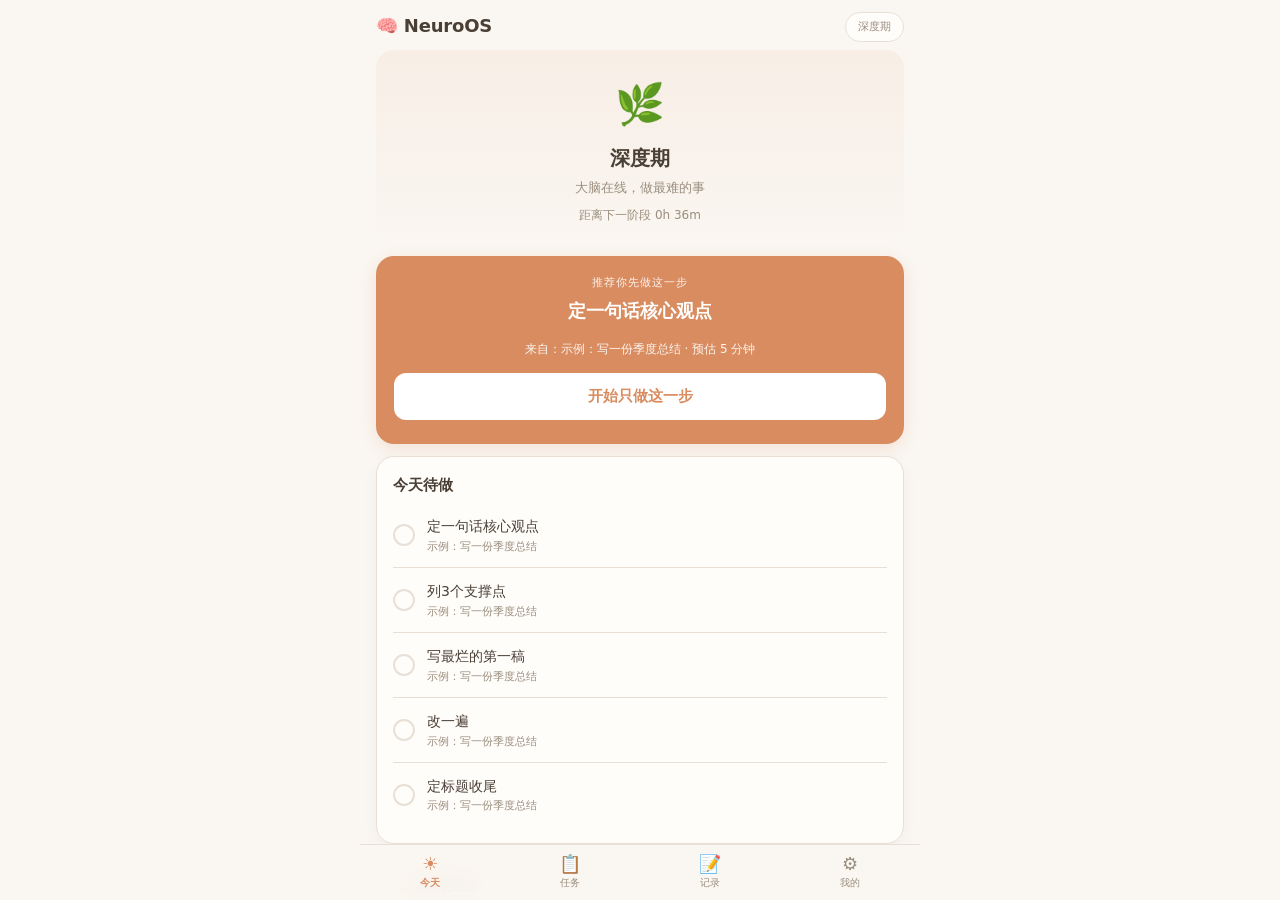
<file: adhd-intp-os-warm/index.html>
<!DOCTYPE html>
<html lang="zh-CN">
<head>
<meta charset="UTF-8">
<meta name="viewport" content="width=device-width, initial-scale=1.0, viewport-fit=cover">
<meta name="theme-color" content="#faf6f1">
<title>NeuroOS · 暖系完整版</title>
<style>
:root{
  --bg:#faf6f1; --bg2:#f5efe8; --card:#fffdfa; --line:#e8e0d6;
  --text:#4a3f35; --muted:#9a8e7e; --pri:#d98c5f; --pri2:#e8a87c;
  --ok:#8fb88e; --warn:#e8c36d; --danger:#e08e8e; --info:#7eb8c9;
  --net:#c9a86c; --net2:#b08d4f; --tree:#d98c5f; --tree2:#c0784d; --linec:#8fb88e; --line2:#76a075;
  --font:system-ui,-apple-system,BlinkMacSystemFont,"Segoe UI",Roboto,"PingFang SC","Microsoft YaHei",sans-serif;
  --r:18px;
}
*{box-sizing:border-box;margin:0;padding:0;-webkit-tap-highlight-color:transparent}
html,body{height:100%;font-family:var(--font);background:var(--bg);color:var(--text);line-height:1.6;overscroll-behavior:none}
body{display:flex;flex-direction:column;max-width:560px;margin:0 auto;padding:0}
button{font-family:inherit;border:none;background:none;color:inherit;cursor:pointer}

.topbar{padding:12px 16px 8px;display:flex;align-items:center;justify-content:space-between;position:sticky;top:0;background:var(--bg);z-index:40}
h1{font-size:18px;font-weight:700;letter-spacing:-.2px}
.pill{font-size:11px;padding:5px 12px;border-radius:99px;background:var(--card);color:var(--muted);border:1px solid var(--line);font-weight:500}

.tabbar{position:fixed;bottom:0;left:50%;transform:translateX(-50%);width:100%;max-width:560px;display:flex;justify-content:space-around;padding:10px 0 calc(10px + env(safe-area-inset-bottom));background:rgba(250,246,241,.95);backdrop-filter:blur(12px);border-top:1px solid var(--line);z-index:40}
.tabbar button{flex:1;display:flex;flex-direction:column;align-items:center;gap:3px;font-size:10px;color:var(--muted);font-weight:500}
.tabbar button.on{color:var(--pri);font-weight:700}
.tabbar .ic{font-size:18px;line-height:1}

main{flex:1;overflow-y:auto;padding:0 16px 100px}
.view{display:none}
.view.on{display:block}

.card{background:var(--card);border:1px solid var(--line);border-radius:var(--r);padding:16px;margin-bottom:12px;box-shadow:0 4px 16px rgba(74,63,53,.04)}
.card.net{border-left:4px solid var(--net)}
.card.tree{border-left:4px solid var(--tree)}
.card.linec{border-left:4px solid var(--linec)}
.card-title{font-size:15px;font-weight:700;margin-bottom:6px}
.card-sub{font-size:13px;color:var(--muted);margin-bottom:14px;line-height:1.5}
.tiny{font-size:12px;color:var(--muted)}
.muted{color:var(--muted)}

input,textarea,select{width:100%;padding:12px 14px;border-radius:14px;border:1px solid var(--line);background:var(--bg2);color:var(--text);font-size:15px;outline:none}
input:focus,textarea:focus,select:focus{border-color:var(--pri2);background:var(--card)}
textarea{min-height:90px;resize:vertical}

.btn{padding:10px 14px;border-radius:12px;background:var(--bg2);color:var(--text);font-size:13px;font-weight:600;white-space:nowrap;display:inline-flex;align-items:center;justify-content:center;gap:5px}
.btn.pri{background:var(--pri);color:#fff;box-shadow:0 3px 10px rgba(217,140,95,.2)}
.btn.ok{background:var(--ok);color:#fff}
.btn.warn{background:var(--warn);color:#4a3f35}
.btn.ghost{background:transparent;color:var(--muted)}
.btn.block{display:block;width:100%;text-align:center;margin:6px 0}
.btn.sm{padding:6px 10px;font-size:12px;border-radius:9px}
.btn.xs{padding:4px 8px;font-size:11px;border-radius:7px}
.btn.big{padding:14px 18px;font-size:15px}
.btn:disabled{opacity:.4;cursor:not-allowed}

.row{display:flex;gap:8px;align-items:center;flex-wrap:wrap}
.row.between{justify-content:space-between}
.grow{flex:1;min-width:0}

/* Onboarding */
.onboarding{position:fixed;inset:0;background:var(--bg);z-index:100;display:flex;flex-direction:column;justify-content:center;padding:30px;text-align:center}
.onboarding h2{font-size:22px;font-weight:800;margin-bottom:12px}
.onboarding p{font-size:14px;color:var(--muted);margin-bottom:24px;line-height:1.7}
.onboarding input{font-size:17px;padding:16px;text-align:center;margin-bottom:14px}

/* Today */
.phase-big{text-align:center;padding:22px 18px 18px;background:linear-gradient(180deg,rgba(217,140,95,.08),transparent);border-radius:var(--r);margin-bottom:12px}
.phase-big .emoji{font-size:40px;margin-bottom:6px}
.phase-big .name{font-size:20px;font-weight:800;margin-bottom:4px}
.phase-big .desc{font-size:13px;color:var(--muted)}
.rhythm-bar{display:flex;height:32px;border-radius:10px;overflow:hidden;background:var(--bg2);border:1px solid var(--line);margin:12px 0}
.rhythm-bar div{display:flex;align-items:center;justify-content:center;font-size:9px;color:var(--muted);white-space:nowrap;overflow:hidden}
.rhythm-bar .sleep{background:#e8e0d6}
.rhythm-bar .calm{background:#f0e6d8}
.rhythm-bar .deep{background:#e8d5c4;color:var(--text)}
.rhythm-bar .creative{background:#f5e6c8}
.rhythm-bar .wind{background:#e8d8d8}

.rec-box{background:var(--pri);color:#fff;border-radius:var(--r);padding:18px;margin-bottom:12px;text-align:center;box-shadow:0 4px 16px rgba(217,140,95,.18)}
.rec-box .label{font-size:11px;opacity:.9;margin-bottom:6px;text-transform:uppercase;letter-spacing:1px}
.rec-box .title{font-size:18px;font-weight:700;margin-bottom:14px}
.rec-box .btn{background:#fff;color:var(--pri);border:none}

.today-list .item{display:flex;align-items:center;gap:12px;padding:12px 0;border-bottom:1px solid var(--line)}
.today-list .item:last-child{border-bottom:none}
.today-list .chk{width:22px;height:22px;border-radius:50%;border:2px solid var(--line);display:flex;align-items:center;justify-content:center;font-size:12px;color:transparent;flex-shrink:0}
.today-list .item.done .chk{background:var(--ok);border-color:var(--ok);color:#fff}
.today-list .item.done .text{text-decoration:line-through;color:var(--muted)}
.today-list .text{flex:1;font-size:14px}
.today-list .from{font-size:11px;color:var(--muted)}

/* Single step */
.single-step{position:fixed;inset:0;background:var(--bg);z-index:100;display:flex;flex-direction:column;justify-content:center;align-items:center;padding:28px;text-align:center}
.single-step .label{font-size:12px;color:var(--muted);margin-bottom:14px}
.single-step .task{font-size:24px;font-weight:800;margin-bottom:12px;max-width:440px;line-height:1.35}
.single-step .meta{color:var(--muted);margin-bottom:36px}
.single-step .actions{display:flex;flex-direction:column;gap:10px;width:100%;max-width:300px}

/* Quest list */
.quest-item{background:var(--card);border:1px solid var(--line);border-radius:var(--r);padding:14px;margin-bottom:10px}
.quest-item .title{font-size:15px;font-weight:700;margin-bottom:4px}
.quest-item .meta{font-size:12px;color:var(--muted);margin-bottom:10px}
.quest-item .progress{height:5px;background:var(--line);border-radius:99px;overflow:hidden;margin-bottom:10px}
.quest-item .progress i{display:block;height:100%;background:var(--pri);border-radius:99px}
.badge{font-size:10px;padding:2px 7px;border-radius:99px;background:var(--bg2);border:1px solid var(--line);color:var(--muted)}
.badge.net{background:rgba(201,168,108,.12);color:var(--net2);border-color:transparent}
.badge.tree{background:rgba(217,140,95,.12);color:var(--tree2);border-color:transparent}
.badge.linec{background:rgba(143,184,142,.12);color:var(--line2);border-color:transparent}

/* Quest detail */
.workspace-tabs{display:flex;gap:8px;margin-bottom:12px}
.workspace-tabs .btn{flex:1}
.workspace-tabs .btn.on{background:var(--pri);color:#fff}

/* Net */
.net-canvas{position:relative;width:100%;height:320px;background:var(--bg2);border:1px dashed var(--line);border-radius:var(--r);overflow:hidden;touch-action:none}
.net-node{position:absolute;padding:7px 11px;border-radius:10px;background:var(--card);border:1px solid var(--line);font-size:12px;cursor:grab;user-select:none;white-space:nowrap;z-index:2;max-width:150px;overflow:hidden;text-overflow:ellipsis}
.net-node.selected{box-shadow:0 0 0 2px var(--net);border-color:var(--net)}
.net-edge{position:absolute;height:2px;background:var(--muted);transform-origin:left center;z-index:1;pointer-events:none;opacity:.4}
.net-canvas .hint{position:absolute;bottom:6px;left:6px;color:var(--muted);font-size:10px;background:var(--bg);padding:3px 7px;border-radius:6px}

/* Tree */
.tree-root{background:var(--bg2);border:1px solid var(--line);border-radius:12px;padding:10px;margin-bottom:8px}
.tree-root h4{margin:0 0 8px;font-size:12px;font-weight:700}
.tree-item{padding:7px 8px;border-radius:8px;background:var(--card);margin-bottom:5px;font-size:13px;display:flex;gap:7px;align-items:center}
.tree-item .handle{color:var(--muted);cursor:grab}

/* Line */
.line-step{display:flex;gap:10px;align-items:flex-start;padding:10px;border-radius:12px;background:var(--bg2);border:1px solid transparent;margin-bottom:6px}
.line-step.done{opacity:.55}
.line-step .chk{width:20px;height:20px;min-width:20px;border-radius:6px;border:2px solid var(--line);display:flex;align-items:center;justify-content:center;font-size:11px;color:transparent}
.line-step .chk.on{background:var(--ok);border-color:var(--ok);color:#fff}

/* Modal / Sheet */
.modal{position:fixed;inset:0;background:rgba(74,63,53,.5);z-index:90;display:flex;align-items:flex-end;justify-content:center}
.modal-sheet{background:var(--card);width:100%;max-width:560px;border-radius:24px 24px 0 0;padding:18px 16px calc(18px + env(safe-area-inset-bottom));max-height:85vh;overflow-y:auto}
.modal-title{font-size:17px;font-weight:700;margin-bottom:14px}

.toast{position:fixed;top:14px;left:50%;transform:translateX(-50%) translateY(-100px);background:var(--card);padding:11px 18px;border-radius:12px;border:1px solid var(--line);z-index:120;opacity:0;transition:.25s;box-shadow:0 4px 16px rgba(74,63,53,.1)}
.toast.show{opacity:1;transform:translateX(-50%) translateY(0)}

.empty{text-align:center;padding:40px 18px;color:var(--muted)}
.empty .big{font-size:44px;display:block;margin-bottom:10px}
.list-item{display:flex;align-items:center;justify-content:space-between;padding:12px 0;border-bottom:1px solid var(--line)}
.list-item:last-child{border-bottom:none}
.stat-grid{display:grid;grid-template-columns:repeat(2,1fr);gap:10px;margin:12px 0}
.stat-box{background:var(--card);border:1px solid var(--line);border-radius:var(--r);padding:14px;text-align:center}
.stat-box .num{font-size:26px;font-weight:800;color:var(--pri)}
.stat-box .label{font-size:11px;color:var(--muted);margin-top:3px}

.kv{display:flex;justify-content:space-between;padding:8px 0;border-bottom:1px solid var(--line);font-size:14px}
.kv:last-child{border:none}

.bar-chart{display:flex;align-items:flex-end;gap:4px;height:80px;margin-top:8px}
.bar-chart div{flex:1;background:var(--pri2);border-radius:5px 5px 0 0;min-height:4px;position:relative}
.bar-chart div span{position:absolute;top:-14px;left:0;right:0;text-align:center;font-size:9px;color:var(--muted)}

.probe-box{border:1px dashed var(--line);border-radius:12px;padding:10px;background:var(--bg2);margin-top:8px}

::-webkit-scrollbar{width:0;height:0}
</style>
</head>
<body>

<div class="topbar">
  <h1>🧠 NeuroOS</h1>
  <span id="phase-pill" class="pill">加载中</span>
</div>

<main id="app">
  <section class="view on" id="view-now"></section>
  <section class="view" id="view-quests"></section>
  <section class="view" id="view-capture"></section>
  <section class="view" id="view-me"></section>
</main>

<nav class="tabbar" id="tabbar">
  <button data-tab="now" class="on"><span class="ic">☀️</span>今天</button>
  <button data-tab="quests"><span class="ic">📋</span>任务</button>
  <button data-tab="capture"><span class="ic">📝</span>记录</button>
  <button data-tab="me"><span class="ic">⚙️</span>我的</button>
</nav>

<div id="modal"></div>
<div id="toast" class="toast"></div>

<script>
if('serviceWorker' in navigator){
  navigator.serviceWorker.getRegistrations().then(function(regs){
    regs.forEach(function(r){ r.unregister(); });
  }).catch(function(){});
}

const KEY='neuroos-v1';
const uid=function(){ return Math.random().toString(36).slice(2,9)+Date.now().toString(36).slice(-4); };
const DAY=864e5;
const todayKey=function(){ return new Date().toLocaleDateString('sv'); };
let S,TAB='now',singleStep=null,openQuest=null,selectedNetNodes=[];

const TEMPLATES={
  write:{label:'写作',steps:[['定一句话核心观点',5],['列3个支撑点',10],['写最烂的第一稿',20],['改一遍',15],['定标题收尾',10]]},
  research:{label:'研究',steps:[['明确一个问题',5],['找2个可靠来源',15],['摘录关键信息',15],['整理成一句话结论',10],['标出还不确定的点',10]]},
  learn:{label:'学习',steps:[['看目录/框架',5],['快速扫读一遍',15],['记录3个新概念',15],['用自己的话复述',15],['做一道练习/应用',15]]},
  plan:{label:'策划',steps:[['定目标和Deadline',5],['列必须出现的元素',10],['排优先级',10],['做出最小可行版',20],['检查遗漏',10]]},
  talk:{label:'沟通',steps:[['想清要对方做什么',5],['写3条要点',10],['开场说结论',10],['补充必要背景',10],['确认下一步',5]]},
  tidy:{label:'整理',steps:[['分类成3堆',10],['快速决定第一批',15],['处理第二批',15],['收尾归位',10],['拍照/记录',5]]},
  dev:{label:'开发',steps:[['拆出一个最小功能点',10],['写伪代码/流程',10],['实现核心逻辑',25],['自测一遍',15],['提交/备份',5]]},
  habit:{label:'习惯',steps:[['穿上鞋/准备好',3],['做5分钟',5],['再5分钟',5],['记录完成',2],['奖励自己',5]]},
  default:{label:'通用',steps:[['想清楚最终成果',5],['拆成3小步',10],['先做第一步',15],['继续下一步',15],['收尾',10]]}
};

const DRAWERS=[
  {id:'problem',name:'问题/痛点',color:'#e08e8e'},
  {id:'hypothesis',name:'假设/洞察',color:'#e8c36d'},
  {id:'solution',name:'方案/资源',color:'#7eb8c9'},
  {id:'conclusion',name:'结论/输出',color:'#b8a0c9'},
  {id:'action',name:'行动/下一步',color:'#8fb88e'}
];

function classify(t){
  const s=t.toLowerCase();
  if(/写|文章|报告|总结|文案|论文|稿/.test(s)) return 'write';
  if(/查|研究|调研|资料|文献|分析/.test(s)) return 'research';
  if(/学|课|书|教程|知识/.test(s)) return 'learn';
  if(/策划|活动|会议|项目|方案|旅行|派对/.test(s)) return 'plan';
  if(/沟通|谈|说|聊|打电话|邮件|反馈/.test(s)) return 'talk';
  if(/整理|收拾|归档|分类|清/.test(s)) return 'tidy';
  if(/代码|开发|程序|功能|bug|修复/.test(s)) return 'dev';
  if(/习惯|运动|冥想|阅读|早起|喝水/.test(s)) return 'habit';
  return 'default';
}

function newQuest(title){
  const type=classify(title);
  const q={
    id:uid(),title:title,type:type,
    status:'line',created:Date.now(),updated:Date.now(),
    today:false,done:false,
    net:{nodes:[],edges:[],nextX:50,nextY:60},
    tree:{drawers:DRAWERS.map(function(d){ return {id:d.id,name:d.name,color:d.color,items:[]}; })},
    line:[],
    probe:{hypothesis:'',success:'',stopLoss:'',days:7,active:false},
    context:{blocked:'',lastNote:'',lastAt:0},
    goodEnough:{mode:'100',sixty:'',hundred:''},
    distill:{scout:'',restructure:'',layers:[],verify:''}
  };
  const tmpl=TEMPLATES[type] || TEMPLATES.default;
  q.tree.drawers.find(function(d){ return d.id==='action'; }).items=tmpl.steps.map(function(s){ return {id:uid(),text:s[0]}; });
  q.line=tmpl.steps.map(function(s){ return {id:uid(),title:s[0],est:s[1],done:false,spent:0,today:false,created:Date.now()}; });
  return q;
}

function load(){
  try{ S=JSON.parse(localStorage.getItem(KEY)); }catch(e){ S=null; }
  if(!S || typeof S!=='object') S=sampleData();
  migrate();
}
function save(){ try{ localStorage.setItem(KEY,JSON.stringify(S)); }catch(e){ toast('保存失败'); } }
function migrate(){
  if(!S.settings) S.settings={wake:'09:00',start:'10:00',wind:'22:00',sleep:'00:30',theme:'warm',autoNext:true,morningBlock:true};
  if(!S.quests) S.quests=[];
  if(!S.parking) S.parking={insight:[],question:[],block:[],idea:[],quote:[]};
  if(!S.distills) S.distills=[];
  if(!S.log) S.log={sessions:[],completions:[]};
  if(!S.handoff) S.handoff={three:'',two:'',one:'',morning:'',date:''};
  if(!S.meta) S.meta={streak:0,lastDay:null,best:0};
  S.quests.forEach(function(q){
    if(!q.id) q.id=uid();
    if(!q.net) q.net={nodes:[],edges:[],nextX:50,nextY:60};
    if(!q.tree) q.tree={drawers:DRAWERS.map(function(d){ return {id:d.id,name:d.name,color:d.color,items:[]}; })};
    if(!q.line && q.steps) q.line=q.steps.map(function(s){ return {id:s.id||uid(),title:s.title,est:s.est||15,done:!!s.done,spent:s.spent||0,today:!!q.today,created:s.created||Date.now()}; });
    if(!q.line) q.line=[];
    if(!q.probe) q.probe={hypothesis:'',success:'',stopLoss:'',days:7,active:false};
    if(!q.context) q.context={blocked:'',lastNote:'',lastAt:0};
    if(!q.goodEnough) q.goodEnough={mode:'100',sixty:'',hundred:''};
    if(!q.distill) q.distill={scout:'',restructure:'',layers:[],verify:''};
  });
}
function sampleData(){
  const q=newQuest('示例：写一份季度总结');
  q.today=true;
  return {settings:{wake:'09:00',start:'10:00',wind:'22:00',sleep:'00:30',theme:'warm',autoNext:true,morningBlock:true},quests:[q],parking:{insight:[],question:[],block:[],idea:[],quote:[]},distills:[],log:{sessions:[],completions:[]},handoff:{three:'',two:'',one:'',morning:'',date:''},meta:{streak:0,lastDay:null,best:0}};
}

function parseHM(s){ const p=s.split(':'); return parseInt(p[0])*60+parseInt(p[1]); }
function currentPhase(){
  const now=new Date(); const min=now.getHours()*60+now.getMinutes();
  const w=parseHM(S.settings.wake), s=parseHM(S.settings.start), wd=parseHM(S.settings.wind), sl=parseHM(S.settings.sleep);
  if(sl<w){ if(min>=sl && min<w) return {key:'sleep',name:'睡眠期',emoji:'🌙',desc:'现在不是工作时间，好好休息'}; }
  else{ if(min>=sl || min<w) return {key:'sleep',name:'睡眠期',emoji:'🌙',desc:'现在不是工作时间，好好休息'}; }
  if(min>=w && min<s) return {key:'calibrate',name:'校准期',emoji:'🌅',desc:'低刺激启动，不要立刻处理复杂任务'};
  if(min>=s && min<wd) return {key:'deep',name:'深度期',emoji:'🌿',desc:'大脑在线，做最难的事'};
  return {key:'creative',name:'创意期',emoji:'🍵',desc:'适合发散、整理、收尾'};
}
function rhythmBlocks(){
  const w=parseHM(S.settings.wake), s=parseHM(S.settings.start), wd=parseHM(S.settings.wind), sl=parseHM(S.settings.sleep);
  const sleepStart=sl, sleepEnd=(sl+7.5*60)%1440;
  const creativeStart=Math.max(s,wd-120);
  const total=1440;
  return [
    {id:'sleep',start:sleepStart,end:Math.min(1440,sleepStart+7.5*60),label:'睡眠'},
    {id:'calm',start:w,end:s,label:'校准'},
    {id:'deep',start:s,end:creativeStart,label:'深度'},
    {id:'creative',start:creativeStart,end:wd,label:'创意'},
    {id:'wind',start:wd,end:wd+60,label:'断电'}
  ].filter(function(b){ return b.end>b.start; }).map(function(b){ return {...b,pct:(b.end-b.start)/total*100}; });
}
function nextPhaseTransition(){
  const now=new Date(); const m=now.getHours()*60+now.getMinutes();
  const blocks=rhythmBlocks();
  for(let i=0;i<blocks.length;i++){ if(m<blocks[i].end) return {phase:blocks[i],min:blocks[i].end-m}; }
  return {phase:blocks[0],min:blocks[0].end+(1440-m)};
}

function findQuest(id){ return S.quests.find(function(q){ return q.id===id; }); }
function allLineItems(q){ if(q) return q.line.map(function(n){ return {n:n,q:q}; }); const a=[]; S.quests.forEach(function(q){ q.line.forEach(function(n){ a.push({n:n,q:q}); }); }); return a; }
function nextLineItem(){
  const all=allLineItems();
  const pending=all.filter(function(x){ return !x.n.done; });
  if(!pending.length) return null;
  const today=pending.filter(function(x){ return x.n.today || x.q.today; });
  const use=today.length?today:pending;
  return use.sort(function(a,b){ return (a.n.est||99)-(b.n.est||99); })[0];
}
function progress(q){ const a=q.line; if(!a.length) return 0; return Math.round(a.filter(function(s){ return s.done; }).length/a.length*100); }
function bumpStreak(){
  const t=todayKey();
  if(S.meta.lastDay!==t){
    const y=new Date(Date.now()-DAY).toLocaleDateString('sv');
    S.meta.streak=(S.meta.lastDay===y)?(S.meta.streak||0)+1:1;
    S.meta.lastDay=t; S.meta.best=Math.max(S.meta.best||0,S.meta.streak);
  }
}

function renderAll(){
  document.documentElement.dataset.theme=S.settings.theme==='dark'?'dark':'warm';
  document.getElementById('phase-pill').textContent=currentPhase().name;
  if(singleStep){ renderSingleStep(); return; }
  const hasToday=S.quests.some(function(q){ return q.today && q.line.some(function(n){ return !n.done; }); });
  if(!hasToday && TAB==='now' && !openQuest){ renderOnboarding(); return; }
  document.getElementById('modal').innerHTML='';
  document.querySelectorAll('.tabbar button').forEach(function(b){ b.classList.toggle('on',b.dataset.tab===TAB); });
  document.querySelectorAll('.view').forEach(function(v){ v.classList.toggle('on',v.id==='view-'+TAB); });
  const fn={now:vNow,quests:vQuests,capture:vCapture,me:vMe}[TAB];
  if(fn) fn();
}

function renderOnboarding(){
  const m=document.getElementById('modal');
  document.querySelectorAll('.view').forEach(function(v){ v.classList.remove('on'); });
  document.querySelectorAll('.tabbar button').forEach(function(b){ b.classList.remove('on'); });
  m.innerHTML='<div class="onboarding"><div style="font-size:56px;margin-bottom:14px">🌱</div><h2>今天你最想完成的一件事是什么？</h2><p>不要想全部，只写一件。<br>写完我会帮你拆成小步。</p><input id="onboarding-input" placeholder="比如：写季度总结" autofocus><button class="btn pri block big" data-act="onboarding-add">开始拆解</button><div class="hint">也可以先去"任务"页列出所有想做的事</div></div>';
}

function vNow(){
  const phase=currentPhase();
  const tr=nextPhaseTransition();
  const next=nextLineItem();
  const items=allLineItems().filter(function(x){ return !x.n.done && (x.n.today || x.q.today); });
  let recHTML='';
  if(next){
    recHTML='<div class="rec-box"><div class="label">推荐你先做这一步</div><div class="title">'+esc(next.n.title)+'</div><div style="font-size:12px;opacity:.9;margin-bottom:14px">来自：'+esc(next.q.title)+(next.n.est?' · 预估 '+next.n.est+' 分钟':'')+'</div><button class="btn block big" data-act="start-single" data-id="'+next.n.id+'">开始只做这一步</button></div>';
  }
  const handoffDate=S.handoff.date;
  const hasMorning=handoffDate===todayKey() && S.handoff.morning;
  document.getElementById('view-now').innerHTML=`
  <div class="phase-big"><div class="emoji">`+phase.emoji+'</div><div class="name">'+phase.name+'</div><div class="desc">'+phase.desc+'</div><div class="tiny muted" style="margin-top:8px">距离下一阶段 '+Math.floor(tr.min/60)+'h '+(tr.min%60)+`m</div></div>
  `+recHTML+`
  `+(items.length?'<div class="card"><div class="card-title">今天待做</div><div class="today-list">'+items.map(function(x){ return '<div class="item" data-id="'+x.n.id+'"><div class="chk">✓</div><div class="text">'+esc(x.n.title)+'<div class="from">'+esc(x.q.title)+'</div></div></div>'; }).join('')+'</div></div>':'<div class="card empty"><span class="big">🍵</span>今天没有待做步骤了。</div>')+`
  `+(phase.key==='calm' && S.settings.morningBlock?'<div class="card"><div class="card-title">🌫 上午离线校准期</div><div class="card-sub">只做被动输入或机械性杂务，不要立刻输出。</div><div class="row"><button class="btn sm" data-act="morning-task">🎧 听资讯</button><button class="btn sm" data-act="morning-task">🧹 整理桌面</button><button class="btn sm" data-act="morning-task">☕ 做咖啡</button></div></div>':'')+`
  `+(phase.key==='wind'?'<div class="card"><div class="card-title">🌙 该做睡前交接了</div><div class="card-sub">合上电脑前把明天"加载期"要用的东西写出去。</div><button class="btn block" data-act="open-handoff">填写交接</button></div>':'')+`
  <div class="card"><div class="card-title">`+(hasMorning?'🌅 今早交接条':'🌙 睡前交接')+'</div>'+(hasMorning?'<div style="font-size:15px;font-weight:600;margin-top:6px">'+esc(S.handoff.morning)+'</div>':'<div class="card-sub">3个重点 / 2个假设 / 1个明早第一步</div><button class="btn block" data-act="open-handoff">填写交接</button>')+'</div>';
}

function renderSingleStep(){
  const n=findStepById(singleStep.id); if(!n){ singleStep=null; renderAll(); return; }
  const m=document.getElementById('modal');
  m.innerHTML='<div class="single-step"><div class="label">只做这一步，其他什么都不用想</div><div class="task">'+esc(n.n.title)+'</div><div class="meta">来自：'+esc(n.q.title)+(n.n.est?' · 预估 '+n.n.est+' 分钟':'')+'</div><div class="actions"><button class="btn ok block big" data-act="single-done">✓ 我完成了</button><button class="btn ghost block" data-act="single-skip">跳过，换下一步</button><button class="btn block" data-act="single-exit">退出单步模式</button></div></div>';
}
function findStepById(id){ for(let i=0;i<S.quests.length;i++){ const n=S.quests[i].line.find(function(x){ return x.id===id; }); if(n) return {n:n,q:S.quests[i]}; } return null; }

function vQuests(){
  const v=document.getElementById('view-quests');
  if(openQuest){
    const q=findQuest(openQuest); if(!q){ openQuest=null; return vQuests(); }
    v.innerHTML=vQuestDetail(q);
    renderQuestWorkspace(q);
    bindNetCanvas(q);
    return;
  }
  const qs=S.quests.slice().sort(function(a,b){ return b.updated-a.updated; });
  v.innerHTML=`
  <div class="row between" style="margin:6px 0 10px"><h2 class="card-title" style="margin:0">任务 · `+qs.length+`</h2><button class="btn sm pri" data-act="new-quest">➕ 新建</button></div>
  <div class="card" style="padding:12px 14px"><div class="tiny">输入一件事会自动识别类型并拆成执行小步。每个任务都可以走「网→树→线」三段。</div></div>
  `+qs.map(function(q){
    const p=progress(q); const nxt=q.line.find(function(x){ return !x.done; });
    return '<div class="quest-item"><div class="title">'+esc(q.title)+'</div><div class="meta"><span class="badge '+q.status+'">'+(q.status==='net'?'🕸 网':q.status==='tree'?'🌳 树':'✅ 线')+'</span> · '+(TEMPLATES[q.type]&&TEMPLATES[q.type].label||'通用')+' · '+(q.today?'☀️ 今天':'📦 仓库')+' · '+(nxt?'下一步：'+esc(nxt.title):'已完成')+'</div><div class="progress"><i style="width:'+p+'%"></i></div><div class="row"><button class="btn sm" data-act="open-quest" data-id="'+q.id+'">打开</button><button class="btn sm" data-act="focus-quest" data-id="'+q.id+'">🎯 下一步</button>'+(q.today?'<button class="btn sm ghost" data-act="q-untoday" data-id="'+q.id+'">移出今天</button>':'<button class="btn sm ghost" data-act="q-today" data-id="'+q.id+'">☀️ 今天</button>')+'</div></div>';
  }).join('')+(qs.length?'':'<div class="empty"><span class="big">📋</span>还没有任务，点右上角新建。</div>');
}

function vQuestDetail(q){
  const netNodes=q.net.nodes.length, treeItems=q.tree.drawers.reduce(function(a,d){ return a+d.items.length; },0), lineCount=q.line.length, done=q.line.filter(function(n){ return n.done; }).length;
  return `
  <div class="row" style="margin:6px 0 10px"><button class="btn xs ghost" data-act="back-quests">‹ 返回</button><div class="grow"></div><button class="btn xs" data-act="edit-quest" data-id="`+q.id+`">编辑</button></div>
  <div class="card `+q.status+'"><div class="row between"><div class="card-title" style="margin:0">'+esc(q.title)+'</div><span class="badge '+q.status+'">'+(q.status==='net'?'🕸 网':q.status==='tree'?'🌳 树':'✅ 线')+'</span></div><div class="tiny muted" style="margin:6px 0">'+(TEMPLATES[q.type]&&TEMPLATES[q.type].label||'通用')+' · '+done+'/'+lineCount+' 步完成</div><div class="progress"><i style="width:'+(lineCount?Math.round(done/lineCount*100):0)+'%"></i></div><div class="workspace-tabs"><button class="btn sm '+(q.status==='net'?'on':'')+'" data-act="tab-net" data-id="'+q.id+'">🕸 网 ('+netNodes+')</button><button class="btn sm '+(q.status==='tree'?'on':'')+'" data-act="tab-tree" data-id="'+q.id+'">🌳 树 ('+treeItems+')</button><button class="btn sm '+(q.status==='line'?'on':'')+'" data-act="tab-line" data-id="'+q.id+'">✅ 线 ('+lineCount+`)</button></div></div>
  <div class="card"><div class="row between"><b class="tiny">探针模式 `+(q.probe.active?'🧪 已开启':'')+'</b><button class="btn xs" data-act="toggle-probe" data-id="'+q.id+'">'+(q.probe.active?'关闭':'开启')+'</button></div>'+(q.probe.active?probeHTML(q):'<div class="tiny muted">把大目标变成 2-7 天小实验，先验证再投入。</div>')+`</div>
  <div class="card"><div class="row between"><b class="tiny">上下文恢复</b><button class="btn xs" data-act="save-context" data-id="`+q.id+'">更新</button></div>'+(q.context.lastNote?'<div class="tiny muted" style="margin-top:6px">上次卡在：</div><div style="font-size:13px;margin-top:4px;padding:8px;background:var(--bg2);border-radius:8px">'+esc(q.context.lastNote)+'</div>':'<div class="tiny muted" style="margin-top:6px">还没记录卡点。</div>')+`</div>
  <div class="card"><div class="row between"><b class="tiny">`+(q.goodEnough.mode==='60'?'60 分止损版':'100 分完整版')+'</b><button class="btn xs" data-act="toggle-good" data-id="'+q.id+'">切换</button></div><textarea id="q-good" style="margin-top:8px;background:transparent;border:none;padding:4px 0;min-height:50px" placeholder="写下这个版本的完成标准...">'+esc(q.goodEnough.mode==='60'?q.goodEnough.sixty:q.goodEnough.hundred)+`</textarea></div>
  <div id="quest-workspace"></div><div style="height:50px"></div>`;
}

function probeHTML(q){
  return '<div class="probe-box"><label class="tiny">假设</label><input id="probe-hyp" value="'+esc(q.probe.hypothesis)+'" placeholder="如果...那么..."><label class="tiny" style="display:block;margin-top:8px">成功标准</label><input id="probe-success" value="'+esc(q.probe.success)+'" placeholder="做到什么就算探针成功"><label class="tiny" style="display:block;margin-top:8px">止损点</label><input id="probe-stop" value="'+esc(q.probe.stopLoss)+'" placeholder="什么情况就放弃/换方向"><label class="tiny" style="display:block;margin-top:8px">实验天数</label><input type="number" id="probe-days" value="'+q.probe.days+'" min="1" max="30"><button class="btn ok block" style="margin-top:10px" data-act="save-probe" data-id="'+q.id+'">保存探针</button></div>';
}

function renderQuestWorkspace(q){
  const el=document.getElementById('quest-workspace'); if(!el) return;
  el.innerHTML={net:vNet(q),tree:vTree(q),line:vLine(q)}[q.status] || vNet(q);
  if(q.status==='net') bindNetCanvas(q);
}

function vNet(q){
  return '<h2 class="card-title">🕸 网状构思区</h2><div class="card" style="padding:12px 14px"><div class="tiny">规则：5 分钟内疯狂丢关键词 → 圈出核心节点 → 连线关联 → 超时进树状区</div></div><div class="row" style="margin-bottom:10px"><input id="net-input" class="grow" placeholder="输入关键词/想法"><button class="btn pri sm" data-act="net-add" data-id="'+q.id+'">添加</button><button class="btn sm '+(selectedNetNodes.length>=2?'':'disabled')+'" data-act="net-link" data-id="'+q.id+'" '+(selectedNetNodes.length<2?'disabled':'')+'>连线</button><button class="btn sm warn" data-act="net-clear" data-id="'+q.id+'">清空</button></div><div class="net-canvas" id="net-canvas">'+q.net.edges.map(function(e){ return netEdgeHTML(q,e); }).join('')+q.net.nodes.map(function(n){ return netNodeHTML(n,q); }).join('')+'<div class="hint">点击节点选中，再点另一个连线 · 拖拽移动 · 双击删除</div></div><button class="btn block pri" style="margin-top:10px" data-act="to-tree" data-id="'+q.id+'">🌳 已圈出核心，进入树状区</button>';
}
function netNodeHTML(n,q){ const selected=selectedNetNodes.indexOf(n.id)>-1; return '<div class="net-node '+(selected?'selected':'')+'" id="nn-'+n.id+'" data-id="'+n.id+'" style="left:'+n.x+'px;top:'+n.y+'px">'+esc(n.text)+'</div>'; }
function netEdgeHTML(q,e){ const a=q.net.nodes.find(function(x){ return x.id===e.from; }), b=q.net.nodes.find(function(x){ return x.id===e.to; }); if(!a||!b) return ''; const dx=b.x-a.x, dy=b.y-a.y, len=Math.sqrt(dx*dx+dy*dy), ang=Math.atan2(dy,dx)*180/Math.PI; return '<div class="net-edge" style="left:'+(a.x+10)+'px;top:'+(a.y+14)+'px;width:'+len+'px;transform:rotate('+ang+'deg)"></div>'; }
function bindNetCanvas(q){
  const canvas=document.getElementById('net-canvas'); if(!canvas) return;
  let dragNode=null, dragOff={};
  canvas.querySelectorAll('.net-node').forEach(function(node){
    node.onpointerdown=function(e){
      e.stopPropagation(); dragNode=node.dataset.id; const n=q.net.nodes.find(function(x){ return x.id===dragNode; });
      dragOff={x:e.clientX-n.x,y:e.clientY-n.y}; node.setPointerCapture(e.pointerId);
    };
    node.onpointermove=function(e){
      if(!dragNode || dragNode!==node.dataset.id) return;
      const n=q.net.nodes.find(function(x){ return x.id===dragNode; });
      n.x=Math.max(0,Math.min(e.clientX-dragOff.x,canvas.clientWidth-80));
      n.y=Math.max(0,Math.min(e.clientY-dragOff.y,canvas.clientHeight-40));
      node.style.left=n.x+'px'; node.style.top=n.y+'px'; renderNetEdges(q);
    };
    node.onpointerup=function(e){ dragNode=null; save(); };
    node.onclick=function(e){ e.stopPropagation(); toggleSelect(q,node.dataset.id); };
    node.ondblclick=function(e){
      e.stopPropagation();
      q.net.nodes=q.net.nodes.filter(function(x){ return x.id!==node.dataset.id; });
      q.net.edges=q.net.edges.filter(function(x){ return x.from!==node.dataset.id && x.to!==node.dataset.id; });
      selectedNetNodes=selectedNetNodes.filter(function(id){ return id!==node.dataset.id; });
      renderQuestWorkspace(q); save();
    };
  });
  canvas.onclick=function(){ selectedNetNodes=[]; renderQuestWorkspace(q); };
}
function toggleSelect(q,id){
  const i=selectedNetNodes.indexOf(id);
  if(i>-1) selectedNetNodes.splice(i,1); else selectedNetNodes.push(id);
  document.querySelectorAll('#net-canvas .net-node').forEach(function(el){ el.classList.toggle('selected',selectedNetNodes.indexOf(el.dataset.id)>-1); });
  const btn=document.querySelector('[data-act=net-link]'); if(btn){ if(selectedNetNodes.length<2){ btn.disabled=true; btn.classList.add('disabled'); }else{ btn.disabled=false; btn.classList.remove('disabled'); } }
}
function renderNetEdges(q){
  const canvas=document.getElementById('net-canvas'); if(!canvas) return;
  canvas.querySelectorAll('.net-edge').forEach(function(e){ e.remove(); });
  const frag=document.createDocumentFragment();
  q.net.edges.forEach(function(edge){
    const div=document.createElement('div'); div.className='net-edge';
    const style=netEdgeHTML(q,edge).match(/style="([^"]+)"/)[1];
    div.style.cssText=style; frag.appendChild(div);
  });
  canvas.insertBefore(frag,canvas.firstChild);
}

function vTree(q){
  return '<h2 class="card-title">🌳 树状翻译区</h2><div class="card" style="padding:12px 14px"><div class="tiny">把节点拖进下面 5 类抽屉。放不进去说明不够具体，回网状区再切。</div></div><div class="row" style="margin-bottom:10px"><button class="btn pri sm" data-act="tree-add" data-id="'+q.id+'">➕ 新增抽屉项</button><button class="btn sm" data-act="to-line" data-id="'+q.id+'">✅ 生成执行线</button><button class="btn sm" data-act="back-net" data-id="'+q.id+'">↩ 回网状区</button></div><div class="row">'+q.tree.drawers.map(function(d){ return '<div style="flex:1;min-width:140px" ondragover="event.preventDefault()" ondrop="dropToDrawer(event,\''+q.id+'\',\''+d.id+'\')"><div class="tree-root" style="border-left:3px solid '+d.color+'"><h4 style="color:'+d.color+'">'+d.name+'</h4>'+d.items.map(function(it){ return '<div class="tree-item" draggable="true" ondragstart="dragItem(event,\''+q.id+'\',\''+d.id+'\',\''+it.id+'\')"><span class="handle">⋮⋮</span><span class="grow">'+esc(it.text)+'</span><button class="btn xs ghost" onclick="removeTreeItem(\''+q.id+'\',\''+d.id+'\',\''+it.id+'\')">✕</button></div>'; }).join('')+(d.items.length?'':'<div class="tiny muted">空</div>')+'</div></div>'; }).join('')+'</div>';
}
function vLine(q){
  return '<h2 class="card-title">✅ 线性执行区</h2><div class="card" style="padding:12px 14px"><div class="tiny">这里是「手上走线」。新想法丢停车区，不许改这里。</div></div><div class="row" style="margin-bottom:10px"><input id="line-input" class="grow" placeholder="添加一步" style="flex:2"><input type="number" id="line-est" placeholder="分钟" value="15" min="1" max="180" style="width:70px"><button class="btn pri sm" data-act="line-add" data-id="'+q.id+'">添加</button><button class="btn sm" data-act="back-tree" data-id="'+q.id+'">↩ 回树</button></div>'+(q.line.length?q.line.map(function(n){ return '<div class="line-step '+(n.done?'done':'')+'"><div class="chk '+(n.done?'on':'')+'" data-act="line-toggle" data-qid="'+q.id+'" data-id="'+n.id+'">✓</div><div class="grow"><div class="row" style="gap:6px;flex-wrap:wrap"><span style="font-weight:500;'+(n.done?'text-decoration:line-through':'')+'">'+esc(n.title)+'</span><span class="badge">'+(n.est||0)+'分</span>'+(n.today?'<span class="badge linec">今天</span>':'')+'</div><div class="row" style="margin-top:6px;gap:5px"><button class="btn xs" data-act="line-today" data-qid="'+q.id+'" data-id="'+n.id+'">'+(n.today?'移出':'☀️ 今天')+'</button><button class="btn xs ghost" data-act="line-split" data-qid="'+q.id+'" data-id="'+n.id+'">🔪 切小</button><button class="btn xs ghost" data-act="line-del" data-qid="'+q.id+'" data-id="'+n.id+'">🗑</button></div></div></div>'; }).join(''):'<div class="empty tiny">执行线为空。从树状区生成，或手动添加。</div>')+'<div class="row" style="margin-top:12px"><button class="btn sm block" data-act="line-focus-next" data-id="'+q.id+'">🎯 专注下一步</button><button class="btn sm block" data-act="line-pick" data-id="'+q.id+'">🎲 随机挑一步</button></div>';
}

function vCapture(){
  const v=document.getElementById('view-capture');
  const cats=[{k:'idea',l:'💡 想法'},{k:'question',l:'❓ 问题'},{k:'block',l:'🚧 卡点'},{k:'insight',l:'💎 洞察'},{k:'quote',l:'✍️ 金句'}];
  const items=[];
  cats.forEach(function(c){ S.parking[c.k].forEach(function(it){ items.push({id:it.id,text:it.text,t:it.t,cat:c.k,catLabel:c.l}); }); });
  items.sort(function(a,b){ return b.t-a.t; });
  v.innerHTML=`
  <div class="card"><div class="card-title">快速记录</div><div class="card-sub">脑中冒出什么就先丢这里，不处理。</div><div class="row"><input id="park-text" class="grow" placeholder="突然想到..."><select id="park-cat" style="width:auto;min-width:90px">`+cats.map(function(c){ return '<option value="'+c.k+'">'+c.l+'</option>'; }).join('')+`</select><button class="btn pri" data-act="park-add">记下</button></div></div>
  <div class="card"><div class="card-title">信息蒸馏</div><div class="card-sub">把长资料压成可执行结论：侦察 → 重构 → 分层 → 校验。</div><textarea id="distill-raw" placeholder="粘贴资料、笔记、聊天记录..."></textarea><button class="btn block" data-act="distill-start">开始蒸馏</button></div>
  <div id="distill-steps"></div>
  `+(items.length?'<div class="card"><div class="card-title">最近记录</div>'+items.slice(0,20).map(function(it){ return '<div class="list-item"><div><div class="tiny">'+it.catLabel+'</div><div style="font-size:14px">'+esc(it.text)+'</div></div><div class="row"><button class="btn sm" data-act="park-2quest" data-id="'+it.id+'" data-cat="'+it.cat+'">→ 任务</button><button class="btn sm ghost" data-act="park-del" data-id="'+it.id+'" data-cat="'+it.cat+'">✕</button></div></div>'; }).join('')+'</div>':'');
}

function vMe(){
  const v=document.getElementById('view-me');
  const fin=S.log.sessions.filter(function(s){ return s.finished && s.est>0; });
  const ratio=fin.length? fin.reduce(function(a,s){ return a+s.secs/60/s.est; },0)/fin.length : 0;
  const totalMin=Math.round(S.log.sessions.reduce(function(a,s){ return a+s.secs; },0)/60);
  const days=[]; for(let i=0;i<7;i++){ const d=new Date(Date.now()-(6-i)*DAY).toLocaleDateString('sv'); days.push({d:d,n:S.log.sessions.filter(function(s){ return s.finished && new Date(s.end).toLocaleDateString('sv')===d; }).length}); }
  const max=Math.max(1,...days.map(function(x){ return x.n; }));
  v.innerHTML=`
  <div class="card"><div class="card-title">⏰ 节律设置</div><div class="card-sub">起床 / 上线 / 断电 / 入睡</div><div style="display:grid;grid-template-columns:1fr 1fr;gap:10px;margin:12px 0"><div><div class="tiny">起床</div><input type="time" id="set-wake" value="`+S.settings.wake+'"></div><div><div class="tiny">上线</div><input type="time" id="set-start" value="'+S.settings.start+'"></div><div><div class="tiny">断电</div><input type="time" id="set-wind" value="'+S.settings.wind+'"></div><div><div class="tiny">入睡</div><input type="time" id="set-sleep" value="'+S.settings.sleep+'"></div></div><div class="card-sub">今日能量地图</div><div class="rhythm-bar">'+rhythmBlocks().map(function(b){ return '<div class="'+b.id+'" style="width:'+b.pct+'%">'+b.label+'</div>'; }).join('')+`</div><button class="btn block pri" data-act="save-settings">保存节律</button></div>
  <div class="card"><div class="card-title">📊 洞察统计</div><div class="stat-grid"><div class="stat-box"><div class="num">`+(ratio?ratio.toFixed(1)+'x':'-')+'</div><div class="label">实际/预估</div></div><div class="stat-box"><div class="num">'+(S.meta.streak||0)+'</div><div class="label">连续天数</div></div><div class="stat-box"><div class="num">'+(S.log.sessions.filter(function(s){ return s.finished; }).length)+'</div><div class="label">完成步骤</div></div><div class="stat-box"><div class="num">'+Math.floor(totalMin/60)+'h '+(totalMin%60)+'m</div><div class="label">累计时长</div></div></div><div class="card-sub">近 7 天完成步数</div><div class="bar-chart">'+days.map(function(x){ return '<div style="height:'+Math.max(4,x.n/max*75)+'px"><span>'+(x.n||'')+'</span></div>'; }).join('')+`</div></div>
  <div class="card"><div class="card-title">⚙️ 偏好</div><div class="row between" style="margin:10px 0"><span>上午离线校准提醒</span><select id="set-morning" style="width:auto"><option value="true" `+(S.settings.morningBlock?'selected':'')+'>开启</option><option value="false" '+(S.settings.morningBlock?'':'selected')+'>关闭</option></select></div><div class="row between" style="margin:10px 0"><span>完成自动下一步</span><select id="set-autonext" style="width:auto"><option value="true" '+(S.settings.autoNext?'selected':'')+'>开启</option><option value="false" '+(S.settings.autoNext?'':'selected')+`>关闭</option></select></div></div>
  <div class="card"><div class="card-title">数据备份</div><div class="card-sub">所有数据存在本机，建议定期导出。</div><button class="btn block" data-act="export-data">导出 JSON</button><button class="btn block ghost" style="margin-top:8px" data-act="import-data">导入 JSON</button><button class="btn block warn" style="margin-top:8px" data-act="wipe-data">清空所有数据</button></div>`;
}

function dName(id){ return {problem:'问题',hypothesis:'假设',solution:'方案',conclusion:'结论',action:'行动'}[id]||id; }

/* Events */
document.addEventListener('click',function(e){
  if(singleStep){
    const b=e.target.closest('[data-act]');
    if(b && b.dataset.act==='single-done'){ completeSingleStep(); return; }
    if(b && b.dataset.act==='single-skip'){ skipSingleStep(); return; }
    if(b && b.dataset.act==='single-exit'){ singleStep=null; document.getElementById('modal').innerHTML=''; renderAll(); return; }
    return;
  }
  const t=e.target.closest('[data-tab]');
  if(t){ TAB=t.dataset.tab; if(TAB!=='quests') openQuest=null; selectedNetNodes=[]; renderAll(); window.scrollTo(0,0); return; }

  const row=e.target.closest('.line-step');
  const todayItem=e.target.closest('.today-list .item');
  if(row && !e.target.closest('[data-act]')){ const idNode=row.querySelector('[data-id]'); if(idNode) toggleStep(idNode.dataset.id); return; }
  if(todayItem && !e.target.closest('[data-act]')){ toggleStep(todayItem.dataset.id); return; }

  const b=e.target.closest('[data-act]'); if(!b) return;
  const a=b.dataset.act, id=b.dataset.id;

  switch(a){
    case 'onboarding-add':{
      const inp=document.getElementById('onboarding-input'); const v=inp&&inp.value.trim(); if(!v) return;
      const q=newQuest(v); S.quests.unshift(q); q.today=true; save(); renderAll(); toast('已拆解，开始第一步'); break;
    }
    case 'start-single':{ singleStep={id:b.dataset.id,start:Date.now()}; renderAll(); break; }
    case 'new-quest':{ openNewQuestSheet(); break; }
    case 'create-quest':{
      const titleEl=document.getElementById('q-title'); const title=titleEl&&titleEl.value.trim(); if(!title) return toast('写个名字');
      const typeEl=document.getElementById('q-type'); const type=typeEl?typeEl.value:'project';
      const q=newQuest(title); q.type=type; S.quests.unshift(q); save(); closeModal(); openQuest=q.id; TAB='quests'; renderAll(); toast('任务已创建'); break;
    }
    case 'save-quest':{
      const q=findQuest(id); const titleEl=document.getElementById('q-title'); const typeEl=document.getElementById('q-type');
      if(q && titleEl){ q.title=titleEl.value.trim()||q.title; if(typeEl) q.type=typeEl.value; save(); closeModal(); renderAll(); }
      break;
    }
    case 'del-quest':{ if(confirm('删除这个任务？')){ S.quests=S.quests.filter(function(x){ return x.id!==id; }); closeModal(); openQuest=null; save(); renderAll(); } break; }
    case 'open-quest':{ openQuest=id; selectedNetNodes=[]; renderAll(); break; }
    case 'back-quests':{ openQuest=null; selectedNetNodes=[]; renderAll(); break; }
    case 'edit-quest':{ openEditQuestSheet(id); break; }
    case 'focus-quest':{
      const q=findQuest(id); if(!q) return;
      const items=q.line.filter(function(n){ return !n.done; }).sort(function(x,y){ return (x.est||99)-(y.est||99); });
      if(!items.length) return toast('没有可执行的步骤');
      singleStep={id:items[0].id,start:Date.now()}; renderAll(); break;
    }
    case 'q-today':{ const q=findQuest(id); if(q){ q.today=true; q.updated=Date.now(); save(); renderAll(); } break; }
    case 'q-untoday':{ const q=findQuest(id); if(q){ q.today=false; q.updated=Date.now(); save(); renderAll(); } break; }

    case 'tab-net':case 'tab-tree':case 'tab-line':{ const q=findQuest(id); if(q){ q.status=a.replace('tab-',''); q.updated=Date.now(); save(); renderAll(); } break; }
    case 'net-add':{
      const q=findQuest(id); const inp=document.getElementById('net-input'); const v=inp&&inp.value.trim(); if(!q||!v) return;
      q.net.nodes.push({id:uid(),text:v,x:q.net.nextX,y:q.net.nextY}); q.net.nextX=(q.net.nextX+90)%280; if(q.net.nextX<50) q.net.nextX=50; q.net.nextY=(q.net.nextY+60)%240; if(q.net.nextY<50) q.net.nextY=50;
      inp.value=''; q.updated=Date.now(); save(); renderAll(); break;
    }
    case 'net-link':{
      const q=findQuest(id); if(q && selectedNetNodes.length>=2){ q.net.edges.push({from:selectedNetNodes[0],to:selectedNetNodes[1]}); selectedNetNodes=[]; q.updated=Date.now(); save(); renderAll(); } break;
    }
    case 'net-clear':{ const q=findQuest(id); q.net.nodes=[]; q.net.edges=[]; selectedNetNodes=[]; save(); renderAll(); break; }
    case 'to-tree':{ const q=findQuest(id); q.status='tree'; q.updated=Date.now(); save(); renderAll(); break; }
    case 'back-net':{ const q=findQuest(id); q.status='net'; q.updated=Date.now(); save(); renderAll(); break; }
    case 'tree-add':{
      const q=findQuest(id);
      sheet('<h3>新增抽屉项</h3><input id="tree-text" placeholder="一句话"><select id="tree-drawer" style="margin-top:8px">'+q.tree.drawers.map(function(d){ return '<option value="'+d.id+'">'+d.name+'</option>'; }).join('')+'</select><button class="btn pri block" style="margin-top:12px" data-act="tree-add-confirm" data-id="'+q.id+'">添加</button>');
      break;
    }
    case 'tree-add-confirm':{
      const q=findQuest(id); const textEl=document.getElementById('tree-text'); const text=textEl&&textEl.value.trim(); const didEl=document.getElementById('tree-drawer'); const did=didEl&&didEl.value;
      if(q && text && did){ q.tree.drawers.find(function(d){ return d.id===did; }).items.push({id:uid(),text:text}); q.updated=Date.now(); save(); closeModal(); renderAll(); }
      break;
    }
    case 'to-line':{
      const q=findQuest(id); const action=q.tree.drawers.find(function(d){ return d.id==='action'; });
      q.line=action.items.map(function(it){ return {id:uid(),title:it.text,est:15,done:false,spent:0,today:false,created:Date.now()}; });
      if(!q.line.length) q.line=q.tree.drawers.flatMap(function(d){ return d.items.map(function(it){ return {id:uid(),title:'['+dName(d.id)+'] '+it.text,est:15,done:false,spent:0,today:false,created:Date.now()}; }); });
      q.status='line'; q.updated=Date.now(); save(); renderAll(); toast('生成 '+q.line.length+' 步'); break;
    }
    case 'back-tree':{ const q=findQuest(id); q.status='tree'; q.updated=Date.now(); save(); renderAll(); break; }
    case 'line-add':{
      const q=findQuest(id); const titleEl=document.getElementById('line-input'); const title=titleEl&&titleEl.value.trim(); const estEl=document.getElementById('line-est'); const est=parseInt(estEl&&estEl.value)||15;
      if(q && title){ q.line.push({id:uid(),title:title,est:Math.max(1,Math.min(180,est)),done:false,spent:0,today:false,created:Date.now()}); save(); renderAll(); } break;
    }
    case 'line-toggle':{ toggleStep(b.dataset.id); break; }
    case 'line-today':{ const q=findQuest(b.dataset.qid); const n=q.line.find(function(x){ return x.id===b.dataset.id; }); if(n){ n.today=!n.today; save(); renderAll(); } break; }
    case 'line-split':{ const q=findQuest(b.dataset.qid); const n=q.line.find(function(x){ return x.id===b.dataset.id; }); if(n){ const e=Math.max(5,Math.round((n.est||20)/2)); n.est=e; q.line.splice(q.line.indexOf(n)+1,0,{id:uid(),title:n.title+'(后半)',est:e,done:false,spent:0,today:false,created:Date.now()}); save(); renderAll(); toast('已切半'); } break; }
    case 'line-del':{ const q=findQuest(b.dataset.qid); q.line=q.line.filter(function(x){ return x.id!==b.dataset.id; }); save(); renderAll(); break; }
    case 'line-focus-next':{ const q=findQuest(id); const items=q.line.filter(function(n){ return !n.done; }).sort(function(x,y){ return (x.est||99)-(y.est||99); }); if(items.length){ singleStep={id:items[0].id,start:Date.now()}; renderAll(); } else toast('都做完了'); break; }
    case 'line-pick':{ const q=findQuest(id); const items=q.line.filter(function(n){ return !n.done; }); if(items.length){ const pick=items[Math.floor(Math.random()*items.length)]; singleStep={id:pick.id,start:Date.now()}; renderAll(); } else toast('都做完了'); break; }

    case 'toggle-probe':{ const q=findQuest(id); q.probe.active=!q.probe.active; save(); renderAll(); break; }
    case 'save-probe':{
      const q=findQuest(id); const h=document.getElementById('probe-hyp'), s=document.getElementById('probe-success'), st=document.getElementById('probe-stop'), d=document.getElementById('probe-days');
      q.probe.hypothesis=h&&h.value.trim()||''; q.probe.success=s&&s.value.trim()||''; q.probe.stopLoss=st&&st.value.trim()||''; q.probe.days=parseInt(d&&d.value)||7;
      save(); renderAll(); toast('探针已保存'); break;
    }
    case 'save-context':{
      const q=findQuest(id); const note=prompt('你现在卡在哪？'); if(note===null) return;
      q.context.lastNote=note; q.context.lastAt=Date.now(); save(); renderAll(); toast('已记录卡点'); break;
    }
    case 'toggle-good':{
      const q=findQuest(id); const ta=document.getElementById('q-good'); if(!q||!ta) return;
      if(q.goodEnough.mode==='60'){ q.goodEnough.sixty=ta.value.trim(); q.goodEnough.mode='100'; } else { q.goodEnough.hundred=ta.value.trim(); q.goodEnough.mode='60'; }
      save(); renderAll(); break;
    }

    case 'park-add':{
      const inp=document.getElementById('park-text'); const v=inp&&inp.value.trim(); const catEl=document.getElementById('park-cat'); const cat=catEl&&catEl.value||'idea'; if(!v) return;
      S.parking[cat].push({id:uid(),text:v,t:Date.now()}); save(); inp.value=''; toast('已记录'); renderAll(); break;
    }
    case 'park-del':{ const cat=b.dataset.cat; S.parking[cat]=S.parking[cat].filter(function(x){ return x.id!==id; }); save(); renderAll(); break; }
    case 'park-2quest':{
      const cat=b.dataset.cat; const it=S.parking[cat].find(function(x){ return x.id===id; }); if(!it) return;
      S.parking[cat]=S.parking[cat].filter(function(x){ return x.id!==id; });
      const q=newQuest(it.text); S.quests.unshift(q); save(); renderAll(); toast('已转成任务'); break;
    }
    case 'distill-start':{
      const rawEl=document.getElementById('distill-raw'); const raw=rawEl&&rawEl.value.trim(); if(!raw) return;
      document.getElementById('distill-steps').innerHTML=distillHTML(raw); break;
    }
    case 'distill-save':{
      const rawEl=document.getElementById('distill-raw'); const raw=rawEl&&rawEl.value.trim();
      const title=raw.slice(0,30)+(raw.length>30?'...':'');
      const q=newQuest('整理：'+title);
      const scoutEl=document.getElementById('d-scout'), restructureEl=document.getElementById('d-restructure'), layersEl=document.getElementById('d-layers'), verifyEl=document.getElementById('d-verify');
      q.distill.scout=scoutEl&&scoutEl.value.trim()||''; q.distill.restructure=restructureEl&&restructureEl.value.trim()||''; q.distill.layers=layersEl&&layersEl.value.split('\n').filter(Boolean)||[]; q.distill.verify=verifyEl&&verifyEl.value.trim()||'';
      q.tree.drawers.find(function(d){ return d.id==='action'; }).items=q.distill.layers.map(function(l){ return {id:uid(),text:l}; });
      q.line=q.distill.layers.map(function(l){ return {id:uid(),title:l,est:15,done:false,spent:0,today:false,created:Date.now()}; });
      S.quests.unshift(q); save(); TAB='quests'; renderAll(); toast('已生成任务'); break;
    }

    case 'open-handoff':{ openHandoffSheet(); break; }
    case 'save-handoff':{
      const h3El=document.getElementById('h3'), h2El=document.getElementById('h2'), h1El=document.getElementById('h1');
      S.handoff.three=h3El&&h3El.value.trim()||''; S.handoff.two=h2El&&h2El.value.trim()||''; S.handoff.one=h1El&&h1El.value.trim()||'';
      S.handoff.date=todayKey(); S.handoff.morning=S.handoff.one; S.handoff.evening='3:'+S.handoff.three+'\n2:'+S.handoff.two+'\n1:'+S.handoff.one;
      save(); closeModal(); renderAll(); toast('交接完成，明早见'); break;
    }
    case 'save-settings':{
      const wakeEl=document.getElementById('set-wake'), startEl=document.getElementById('set-start'), windEl=document.getElementById('set-wind'), sleepEl=document.getElementById('set-sleep'), morningEl=document.getElementById('set-morning'), autoEl=document.getElementById('set-autonext');
      S.settings.wake=wakeEl&&wakeEl.value; S.settings.start=startEl&&startEl.value; S.settings.wind=windEl&&windEl.value; S.settings.sleep=sleepEl&&sleepEl.value;
      S.settings.morningBlock=morningEl&&morningEl.value==='true'; S.settings.autoNext=autoEl&&autoEl.value==='true';
      save(); renderAll(); toast('节律已保存'); break;
    }
    case 'export-data':{ exportData(); break; }
    case 'import-data':{ importData(); break; }
    case 'wipe-data':{ if(confirm('确定清空所有数据？不可恢复。')){ localStorage.removeItem(KEY); location.reload(); } break; }
    case 'morning-task':{ toast('已加入早晨离线校准清单'); break; }
    case 'close-modal':{ closeModal(); break; }
  }
});

function toggleStep(id){
  const r=findStepById(id); if(!r) return;
  r.n.done=!r.n.done; r.q.updated=Date.now();
  if(r.n.done){
    const spent=singleStep && singleStep.start ? Math.round((Date.now()-singleStep.start)/1000) : 0;
    r.n.spent=(r.n.spent||0)+spent;
    S.log.sessions.push({id:uid(),title:r.n.title,est:r.n.est||15,start:Date.now()-spent*1000,end:Date.now(),secs:spent,finished:true});
    S.log.completions.push({id:uid(),qid:r.q.id,sid:r.n.id,t:Date.now()});
    bumpStreak();
  }
  save();
  if(r.n.done && S.settings.autoNext && singleStep && singleStep.id===id){
    const next=nextLineItem();
    if(next){ singleStep={id:next.n.id,start:Date.now()}; renderAll(); toast('下一步'); }
    else{ singleStep=null; document.getElementById('modal').innerHTML=''; renderAll(); toast('今天任务完成'); }
  } else {
    renderAll();
  }
}
function completeSingleStep(){
  if(!singleStep) return;
  toggleStep(singleStep.id);
}
function skipSingleStep(){
  const all=allLineItems().filter(function(x){ return !x.n.done; });
  if(!all.length){ singleStep=null; document.getElementById('modal').innerHTML=''; renderAll(); return; }
  let idx=-1; for(let i=0;i<all.length;i++){ if(all[i].n.id===singleStep.id){ idx=i; break; } }
  if(idx<0 || idx>=all.length-1) idx=-1;
  const next=all[idx+1] || all[0];
  if(next.n.id===singleStep.id){ singleStep=null; document.getElementById('modal').innerHTML=''; renderAll(); return; }
  singleStep={id:next.n.id,start:Date.now()}; renderAll();
}

function openNewQuestSheet(){
  sheet('<h3>新建任务</h3><input id="q-title" placeholder="例如：验证新的招聘流程 / 写年度总结"><select id="q-type" style="margin-top:8px"><option value="project">项目</option><option value="study">学习/研究</option><option value="probe">探针实验</option><option value="life">生活/杂务</option></select><button class="btn pri block" style="margin-top:12px" data-act="create-quest">创建</button><button class="btn ghost block" style="margin-top:8px" data-act="close-modal">取消</button>');
}
function openEditQuestSheet(id){
  const q=findQuest(id);
  sheet('<h3>编辑任务</h3><input id="q-title" value="'+esc(q.title)+'"><select id="q-type" style="margin-top:8px"><option value="project" '+(q.type==='project'?'selected':'')+'>项目</option><option value="study" '+(q.type==='study'?'selected':'')+'>学习/研究</option><option value="probe" '+(q.type==='probe'?'selected':'')+'>探针实验</option><option value="life" '+(q.type==='life'?'selected':'')+'>生活/杂务</option></select><button class="btn pri block" style="margin-top:12px" data-act="save-quest" data-id="'+q.id+'">保存</button><button class="btn warn block" style="margin-top:8px" data-act="del-quest" data-id="'+q.id+'">删除</button><button class="btn ghost block" style="margin-top:8px" data-act="close-modal">取消</button>');
}
function openHandoffSheet(){
  sheet('<h3>🌙 3-2-1 交接仪式</h3><div class="tiny muted" style="margin-bottom:12px">合上电脑前，把明天"加载期"要用的东西写出去。越少越好。</div><label class="tiny muted">3 — 明天最重要的 3 件事</label><textarea id="h3">'+esc(S.handoff.three||'')+'</textarea><label class="tiny muted" style="display:block;margin-top:10px">2 — 2 个待验证的假设/疑问</label><textarea id="h2">'+esc(S.handoff.two||'')+'</textarea><label class="tiny muted" style="display:block;margin-top:10px">1 — 明早睁眼后只做这一件</label><input id="h1" value="'+esc(S.handoff.one||'')+'"><button class="btn pri block" style="margin-top:14px" data-act="save-handoff">保存交接</button><button class="btn ghost block" style="margin-top:8px" data-act="close-modal">取消</button>');
}
function sheet(html){ document.getElementById('modal').innerHTML='<div class="modal" data-act="close-modal"><div class="modal-sheet">'+html+'</div></div>'; }
function closeModal(){ document.getElementById('modal').innerHTML=''; }
function distillHTML(raw){
  return '<div class="card net"><b>侦察 Scout</b><div class="tiny muted">删掉噪音，列出 3-5 个核心信息点。</div><textarea id="d-scout" style="margin-top:8px;min-height:60px" placeholder="核心信息点..."></textarea></div><div class="card tree"><b>重构 Restructure</b><div class="tiny muted">用你自己的话压成一句话结论。</div><input id="d-restructure" placeholder="如果只看一句，结论是..."></div><div class="card linec"><b>分层 Layers</b><div class="tiny muted">把结论拆成可执行的层，每行一步。</div><textarea id="d-layers" style="min-height:80px" placeholder="1. ...\n2. ...\n3. ..."></textarea></div><div class="card"><b>校验 Verify</b><div class="tiny muted">做了之后能反向推出原来的结论吗？</div><input id="d-verify" placeholder="成功标准 / 验证方式"></div><button class="btn pri block" data-act="distill-save">生成任务</button>';
}
function exportData(){
  const blob=new Blob([JSON.stringify(S,null,2)],{type:'application/json'});
  const a=document.createElement('a'); a.href=URL.createObjectURL(blob); a.download='neuroos-'+todayKey()+'.json'; a.click();
}
function importData(){
  const inp=document.createElement('input'); inp.type='file'; inp.accept='.json';
  inp.onchange=function(){ const f=inp.files[0]; if(!f) return; const r=new FileReader(); r.onload=function(e){ try{ S=JSON.parse(e.target.result); migrate(); save(); location.reload(); }catch(err){ toast('导入失败'); } }; r.readAsText(f); };
  inp.click();
}

window.dragItem=function(ev,qid,did,iid){ ev.dataTransfer.setData('text/plain',JSON.stringify({qid:qid,did:did,iid:iid})); };
window.dropToDrawer=function(ev,qid,targetDid){
  ev.preventDefault();
  const data=JSON.parse(ev.dataTransfer.getData('text/plain'));
  const q=findQuest(qid); if(!q) return;
  const sD=q.tree.drawers.find(function(d){ return d.id===data.did; });
  const tD=q.tree.drawers.find(function(d){ return d.id===targetDid; });
  const it=sD.items.find(function(x){ return x.id===data.iid; }); if(!it) return;
  sD.items=sD.items.filter(function(x){ return x.id!==data.iid; }); tD.items.push(it); save(); renderAll();
};
window.removeTreeItem=function(qid,did,iid){
  const q=findQuest(qid); const d=q.tree.drawers.find(function(x){ return x.id===did; }); d.items=d.items.filter(function(x){ return x.id!==iid; }); save(); renderAll();
};

function esc(s){ return String(s===undefined||s===null?'':s).replace(/&/g,'&amp;').replace(/</g,'&lt;').replace(/>/g,'&gt;').replace(/"/g,'&quot;'); }
function toast(s){ const t=document.getElementById('toast'); t.textContent=s; t.classList.add('show'); setTimeout(function(){ t.classList.remove('show'); },2000); }

try{ load(); renderAll(); }catch(err){ document.body.innerHTML='<div style="padding:40px 24px;text-align:center;line-height:1.8"><h2>启动出错了</h2><p style="color:var(--muted)">'+esc(err&&err.message?err.message:err)+'</p><p style="margin-top:20px"><button class="btn pri" onclick="location.reload()">刷新试试</button></p><p style="margin-top:20px;font-size:13px;color:var(--muted)">如果反复出现，请换用手机自带浏览器打开，或清除缓存。</p></div>'; }
</script>
</body>
</html>
</file>
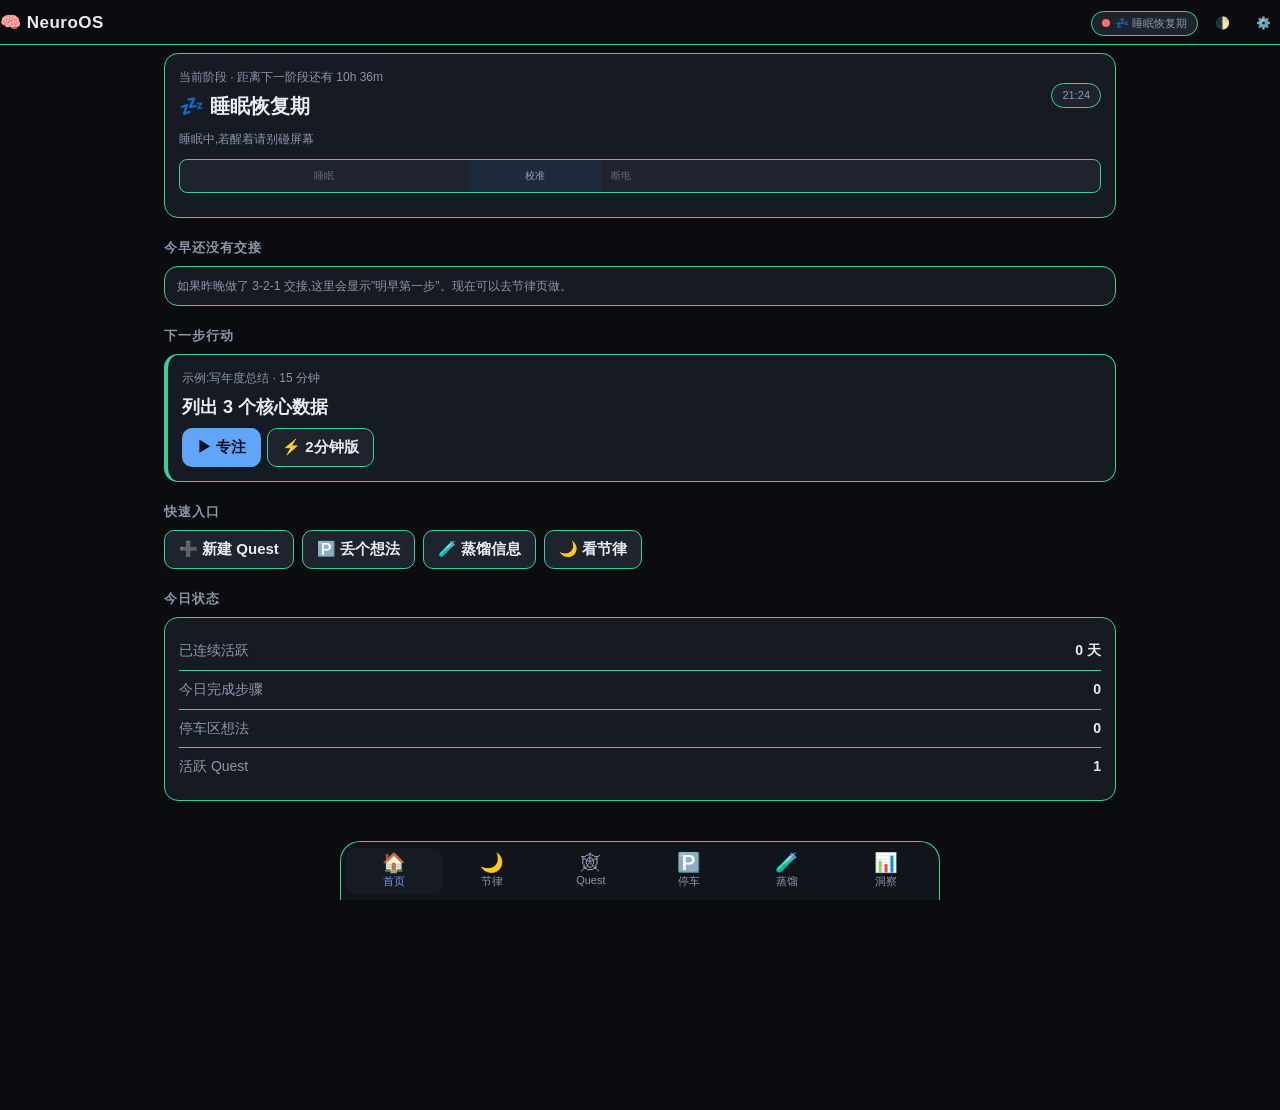
<file: adhd-intp-os/index.html>
<!DOCTYPE html>
<html lang="zh-CN">
<head>
<meta charset="UTF-8">
<meta name="viewport" content="width=device-width, initial-scale=1.0, viewport-fit=cover">
<meta name="theme-color" content="#0a0c10">
<title>NeuroOS · ADHD/INTP 认知操作系统</title>
<link rel="manifest" href="manifest.json">
<link rel="stylesheet" href="styles.css">
</head>
<body>

<div class="topbar"><div class="wrap">
  <div class="row between">
    <h1>🧠 NeuroOS</h1>
    <div class="row">
      <span id="phase-badge" class="pill"></span>
      <button class="btn xs ghost" id="btn-theme" data-act="btn-theme">🌓</button>
      <button class="btn xs ghost" id="btn-set" data-act="btn-set">⚙️</button>
    </div>
  </div>
</div></div>

<main id="app">
  <section class="view on" id="view-dash"></section>
  <section class="view" id="view-rhythm"></section>
  <section class="view" id="view-quests"></section>
  <section class="view" id="view-parking"></section>
  <section class="view" id="view-distill"></section>
  <section class="view" id="view-insights"></section>
</main>

<nav class="tabbar" id="tabbar">
  <button data-tab="dash" class="on"><span class="ic">🏠</span>首页</button>
  <button data-tab="rhythm"><span class="ic">🌙</span>节律</button>
  <button data-tab="quests"><span class="ic">🕸</span>Quest</button>
  <button data-tab="parking"><span class="ic">🅿️</span>停车</button>
  <button data-tab="distill"><span class="ic">🧪</span>蒸馏</button>
  <button data-tab="insights"><span class="ic">📊</span>洞察</button>
</nav>

<div id="modal"></div>
<div id="toast"></div>
<canvas id="confetti"></canvas>

<script>
if('serviceWorker' in navigator){
  navigator.serviceWorker.register('sw.js').catch(()=>{});
}
</script>
<script src="app.js"></script>
</body>
</html>
</file>
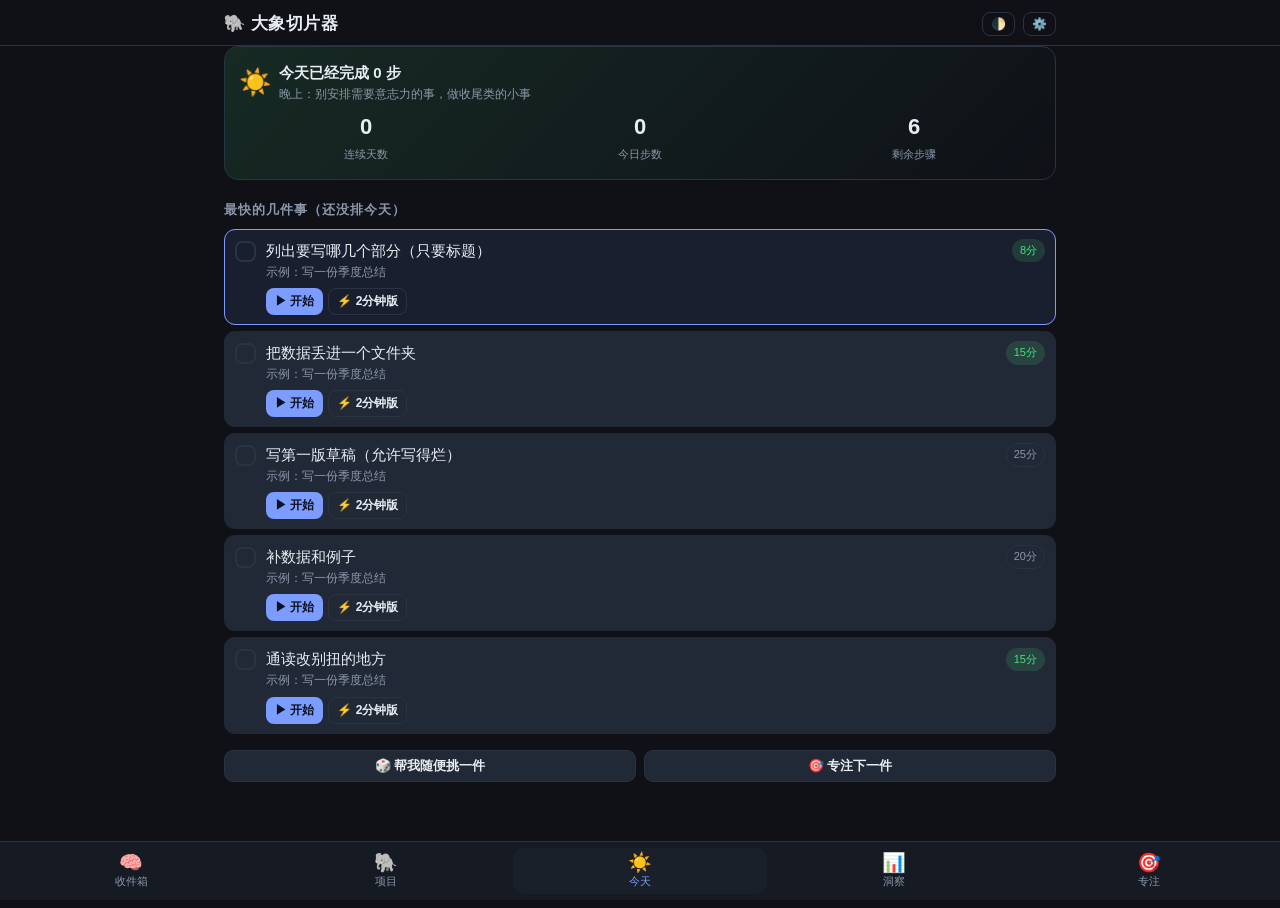
<file: adhd-planner/index.html>
<!DOCTYPE html>
<html lang="zh-CN">
<head>
<meta charset="UTF-8">
<meta name="viewport" content="width=device-width, initial-scale=1.0, viewport-fit=cover">
<meta name="theme-color" content="#0f1117">
<title>大象切片器 · ADHD 任务拆解器</title>
<style>
:root{
  --bg:#0f1117; --bg2:#151a23; --card:#1a2029; --card2:#212936;
  --line:#2a3340; --text:#e8ecf3; --muted:#8b98ab;
  --accent:#7c9cff; --accent2:#ffb057; --ok:#4ade80; --warn:#f87171; --pink:#f472b6;
  --r:14px; --shadow:0 6px 24px rgba(0,0,0,.35);
}
html[data-theme="light"]{
  --bg:#f4f6fa; --bg2:#eceff5; --card:#ffffff; --card2:#f2f5fa;
  --line:#e0e5ee; --text:#1a2029; --muted:#6b7889;
  --shadow:0 6px 20px rgba(20,30,50,.10);
}
*{box-sizing:border-box;-webkit-tap-highlight-color:transparent}
body{margin:0;background:var(--bg);color:var(--text);
  font-family:-apple-system,BlinkMacSystemFont,"PingFang SC","Hiragino Sans GB","Microsoft YaHei",sans-serif;
  font-size:15px;line-height:1.6;padding-bottom:96px;overscroll-behavior-y:none}
button{font-family:inherit;font-size:inherit;cursor:pointer;border:none;background:none;color:inherit}
input,textarea,select{font-family:inherit;font-size:inherit;color:inherit;background:var(--bg2);
  border:1px solid var(--line);border-radius:10px;padding:10px 12px;width:100%;outline:none}
input:focus,textarea:focus,select:focus{border-color:var(--accent)}
textarea{resize:vertical;min-height:70px}
::-webkit-scrollbar{width:8px;height:8px}
::-webkit-scrollbar-thumb{background:var(--line);border-radius:8px}

.wrap{max-width:860px;margin:0 auto;padding:0 14px}
.hide{display:none!important}
.muted{color:var(--muted)}
.tiny{font-size:12px}
.row{display:flex;gap:8px;align-items:center}
.row.wrap{flex-wrap:wrap}
.between{justify-content:space-between}
.grow{flex:1;min-width:0}
.ell{overflow:hidden;text-overflow:ellipsis;white-space:nowrap}

/* 顶栏 */
.topbar{position:sticky;top:0;z-index:30;background:var(--bg);border-bottom:1px solid var(--line);
  padding:10px 0 8px}
.topbar h1{font-size:17px;margin:0;font-weight:700;letter-spacing:.5px}
.logo{display:inline-block;transform:rotate(-8deg)}

/* 卡片 */
.card{background:var(--card);border:1px solid var(--line);border-radius:var(--r);padding:14px;margin-bottom:12px}
.card.tight{padding:10px 12px}
h2.sec{font-size:13px;color:var(--muted);margin:20px 0 8px;font-weight:600;letter-spacing:1px}

/* 按钮 */
.btn{background:var(--card2);border:1px solid var(--line);border-radius:10px;padding:9px 14px;
  font-weight:600;transition:transform .08s,filter .15s;display:inline-flex;align-items:center;gap:6px;justify-content:center}
.btn:active{transform:scale(.96)}
.btn.pri{background:var(--accent);color:#0d1220;border-color:transparent}
.btn.ok{background:var(--ok);color:#08240f;border-color:transparent}
.btn.warn{background:transparent;border-color:var(--warn);color:var(--warn)}
.btn.sm{padding:6px 10px;font-size:13px;border-radius:9px}
.btn.xs{padding:4px 8px;font-size:12px;border-radius:8px}
.btn.block{width:100%}
.btn.ghost{background:transparent}
.btn:disabled{opacity:.4;cursor:not-allowed}

/* 徽章 */
.badge{font-size:11px;padding:2px 7px;border-radius:99px;background:var(--card2);
  border:1px solid var(--line);color:var(--muted);white-space:nowrap}
.badge.hi{background:rgba(255,176,87,.15);color:var(--accent2);border-color:transparent}
.badge.lo{background:rgba(124,156,255,.15);color:var(--accent);border-color:transparent}
.badge.ok{background:rgba(74,222,128,.15);color:var(--ok);border-color:transparent}

/* 任务节点 */
.node{display:flex;gap:10px;align-items:flex-start;padding:9px 10px;border-radius:11px;
  background:var(--card2);border:1px solid transparent;margin-bottom:6px;transition:.15s}
.node:hover{border-color:var(--line)}
.node.done{opacity:.5}
.node.done .nt{text-decoration:line-through}
.node.cur{border-color:var(--accent);background:rgba(124,156,255,.10)}
.chk{width:21px;height:21px;min-width:21px;border-radius:7px;border:2px solid var(--line);
  margin-top:2px;display:flex;align-items:center;justify-content:center;font-size:12px;
  color:transparent;transition:.15s;flex-shrink:0}
.chk.on{background:var(--ok);border-color:var(--ok);color:#08240f}
.node .nt{font-weight:500;word-break:break-word}
.kids{margin-left:16px;padding-left:12px;border-left:2px solid var(--line);margin-top:6px}

/* 进度条 */
.bar{height:7px;background:var(--bg2);border-radius:99px;overflow:hidden}
.bar>i{display:block;height:100%;background:linear-gradient(90deg,var(--accent),var(--ok));
  border-radius:99px;transition:width .4s}

/* 项目卡 */
.pcard{background:var(--card);border:1px solid var(--line);border-radius:var(--r);
  padding:13px;margin-bottom:10px;border-left:4px solid var(--accent)}
.pcard h3{margin:0 0 4px;font-size:16px}

/* Tabbar */
.tabbar{position:fixed;bottom:0;left:0;right:0;z-index:40;background:var(--bg2);
  border-top:1px solid var(--line);display:flex;padding:6px 4px calc(6px + env(safe-area-inset-bottom))}
.tabbar button{flex:1;display:flex;flex-direction:column;align-items:center;gap:2px;
  padding:5px 2px;border-radius:11px;color:var(--muted);font-size:11px}
.tabbar button.on{color:var(--accent);background:var(--card)}
.tabbar .ic{font-size:19px;line-height:1}

/* 弹层 */
.overlay{position:fixed;inset:0;z-index:90;background:rgba(0,0,0,.6);display:flex;
  align-items:flex-end;justify-content:center;backdrop-filter:blur(3px)}
.sheet{background:var(--bg);width:100%;max-width:600px;max-height:88vh;overflow-y:auto;
  border-radius:20px 20px 0 0;padding:18px 16px calc(24px + env(safe-area-inset-bottom));
  box-shadow:var(--shadow);animation:up .22s ease}
@keyframes up{from{transform:translateY(24px);opacity:.5}to{transform:none;opacity:1}}
.sheet h3{margin:0 0 12px;font-size:17px}
.grab{width:38px;height:4px;background:var(--line);border-radius:9px;margin:0 auto 14px}

/* 专注层 */
#focus{position:fixed;inset:0;z-index:80;background:var(--bg);display:flex;flex-direction:column;
  padding:24px 20px calc(20px + env(safe-area-inset-bottom));overflow-y:auto}
.ring{width:210px;height:210px;margin:8px auto;position:relative}
.ring svg{transform:rotate(-90deg)}
.ring .num{position:absolute;inset:0;display:flex;flex-direction:column;
  align-items:center;justify-content:center;font-size:38px;font-weight:700;
  font-variant-numeric:tabular-nums;letter-spacing:-1px}
.ring .num small{font-size:12px;font-weight:500;color:var(--muted);letter-spacing:1px}
.park{background:var(--card);border:1px dashed var(--line);border-radius:11px;padding:10px}

/* 提示 */
#toast{position:fixed;left:50%;bottom:120px;transform:translateX(-50%);z-index:99;
  background:var(--card);border:1px solid var(--line);border-radius:12px;padding:11px 18px;
  box-shadow:var(--shadow);font-weight:600;opacity:0;pointer-events:none;transition:.25s}
#toast.on{opacity:1;transform:translateX(-50%) translateY(-8px)}

/* 洞察图表 */
.spark{display:flex;align-items:flex-end;gap:5px;height:88px;margin-top:8px}
.spark div{flex:1;background:var(--card2);border-radius:5px 5px 0 0;position:relative;min-height:3px}
.spark div b{position:absolute;top:-16px;left:0;right:0;text-align:center;font-size:10px;color:var(--muted);font-weight:500}
.spark div.on{background:linear-gradient(180deg,var(--accent),rgba(124,156,255,.25))}
.kv{display:flex;justify-content:space-between;padding:7px 0;border-bottom:1px solid var(--line);font-size:14px}
.kv:last-child{border:none}

/* 彩带 */
#confetti{position:fixed;inset:0;pointer-events:none;z-index:95}
.cf{position:absolute;width:9px;height:9px;border-radius:2px;animation:fall 1.5s ease-in forwards}
@keyframes fall{to{transform:translateY(105vh) rotate(720deg);opacity:.2}}

.empty{text-align:center;padding:36px 18px;color:var(--muted)}
.empty .big{font-size:44px;display:block;margin-bottom:10px}
.chip{background:var(--card2);border:1px solid var(--line);border-radius:99px;
  padding:5px 12px;font-size:13px;display:inline-block;margin:0 6px 6px 0}
.chip.on{background:var(--accent);color:#0d1220;border-color:transparent;font-weight:600}
.est{font-variant-numeric:tabular-nums}
.stat{text-align:center;flex:1}
.stat b{display:block;font-size:22px;line-height:1.2}
.stat span{font-size:11px;color:var(--muted)}
</style>
</head>
<body>

<div class="topbar"><div class="wrap">
  <div class="row between">
    <h1><span class="logo">🐘</span> 大象切片器</h1>
    <div class="row">
      <button class="btn xs ghost" id="btn-theme" title="切换主题">🌓</button>
      <button class="btn xs ghost" id="btn-set" title="设置">⚙️</button>
    </div>
  </div>
</div></div>

<main class="wrap" id="view"></main>

<nav class="tabbar" id="tabbar"></nav>

<div id="modal"></div>
<div id="focus" class="hide"></div>
<div id="toast"></div>
<canvas id="confetti"></canvas>

<script>
/* ============ 数据层 ============ */
const KEY = 'adhd-planner-v1';
const uid = () => Math.random().toString(36).slice(2,9) + Date.now().toString(36).slice(-4);
const DAY = 864e5;
const todayKey = () => new Date().toLocaleDateString('sv');
const esc = s => String(s??'').replace(/[&<>"]/g, c => ({'&':'&amp;','<':'&lt;','>':'&gt;','"':'&quot;'}[c]));
const clamp = (n,a,b) => Math.max(a, Math.min(b,n));

const DEF = () => ({
  projects: [], inbox: [], sessions: [],
  settings: { focus:25, brk:5, longbrk:15, cycle:4, theme:'dark', autoNext:true },
  meta: { created:Date.now(), streak:0, lastDay:null, best:0, pomos:0 }
});

let S = load();
function load(){
  try{
    const r = JSON.parse(localStorage.getItem(KEY));
    if(r && r.projects) return Object.assign(DEF(), r, {
      settings:Object.assign(DEF().settings, r.settings||{}),
      meta:Object.assign(DEF().meta, r.meta||{})
    });
  }catch(e){}
  return DEF();
}
let saveT;
function save(){ clearTimeout(saveT); saveT = setTimeout(()=>localStorage.setItem(KEY, JSON.stringify(S)), 120); }

/* ============ 树操作 ============ */
function walk(nodes, fn, parent=null, depth=0){
  for(const n of nodes){ fn(n, parent, depth); if(n.children?.length) walk(n.children, fn, n, depth+1); }
}
function findNode(id){
  let hit=null;
  for(const p of S.projects) walk(p.nodes, (n,par,d)=>{ if(n.id===id) hit={node:n,parent:par,project:p}; });
  return hit;
}
function nodeStats(n){
  let total=0, done=0;
  if(n.children?.length) n.children.forEach(c=>{ const s=nodeStats(c); total+=s.total; done+=s.done; });
  else { total=1; if(n.done) done=1; }
  return {total, done, pct: total? Math.round(done/total*100):0};
}
function allSteps(){ const a=[]; for(const p of S.projects) walk(p.nodes, n=>{ if(!n.children?.length) a.push({n,p}); }); return a; }
function pendingSteps(){
  return allSteps().filter(x => !x.n.done).map(x=>({
    ...x, today: x.n.today || hasTodayAncestor(x.p.nodes, x.n.id)
  }));
}
function hasTodayAncestor(nodes, id){
  let f=false;
  walk(nodes, (n)=>{ if(n.id===id && f===false){ let p=n; } });
  // 简化：检查路径上是否有 today 标记
  let found=false;
  const dfs=(ns, path)=>{ for(const n of ns){ const np=[...path,n]; if(n.id===id){ found=np.some(x=>x.today); return; } if(n.children?.length) dfs(n.children,np); } };
  dfs(nodes,[]);
  return found;
}

/* ============ 拆分模板库 ============ */
const TEMPLATES = [
  { k:['写','报告','文档','论文','总结','方案','材料','汇报','文案','文章','稿'],
    name:'写作/文档类',
    steps:[['列出要写哪几个部分（只要标题，不写内容）',8],
           ['把相关资料/数据丢进一个地方',15],
           ['写第一版草稿（允许写得烂）',25],
           ['补数据和例子',20],
           ['通读一遍改掉别扭的地方',15],
           ['排版、命名、归档',8]] },
  { k:['整理','清理','收拾','收纳','归档','打扫','归类','断舍离'],
    name:'整理/清理类',
    steps:[['划定范围：只做这一个抽屉/文件夹',5],
           ['全部拿出来或列出来',10],
           ['分成 保留 / 丢掉 / 待定 三类',20],
           ['把"丢掉"的立刻处理掉',10],
           ['把"保留"的放回固定位置',20],
           ['拍照记录成果，以后知道放哪',2]] },
  { k:['学','备考','看书','课程','复习','研究','教程','入门'],
    name:'学习/备考类',
    steps:[['写清"学完能做什么"这一句话',5],
           ['找齐资料/课程/书',10],
           ['把章节列成清单',10],
           ['第一遍快速过，不求记住',30],
           ['做题/写笔记输出一遍',25],
           ['只复盘错的地方',20]] },
  { k:['联系','沟通','会议','协调','对接','通知','回访','拜访','电话','邮件','消息'],
    name:'沟通/协调类',
    steps:[['写下这次沟通要达成的一个结果',5],
           ['列出要找的人和联系方式',5],
           ['起草要说的话（3 个要点）',10],
           ['发出第一批消息/邮件',10],
           ['记录谁回了、谁没回',5],
           ['跟进没回的人',10]] },
  { k:['策划','活动','项目','上线','发布','筹备','组织','方案设计'],
    name:'策划/项目类',
    steps:[['写清目标和"怎样算成功"',10],
           ['列出需要的资源/预算/人',15],
           ['拆成具体子任务清单',20],
           ['按截止日倒推排时间',10],
           ['跟关键人确认一遍',10],
           ['从头到尾过一遍流程查漏洞',15]] },
  { k:['买','办','跑','申请','报销','提交','预约','体检','装修','搬家','行政'],
    name:'事务/跑腿类',
    steps:[['确认办成的标准是什么',3],
           ['查好地点/时间/要带的材料',5],
           ['放进日历并设提醒',3],
           ['把要带的东西提前装好',5],
           ['去办',20],
           ['结果归档/反馈给相关人',5]] },
  { k:['代码','开发','程序','系统','接口','bug','功能','网站','app','脚本'],
    name:'开发/技术类',
    steps:[['写清输入是什么、输出是什么',10],
           ['搭一个能跑起来的最小骨架',20],
           ['实现核心那条主流程',30],
           ['自己测一遍并修问题',20],
           ['清理代码 + 提交/备份',10]] },
  { k:['健身','运动','减肥','习惯','打卡','作息','饮食'],
    name:'习惯/健康类',
    steps:[['把目标换成今天就能做的具体动作',5],
           ['准备装备/环境（放到看得见的地方）',5],
           ['做最小版本（哪怕只有 5 分钟）',10],
           ['记录一次完成情况',2],
           ['设一个固定触发时机（如刷完牙）',5]] }
];
const GENERIC = [['想清楚"做完的样子"是什么',5],['把要用的东西准备齐',10],
  ['做出最小可用版本（不求完美）',25],['检查补漏',15],['收尾、归档、告诉相关的人',5]];

function matchTemplate(text){
  const t = text.toLowerCase();
  for(const tpl of TEMPLATES) if(tpl.k.some(k=>t.includes(k))) return tpl;
  return {name:'通用流程', steps:GENERIC};
}
// 再切一刀：把一步拆成更小的三步
function subSplit(n){
  const e = Math.max(5, n.est||15);
  const a = Math.max(2, Math.round(e*0.25)), b = Math.max(3, Math.round(e*0.5)), c = Math.max(2, Math.round(e*0.25));
  return [['先准备：打开/拿齐需要的东西', a],['做核心的那一下', b],['收尾放好、记一笔', c]];
}
// 2分钟启动版
function twoMinVersion(title){
  return '只用 2 分钟：打开『'+title+'』，做掉最先看到的那一小块';
}

/* ============ 视图路由 ============ */
const TABS = [
  {id:'inbox',  ic:'🧠', name:'收件箱'},
  {id:'proj',   ic:'🐘', name:'项目'},
  {id:'today',  ic:'☀️', name:'今天'},
  {id:'stats',  ic:'📊', name:'洞察'}
];
let TAB = 'today';
let openProj = null;
let focusState = null; // {nodeId, start, elapsed, running}
let ticker = null;

function renderTabs(){
  document.getElementById('tabbar').innerHTML = TABS.map(t=>
    `<button data-tab="${t.id}" class="${TAB===t.id?'on':''}"><span class="ic">${t.ic}</span>${t.name}</button>`
  ).join('') + `<button data-tab="focus" class="${focusState?'on':''}"><span class="ic">🎯</span>专注</button>`;
}

function render(){
  document.documentElement.dataset.theme = S.settings.theme;
  renderTabs();
  const v = document.getElementById('view');
  const fn = {inbox:vInbox, proj:vProjects, today:vToday, stats:vStats}[TAB] || vToday;
  v.innerHTML = fn();
  if(TAB==='proj' && openProj) setTimeout(bindProj,0);
  renderFocus();
}

/* ============ 收件箱：脑倾倒 ============ */
function vInbox(){
  const items = S.inbox.slice().reverse();
  return `
  <div class="card tight" style="background:linear-gradient(135deg,rgba(124,156,255,.12),transparent)">
    <div class="row" style="align-items:flex-start;gap:10px">
      <div style="font-size:22px">🧠</div>
      <div class="grow">
        <b>大脑倾倒区</b>
        <div class="tiny muted">脑子里冒出来的东西,先倒在这里。不用分类、不用排序,倒完脑子就空了。</div>
      </div>
    </div>
    <div class="row" style="margin-top:10px">
      <input id="dump" class="grow" placeholder="想到什么就写什么,回车添加…">
      <button class="btn pri" data-act="dump-add">添加</button>
    </div>
  </div>

  <h2 class="sec">待处理 · ${items.length}</h2>
  ${items.length? items.map(i=>`
    <div class="card tight row between">
      <div class="grow"><div>${esc(i.text)}</div><div class="tiny muted">${new Date(i.t).toLocaleString('zh-CN',{month:'numeric',day:'numeric',hour:'2-digit',minute:'2-digit'})}</div></div>
      <div class="row">
        <button class="btn xs" data-act="dump-2proj" data-id="${i.id}">→ 变成项目</button>
        <button class="btn xs ghost" data-act="dump-del" data-id="${i.id}">✕</button>
      </div>
    </div>`).join('') : `<div class="empty"><span class="big">🫧</span>空的。清爽。</div>`}
  `;
}

/* ============ 项目列表 ============ */
function vProjects(){
  if(openProj){
    const p = S.projects.find(x=>x.id===openProj);
    if(!p){ openProj=null; return vProjects(); }
    return vProject(p);
  }
  const ps = S.projects;
  return `
  <div class="row between" style="margin:6px 0 10px">
    <h2 class="sec" style="margin:0">我的大象 · ${ps.length}</h2>
    <button class="btn sm pri" data-act="new-proj">+ 新项目</button>
  </div>
  <div class="card tight tiny muted" style="margin-bottom:14px">
    💡 超过 2 小时的任务,别直接做。先拆成"25 分钟以内、闭着眼也能开始"的小块,再动手。
  </div>
  ${ps.length? ps.map(p=>{
    const s = nodeStats({children:p.nodes});
    const due = p.due? Math.ceil((new Date(p.due)-Date.now())/DAY): null;
    return `<div class="pcard" style="border-left-color:${p.color}">
      <div class="row between">
        <h3 class="grow ell" data-act="open-proj" data-id="${p.id}" style="cursor:pointer">${esc(p.title)}</h3>
        <span class="badge ${due!==null&&due<3?'hi':''}">${due===null?'无截止':(due<0?'已逾期 '+(-due)+'天':due===0?'今天':due+'天后')}</span>
      </div>
      <div class="tiny muted" style="margin-bottom:7px">${p.nodes.length} 个任务 · ${s.done}/${s.total} 步完成</div>
      <div class="bar"><i style="width:${s.pct}%"></i></div>
      <div class="row" style="margin-top:9px">
        <button class="btn xs" data-act="open-proj" data-id="${p.id}">打开拆解</button>
        <button class="btn xs" data-act="quick-focus" data-id="${p.id}">🎯 直接开始下一步</button>
      </div>
    </div>`;
  }).join('') : `<div class="empty"><span class="big">🐘</span>
    还没有大象。<br><span class="tiny">点上面的"+ 新项目",或者先去收件箱把脑子倒干净。</span></div>`}
  `;
}

/* ============ 项目详情（拆解工作台） ============ */
function vProject(p){
  const s = nodeStats({children:p.nodes});
  const big = [];
  walk(p.nodes, n=>{ if((n.est||0) > 45 && !n.done) big.push(n); });
  const tree = p.nodes.map(n=>nodeHTML(n,p)).join('') ||
    `<div class="empty tiny" style="padding:22px">还没有任务。在下面输入你想做的第一件事。</div>`;

  return `
  <div class="row" style="margin:6px 0 10px">
    <button class="btn xs ghost" data-act="back-proj">‹ 返回</button>
    <div class="grow"></div>
    <button class="btn xs" data-act="edit-proj" data-id="${p.id}">编辑</button>
  </div>

  <div class="pcard" style="border-left-color:${p.color};margin-bottom:12px">
    <h3>${esc(p.title)}</h3>
    ${p.why?`<div class="tiny muted" style="margin-bottom:8px">🎯 ${esc(p.why)}</div>`:''}
    <div class="row between tiny muted" style="margin-bottom:5px">
      <span>总进度</span><span class="est">${s.done}/${s.total} · ${s.pct}%</span>
    </div>
    <div class="bar"><i style="width:${s.pct}%"></i></div>
  </div>

  ${big.length? `<div class="card tight" style="border-color:var(--accent2);background:rgba(255,176,87,.08)">
    <b class="tiny">⚠️ 有 ${big.length} 块超过 45 分钟</b>
    <div class="tiny muted">这类最容易卡住。点任务右边的"🔪"把它切小。</div>
  </div>`:''}

  <h2 class="sec">任务树</h2>
  <div id="tree">${tree}</div>

  <h2 class="sec">加任务（一句话就行）</h2>
  <div class="card">
    <input id="ntitle" placeholder="例如：写季度总结 / 整理客户资料">
    <div class="row" style="margin-top:8px">
      <select id="nmode" style="flex:1.4">
        <option value="auto">🔮 自动拆分（推荐）</option>
        <option value="single">只加一条，我自己拆</option>
        <option value="flow">按流程拆：准备→做→收尾</option>
        <option value="mvp">按最小可行拆</option>
        <option value="guide">🤔 我不知道从哪下手…</option>
      </select>
      <button class="btn pri" data-act="add-task">添加</button>
    </div>
    <div class="tiny muted" style="margin-top:7px">自动拆分会根据这句话里的动词,套用对应的模板生成 5-6 个可执行小步骤。</div>
  </div>

  <div class="row" style="margin:14px 0 30px">
    <button class="btn sm block" data-act="pick-next" data-id="${p.id}">🎲 帮我挑一件开始</button>
    <button class="btn sm block" data-act="focus-proj" data-id="${p.id}">🎯 专注下一步</button>
  </div>`;
}

function nodeHTML(n, p, depth=0){
  const st = nodeStats(n);
  const isLeaf = !n.children?.length;
  const est = n.est||0;
  const ecls = est<=15 ? 'ok' : (est>45 ? 'hi' : '');
  const kids = n.children?.length ? `<div class="kids">${n.children.map(c=>nodeHTML(c,p,depth+1)).join('')}</div>` : '';
  return `
  <div class="node ${n.done?'done':''}" data-node="${n.id}">
    <button class="chk ${n.done?'on':''}" data-act="toggle" data-id="${n.id}">✓</button>
    <div class="grow">
      <div class="row" style="gap:6px;flex-wrap:wrap">
        <span class="nt grow">${esc(n.title)}</span>
        ${isLeaf? `<span class="badge ${ecls}">${est}分</span>`:
                  `<span class="badge">${st.done}/${st.total}</span>`}
        ${n.today? `<span class="badge lo">今天</span>`:''}
      </div>
      ${!isLeaf? `<div class="bar" style="height:5px;margin-top:5px"><i style="width:${st.pct}%"></i></div>`:''}
      <div class="row wrap" style="margin-top:6px;gap:5px">
        <button class="btn xs ghost" data-act="focus" data-id="${n.id}">▶ 做这个</button>
        <button class="btn xs ghost" data-act="split" data-id="${n.id}">🔪 切小</button>
        ${!n.today? `<button class="btn xs ghost" data-act="today" data-id="${n.id}">☀️ 加入今天</button>`
                  : `<button class="btn xs ghost" data-act="untoday" data-id="${n.id}">↩︎ 移出今天</button>`}
        <button class="btn xs ghost" data-act="del" data-id="${n.id}">🗑</button>
      </div>
    </div>
  </div>
  ${kids}`;
}

function bindProj(){
  // 折叠/展开由按钮触发，无需额外绑定
}

/* ============ 今天 ============ */
function vToday(){
  const all = pendingSteps();
  const todays = all.filter(x=>x.today);
  const list = todays.length? todays : all.slice(0,5);
  const doneToday = S.sessions.filter(s=>s.end && new Date(s.end).toLocaleDateString('sv')===todayKey() && s.finished).length;
  const hours = new Date().getHours();
  const energyHint = hours<11?'早上：脑子相对清楚，适合啃硬骨头'
    : hours<14?'中午前后：容易犯困，安排机械性活儿'
    : hours<18?'下午：状态回升，适合推进主任务'
    : '晚上：别安排需要意志力的事，做收尾类的小事';

  return `
  <div class="card" style="background:linear-gradient(135deg,rgba(74,222,128,.12),transparent)">
    <div class="row">
      <div style="font-size:26px">${doneToday>=3?'🔥':doneToday>=1?'🌱':'☀️'}</div>
      <div class="grow">
        <b>今天已经完成 ${doneToday} 步</b>
        <div class="tiny muted">${energyHint}</div>
      </div>
    </div>
    <div class="row" style="margin-top:10px;gap:20px">
      <div class="stat"><b>${S.meta.streak||0}</b><span>连续天数</span></div>
      <div class="stat"><b>${doneToday}</b><span>今日步数</span></div>
      <div class="stat"><b>${all.length}</b><span>剩余步骤</span></div>
    </div>
  </div>

  ${todays.length>3? `<div class="card tight" style="border-color:var(--accent2);background:rgba(255,176,87,.08)">
    <b class="tiny">⚠️ 今天排了 ${todays.length} 件</b>
    <div class="tiny muted">ADHD 大脑会高估自己的产能。建议只留 3 件,其余移出今天——不是放弃,是排期。</div>
  </div>`:''}

  <h2 class="sec">${todays.length?'今天要做':'最快的几件事（还没排今天）'}</h2>
  ${list.length? list.map((x,i)=>`
    <div class="node ${i===0?'cur':''}">
      <button class="chk" data-act="toggle" data-id="${x.n.id}">✓</button>
      <div class="grow">
        <div class="row" style="gap:6px;flex-wrap:wrap">
          <span class="nt grow">${esc(x.n.title)}</span>
          <span class="badge ${(x.n.est||0)<=15?'ok':''}">${x.n.est||0}分</span>
        </div>
        <div class="tiny muted">${esc(x.p.title)}</div>
        <div class="row" style="margin-top:6px;gap:5px">
          <button class="btn xs pri" data-act="focus" data-id="${x.n.id}">▶ 开始</button>
          <button class="btn xs ghost" data-act="two-min" data-id="${x.n.id}">⚡ 2分钟版</button>
          ${x.today?`<button class="btn xs ghost" data-act="untoday" data-id="${x.n.id}">↩︎移出</button>`:''}
        </div>
      </div>
    </div>`).join('')
    : `<div class="empty"><span class="big">✅</span>没有待办。要么你很猛,要么还没建项目。</div>`}

  <div class="row" style="margin:16px 0 30px;gap:8px">
    <button class="btn sm block" data-act="pick-next">🎲 帮我随便挑一件</button>
    <button class="btn sm block" data-act="focus-next">🎯 专注下一件</button>
  </div>`;
}

/* ============ 洞察 ============ */
function vStats(){
  const fin = S.sessions.filter(s=>s.finished && s.est>0);
  const ratio = fin.length? fin.reduce((a,s)=>a + s.secs/60/s.est, 0)/fin.length : 0;
  const totalMin = Math.round(S.sessions.reduce((a,s)=>a+s.secs,0)/60);
  const days = [...Array(7)].map((_,i)=>{
    const d = new Date(Date.now() - (6-i)*DAY).toLocaleDateString('sv');
    return { d, n: S.sessions.filter(s=>s.finished && new Date(s.end).toLocaleDateString('sv')===d).length };
  });
  const max = Math.max(1, ...days.map(x=>x.n));
  const minEst = Math.round(S.sessions.reduce((a,s)=>a+s.secs,0)/60);

  return `
  <h2 class="sec">时间感知校准</h2>
  <div class="card">
    ${fin.length<3 ? `<div class="tiny muted">完成 3 个以上带预估的步骤后,这里会告诉你:你通常低估还是高估自己的耗时。</div>`
    : `<div style="font-size:30px;font-weight:700;color:${ratio>1.3?'var(--warn)':ratio<0.8?'var(--accent)':'var(--ok)'}">
        实际是预估的 ${ratio.toFixed(1)} 倍</div>
      <div class="tiny muted" style="margin-top:4px">
        ${ratio>1.3? '你严重低估耗时——这是 ADHD 的典型"计划谬误"。下次排期时,把你的估计自动乘以 '+ratio.toFixed(1)+' 再排。'
        : ratio<0.8? '你高估了耗时,说明任务其实没你想的那么可怕。可以把块切大一点。'
        : '估得挺准,继续保持。'}</div>
      <div class="kv" style="margin-top:12px"><span class="muted">样本数</span><b>${fin.length} 步</b></div>`}
  </div>

  <h2 class="sec">最近 7 天完成步数</h2>
  <div class="card">
    <div class="spark">${days.map(x=>`
      <div class="${x.n?'on':''}" style="height:${Math.max(4, x.n/max*80)}px"><b>${x.n||''}</b></div>`).join('')}</div>
    <div class="row between tiny muted" style="margin-top:6px"><span>7天前</span><span>今天</span></div>
  </div>

  <h2 class="sec">累计</h2>
  <div class="card">
    <div class="kv"><span class="muted">累计专注时长</span><b class="est">${Math.floor(totalMin/60)} 小时 ${totalMin%60} 分</b></div>
    <div class="kv"><span class="muted">完成步骤总数</span><b>${S.sessions.filter(s=>s.finished).length}</b></div>
    <div class="kv"><span class="muted">最长连续天数</span><b>${S.meta.best||0} 天</b></div>
    <div class="kv"><span class="muted">已完成番茄</span><b>${S.meta.pomos||0}</b></div>
    <div class="kv"><span class="muted">半途放弃次数</span><b>${S.sessions.filter(s=>!s.finished && s.secs>60).length}</b></div>
  </div>

  <div class="card tight tiny muted" style="margin-bottom:30px">
    中断不是失败。数据里"放弃次数"只是帮你发现:是不是某类任务总被中断——那说明它切得还不够小。
  </div>`;
}

/* ============ 专注层 ============ */
function startFocus(id, opts={}){
  const f = findNode(id); if(!f) return toast('找不到这个步骤');
  const target = (f.node.est||25)*60;
  focusState = { id, start:Date.now(), elapsed:0, running:true, target, twoMin:!!opts.twoMin, parking:[] };
  if(ticker) clearInterval(ticker);
  ticker = setInterval(()=>{ if(focusState?.running){ focusState.elapsed = Math.round((Date.now()-focusState.start)/1000 + (focusState.base||0)); renderFocus(); } }, 250);
  renderFocus();
}
function pauseFocus(){
  if(!focusState) return;
  if(focusState.running){ focusState.base = focusState.elapsed; focusState.running=false; }
  else { focusState.start = Date.now(); focusState.running=true; }
  renderFocus();
}
function endFocus(finished){
  if(!focusState) return;
  const f = findNode(focusState.id);
  const secs = focusState.elapsed;
  clearInterval(ticker); ticker=null;
  if(f){
    S.sessions.push({ id:uid(), title:f.node.title, est:f.node.est||25, start:Date.now()-secs*1000, end:Date.now(), secs, finished });
    f.node.spent = (f.node.spent||0) + secs;
    if(finished){ f.node.done = true; f.node.doneAt = Date.now(); bumpStreak(); confetti(); S.meta.pomos=(S.meta.pomos||0)+1; }
  }
  const wasTwoMin = focusState.twoMin;
  focusState = null;
  save(); render();
  if(finished){
    if(wasTwoMin) toast('2 分钟到了！继续还是停，都算赢 🎉');
    else toast('完成一步 🎉 这就是进度');
    if(S.settings.autoNext){
      const nxt = nextSuggestion();
      if(nxt) setTimeout(()=>offerNext(nxt), 700);
    }
  }
}
function bumpStreak(){
  const t = todayKey();
  if(S.meta.lastDay !== t){
    const y = new Date(Date.now()-DAY).toLocaleDateString('sv');
    S.meta.streak = (S.meta.lastDay===y)? (S.meta.streak||0)+1 : 1;
    S.meta.lastDay = t;
    S.meta.best = Math.max(S.meta.best||0, S.meta.streak);
  }
}
function nextSuggestion(){
  const p = pendingSteps();
  if(!p.length) return null;
  const t = p.filter(x=>x.today);
  const pool = t.length? t : p;
  return pool.sort((a,b)=>(a.n.est||99)-(b.n.est||99))[0];
}
function offerNext(n){
  document.getElementById('modal').innerHTML = `<div class="overlay"><div class="sheet">
    <div class="grab"></div><h3>🎉 下一步</h3>
    <div class="card tight" style="margin-bottom:12px"><b>${esc(n.n.title)}</b>
      <div class="tiny muted">${esc(n.p.title)} · 约 ${n.n.est||0} 分钟</div></div>
    <button class="btn pri block" data-act="focus" data-id="${n.n.id}">▶ 接着做这个</button>
    <button class="btn block" style="margin-top:8px" data-act="take-break">休息 5 分钟</button>
    <button class="btn ghost block" style="margin-top:8px" data-act="close-modal">今天就到这</button>
  </div></div>`;
}

function renderFocus(){
  const f = focusState? findNode(focusState.id):null;
  const el = document.getElementById('focus');
  if(!focusState || !f){ el.innerHTML=''; el.className='hide'; return; }
  el.className='';
  const e = focusState.elapsed, tgt = focusState.target;
  const pct = clamp(e/tgt,0,1);
  const R=94, C=2*Math.PI*R;
  const mm = String(Math.floor(e/60)).padStart(2,'0'), ss=String(e%60).padStart(2,'0');
  const over = e > tgt;
  const p = f.project;
  el.innerHTML = `
  <div class="row between" style="margin-bottom:6px">
    <div class="tiny muted">${esc(p.title)}</div>
    <button class="btn xs ghost" data-act="exit-focus">退出 ✕</button>
  </div>
  <div style="text-align:center;margin:6px 0 2px">
    <div class="tiny muted">现在只做这一件</div>
    <div style="font-size:21px;font-weight:700;line-height:1.35;margin:6px 0">${esc(f.node.title)}</div>
    <div class="tiny muted">预估 ${f.node.est||25} 分钟${over?' · <b style="color:var(--accent2)">已超时,可以收手了</b>':''}</div>
  </div>
  <div class="ring">
    <svg width="210" height="210">
      <circle cx="105" cy="105" r="${R}" fill="none" stroke="var(--card2)" stroke-width="12"/>
      <circle cx="105" cy="105" r="${R}" fill="none" stroke="${over?'var(--accent2)':'var(--accent)'}"
        stroke-width="12" stroke-linecap="round" stroke-dasharray="${C}"
        stroke-dashoffset="${C*(1-pct)}" style="transition:stroke-dashoffset .3s"/>
    </svg>
    <div class="num">${mm}:${ss}<small>${focusState.running?'进行中':'已暂停'}</small></div>
  </div>
  <div class="row" style="margin:6px 0 14px">
    <button class="btn block ${focusState.running?'':'ok'}" data-act="fpause">${focusState.running?'⏸ 暂停':'▶ 继续'}</button>
    <button class="btn block ok" data-act="fdone">✓ 完成</button>
  </div>
  <div class="row wrap" style="gap:6px;margin-bottom:14px">
    <button class="btn sm ghost" data-act="fhalf">🔪 太大了,砍一半</button>
    <button class="btn sm ghost" data-act="fstuck">😵 卡住了</button>
    <button class="btn sm ghost" data-act="fpark">💭 记个想法</button>
  </div>
  <div class="park">
    <div class="tiny muted" style="margin-bottom:6px">🅿️ 停车区 — 脑子里冒出来的别的事,丢这儿,专注完再处理</div>
    <div class="row">
      <input id="park-in" class="grow" placeholder="突然想到…（回车记下）">
      <button class="btn sm" data-act="park-add">记下</button>
    </div>
    ${(focusState.parking||[]).map(t=>`<div class="tiny" style="margin-top:6px">· ${esc(t)}</div>`).join('')}
  </div>
  <div class="tiny muted" style="text-align:center;margin-top:16px">
    做不下去不是意志力问题,是这一步切得还不够小。<br>试试"🔪 砍一半"。
  </div>`;
}

/* ============ 弹窗 / 提示 ============ */
let toastT;
function toast(msg){
  const t=document.getElementById('toast'); t.textContent=msg; t.classList.add('on');
  clearTimeout(toastT); toastT=setTimeout(()=>t.classList.remove('on'), 2000);
}
function closeModal(){ document.getElementById('modal').innerHTML=''; }
function sheet(html){ document.getElementById('modal').innerHTML = `<div class="overlay"><div class="sheet"><div class="grab"></div>${html}</div></div>`; }

function confetti(){
  const c=document.getElementById('confetti'), ctx=c.getContext('2d');
  c.width=innerWidth; c.height=innerHeight;
  const colors=['#7c9cff','#ffb057','#4ade80','#f472b6','#facc15'];
  const ps=[...Array(70)].map(()=>({x:Math.random()*c.width,y:-20-Math.random()*c.height*.5,
    vy:2+Math.random()*3,vx:-1+Math.random()*2,s:5+Math.random()*7,r:Math.random()*360,
    c:colors[Math.floor(Math.random()*colors.length)]}));
  let f=0;
  (function draw(){
    ctx.clearRect(0,0,c.width,c.height); f++;
    ps.forEach(p=>{ p.y+=p.vy; p.x+=p.vx; p.r+=6;
      ctx.save(); ctx.translate(p.x,p.y); ctx.rotate(p.r*Math.PI/180);
      ctx.fillStyle=p.c; ctx.fillRect(-p.s/2,-p.s/2,p.s,p.s*.6); ctx.restore(); });
    if(f<110) requestAnimationFrame(draw); else ctx.clearRect(0,0,c.width,c.height);
  })();
}

/* ============ 新建项目 / 任务 ============ */
function newProjectSheet(prefill=''){
  const colors=['#7c9cff','#ffb057','#4ade80','#f472b6','#facc15','#60a5fa'];
  sheet(`<h3>🐘 新建一头大象</h3>
    <label class="tiny muted">项目名称</label>
    <input id="p-title" placeholder="例如：Q3 员工培训方案" value="${esc(prefill)}">
    <label class="tiny muted" style="display:block;margin-top:10px">为什么要做（卡住时回来看这个）</label>
    <input id="p-why" placeholder="做完了能怎样？">
    <div class="row" style="margin-top:10px;gap:8px">
      <div class="grow"><label class="tiny muted">截止日（可选）</label><input id="p-due" type="date"></div>
    </div>
    <label class="tiny muted" style="display:block;margin:12px 0 6px">颜色</label>
    <div class="row" id="p-colors">${colors.map((c,i)=>
      `<button class="chip ${i===0?'on':''}" data-color="${c}" style="width:34px;height:34px;border-radius:50%;background:${c};padding:0"></button>`).join('')}</div>
    <button class="btn pri block" style="margin-top:16px" data-act="create-proj">创建并去拆解</button>
    <button class="btn ghost block" style="margin-top:8px" data-act="close-modal">取消</button>`);
}

function guideSheet(title){
  sheet(`<h3>🤔 把"${esc(title)}"想清楚</h3>
    <div class="tiny muted" style="margin-bottom:12px">不用全答,能答几个答几个。答完我再帮你拆。</div>
    ${[['做完了是什么样？（越具体越好）','g1'],
       ['最小的第一步是什么？（2 分钟能做完的那种）','g2'],
       ['需要什么材料/信息/人？','g3'],
       ['有没有"先做个 60 分版本"的可能？','g4'],
       ['什么时候算完成？','g5']].map(([q,id])=>`
      <label class="tiny muted" style="display:block;margin-top:10px">${q}</label>
      <input id="${id}" placeholder="随便写…">`).join('')}
    <button class="btn pri block" style="margin-top:16px" data-act="guide-done" data-title="${esc(title)}">根据这些帮我拆</button>
    <button class="btn ghost block" style="margin-top:8px" data-act="guide-skip" data-title="${esc(title)}">算了，用通用模板拆</button>`);
}

function previewSheet(title, steps){
  sheet(`<h3>🔮 拆好了,你改改</h3>
    <div class="tiny muted" style="margin-bottom:10px">识别为「${esc(title)}」类型。删掉不需要的,改改时间。</div>
    <div id="pv">${steps.map((s,i)=>`
      <div class="card tight row" data-pv="${i}" style="margin-bottom:6px">
        <input class="grow" value="${esc(s[0])}" data-f="t" style="background:transparent;border:none;padding:4px 0">
        <input type="number" value="${s[1]}" data-f="e" style="width:64px;text-align:center" min="1" max="120">
        <button class="btn xs ghost" data-act="pv-del" data-i="${i}">✕</button>
      </div>`).join('')}</div>
    <button class="btn sm ghost block" data-act="pv-add">+ 加一步</button>
    <div class="row" style="margin-top:14px">
      <button class="btn pri block grow" data-act="pv-ok" data-title="${esc(title)}">放进项目</button>
      <button class="btn block" data-act="close-modal">取消</button>
    </div>`);
}

/* ============ 事件委托 ============ */
document.addEventListener('click', e=>{
  const b = e.target.closest('[data-act]'); if(!b) return;
  const a = b.dataset.act, id = b.dataset.id;

  if(b.classList.contains('chip') && b.dataset.color){
    document.querySelectorAll('#p-colors .chip').forEach(c=>c.classList.remove('on')); b.classList.add('on'); return;
  }

  switch(a){
    case 'dump-add': {
      const i=document.getElementById('dump'); const v=i.value.trim();
      if(!v) return; S.inbox.push({id:uid(), text:v, t:Date.now()}); i.value=''; save(); render();
      break; }
    case 'dump-del': S.inbox = S.inbox.filter(x=>x.id!==id); save(); render(); break;
    case 'dump-2proj': {
      const it = S.inbox.find(x=>x.id===id);
      S.inbox = S.inbox.filter(x=>x.id!==id); save();
      newProjectSheet(it? it.text : ''); break; }

    case 'new-proj': newProjectSheet(); break;
    case 'create-proj': {
      const t=document.getElementById('p-title').value.trim();
      if(!t) return toast('给个项目名');
      const c=document.querySelector('#p-colors .chip.on')?.dataset.color || '#7c9cff';
      const p={id:uid(),title:t,why:document.getElementById('p-why').value.trim(),
        due:document.getElementById('p-due').value||null,color:c,nodes:[],created:Date.now()};
      S.projects.push(p); save(); openProj=p.id; TAB='proj'; closeModal(); render();
      toast('建好了,现在往里加第一件事'); break; }
    case 'open-proj': openProj=id; render(); break;
    case 'back-proj': openProj=null; render(); break;
    case 'edit-proj': {
      const p=S.projects.find(x=>x.id===id);
      sheet(`<h3>编辑项目</h3>
        <input id="p-title" value="${esc(p.title)}">
        <input id="p-why" style="margin-top:8px" value="${esc(p.why||'')}" placeholder="为什么做">
        <input id="p-due" type="date" style="margin-top:8px" value="${p.due||''}">
        <button class="btn pri block" style="margin-top:14px" data-act="save-proj" data-id="${p.id}">保存</button>
        <button class="btn warn block" style="margin-top:8px" data-act="del-proj" data-id="${p.id}">删除整个项目</button>
        <button class="btn ghost block" style="margin-top:8px" data-act="close-modal">取消</button>`); break; }
    case 'save-proj': {
      const p=S.projects.find(x=>x.id===id);
      p.title=document.getElementById('p-title').value.trim()||p.title;
      p.why=document.getElementById('p-why').value.trim();
      p.due=document.getElementById('p-due').value||null;
      save(); closeModal(); render(); break; }
    case 'del-proj': {
      if(!confirm('删除整个项目？不可恢复。')) break;
      S.projects=S.projects.filter(x=>x.id!==id); openProj=null; save(); closeModal(); render(); break; }

    case 'add-task': {
      const t=document.getElementById('ntitle').value.trim();
      if(!t) return toast('先写一句要做的事');
      const mode=document.getElementById('nmode').value;
      if(mode==='guide') return guideSheet(t);
      if(mode==='single'){ addNodes(openProj,[mkNode(t, 20)]); document.getElementById('ntitle').value=''; save(); render(); return; }
      let steps;
      if(mode==='flow') steps=[['准备：把做这件事要用的东西备齐',8],['做：'+t,25],['收尾：检查一遍并归档',8]];
      else if(mode==='mvp') steps=[['定义最小版本：'+t+' 最简能做成啥样',10],
        ['做出最小版本',25],['给它加一点完成度',20],['收尾',10]];
      else steps=matchTemplate(t).steps.map(s=>[s[0], s[1]]);
      lastDraft={title:t, steps}; previewSheet(matchTemplate(t).name, steps); break; }
    case 'guide-done': {
      const title=b.dataset.title;
      const g=['g1','g2','g3','g4','g5'].map(k=>document.getElementById(k).value.trim()).filter(Boolean);
      const steps=[...g.map(x=>['想清楚：'+x, 8]), ...matchTemplate(title).steps.map(s=>[s[0],s[1]])];
      lastDraft={title, steps}; previewSheet('引导式拆解', steps.slice(0,8)); break; }
    case 'guide-skip': {
      const title=b.dataset.title; lastDraft={title, steps:matchTemplate(title).steps.map(s=>[s[0],s[1]])};
      previewSheet(matchTemplate(title).name, lastDraft.steps); break; }

    case 'pv-del': { b.closest('[data-pv]').remove(); break; }
    case 'pv-add': {
      const d=document.createElement('div'); d.className='card tight row'; d.style.marginBottom='6px';
      d.innerHTML=`<input class="grow" placeholder="这一步做什么" data-f="t" style="background:transparent;border:none;padding:4px 0">
        <input type="number" value="10" data-f="e" style="width:64px;text-align:center">
        <button class="btn xs ghost" onclick="this.parentElement.remove()">✕</button>`;
      document.getElementById('pv').appendChild(d); break; }
    case 'pv-ok': {
      const rows=[...document.querySelectorAll('#pv [data-pv]')];
      const steps=rows.map(r=>[r.querySelector('[data-f=t]').value.trim(),
        clamp(parseInt(r.querySelector('[data-f=e]').value)||10,1,180)]).filter(s=>s[0]);
      if(!steps.length) return toast('至少留一步');
      const parent = mkNode(b.dataset.title||lastDraft?.title||'新任务', steps.reduce((a,s)=>a+s[1],0));
      parent.children = steps.map(s=>mkNode(s[0], s[1]));
      addNodes(openProj, [parent]);
      closeModal(); save(); render(); toast('拆成 '+steps.length+' 步了 ✓'); break; }

    case 'toggle': {
      const f=findNode(id); if(!f) return;
      f.node.done=!f.node.done;
      if(f.node.done){ f.node.doneAt=Date.now(); bumpStreak(); confetti(); }
      save(); render(); break; }
    case 'del': {
      const f=findNode(id); if(!f) return;
      const rm=(ns)=>{ const i=ns.findIndex(x=>x.id===id); if(i>-1){ ns.splice(i,1); return true; }
        return ns.some(n=>n.children&&rm(n.children)); };
      S.projects.forEach(p=>rm(p.nodes)); save(); render(); break; }
    case 'split': {
      const f=findNode(id); if(!f) return;
      if(!f.node.children?.length){
        f.node.children = subSplit(f.node).map(s=>mkNode(s[0],s[1]));
        f.node.open=true;
      } else {
        const half=Math.max(5,Math.round((f.node.est||20)/2));
        f.node.children.push(mkNode('（后半部分）'+f.node.title, half));
      }
      save(); render(); toast('切好了'); break; }
    case 'today': { const f=findNode(id); if(f){ f.node.today=true; save(); render(); toast('加入今天'); } break; }
    case 'untoday': { const f=findNode(id); if(f){ f.node.today=false; save(); render(); } break; }

    case 'focus': closeModal(); startFocus(id); break;
    case 'two-min': {
      closeModal();
      const f=findNode(id); if(!f) return;
      if(focusState) endFocus(false);
      const n=mkNode(twoMinVersion(f.node.title), 2);
      const arr = f.parent? f.parent.children : f.project.nodes;
      arr.splice(arr.indexOf(f.node), 0, n);
      save(); render(); startFocus(n.id, {twoMin:true}); break; }
    case 'focus-next': case 'focus-proj': case 'quick-focus': case 'pick-next': {
      let pool = pendingSteps();
      if(a==='focus-proj'||a==='quick-focus'){ const p=S.projects.find(x=>x.id===id); pool = pool.filter(x=>x.p.id===p.id); }
      if(!pool.length) return toast('没有可做的了');
      const t=pool.filter(x=>x.today); pool=t.length?t:pool;
      const pick = a==='pick-next' ? pool[Math.floor(Math.random()*pool.length)] : pool.sort((x,y)=>(x.n.est||99)-(y.n.est||99))[0];
      startFocus(pick.n.id); break; }

    case 'fpause': pauseFocus(); break;
    case 'fdone': endFocus(true); break;
    case 'exit-focus': endFocus(false); break;
    case 'fhalf': {
      closeModal();
      if(!focusState) return;
      const f=findNode(focusState.id); if(!f) return;
      const half=Math.max(4,Math.round((f.node.est||20)/2));
      f.node.title='（前半）'+f.node.title; f.node.est=half;
      const arr = f.parent? f.parent.children : f.project.nodes;
      arr.splice(arr.indexOf(f.node)+1, 0, mkNode('（后半）'+f.node.title.replace('（前半）',''), half));
      focusState.target=half*60; save(); renderFocus(); toast('砍成两半了,先做前半'); break; }
    case 'fstuck': stuckSheet(); break;
    case 'fpark': closeModal(); setTimeout(()=>document.getElementById('park-in')?.focus(),60); break;
    case 'park-add': {
      const i=document.getElementById('park-in'); const v=i.value.trim();
      if(!v) return; focusState.parking.push(v); S.inbox.push({id:uid(),text:'[专注时想到] '+v,t:Date.now()});
      i.value=''; save(); renderFocus(); toast('记下了,继续'); break; }
    case 'stuck-shuffle': {
      closeModal();
      endFocus(false);
      const pool=pendingSteps(); if(!pool.length) return toast('没了');
      startFocus(pool[Math.floor(Math.random()*pool.length)].n.id); break; }
    case 'stuck-easiest': {
      closeModal();
      if(!focusState) return;
      endFocus(false);
      const pool=pendingSteps();
      if(!pool.length) return toast('没有别的了');
      pool.sort((x,y)=>(x.n.est||99)-(y.n.est||99));
      startFocus(pool[0].n.id); break; }

    case 'take-break': {
      closeModal();
      const mins=S.settings.brk;
      focusState={id:null,start:Date.now(),elapsed:0,running:true,target:mins*60,rest:true,parking:[]};
      if(ticker) clearInterval(ticker);
      ticker=setInterval(()=>{ if(focusState?.running){ focusState.elapsed=Math.round((Date.now()-focusState.start)/1000+(focusState.base||0)); renderFocus(); } },250);
      renderFocus(); break; }

    case 'close-modal': closeModal(); break;
    case 'btn-theme': break;
  }
});

// 休息态渲染拦截
const _renderFocus = renderFocus;
renderFocus = function(){
  if(focusState && focusState.rest){
    const el=document.getElementById('focus'); el.className='';
    const e=focusState.elapsed, tgt=focusState.target;
    const mm=String(Math.floor(Math.max(0,tgt-e)/60)).padStart(2,'0'), ss=String(Math.max(0,tgt-e)%60).padStart(2,'0');
    el.innerHTML=`<div class="row between"><div class="tiny muted">休息一下</div>
      <button class="btn xs ghost" data-act="exit-focus">结束 ✕</button></div>
      <div style="text-align:center;margin-top:32px">
        <div style="font-size:56px">☕️</div>
        <div style="font-size:40px;font-weight:700;margin:10px 0">${mm}:${ss}</div>
        <div class="tiny muted">站起来、喝水、看远处。别刷手机——那不叫休息。</div>
        <button class="btn pri block" style="margin-top:24px" data-act="fpause">${focusState.running?'暂停':'继续'}</button>
        <button class="btn ghost block" style="margin-top:8px" data-act="exit-focus">结束休息</button>
      </div>`;
    return;
  }
  _renderFocus();
};

function stuckSheet(){
  sheet(`<h3>😵 卡住了,很正常</h3>
    <div class="tiny muted" style="margin-bottom:14px">卡住不是懒。选一个试试:</div>
    <button class="btn block" style="margin-bottom:8px;text-align:left" data-act="fhalf">🔪 这一步还是太大 — 砍一半</button>
    <button class="btn block" style="margin-bottom:8px;text-align:left" data-act="stuck-easiest">🍼 先做整个项目里最简单的那步</button>
    <button class="btn block" style="margin-bottom:8px;text-align:left" data-act="stuck-shuffle">🎲 换一件别的做</button>
    <button class="btn block" style="margin-bottom:8px;text-align:left" data-act="two-min" data-id="${focusState?.id}">⚡ 只要 2 分钟,做完可以停</button>
    <button class="btn block" style="margin-bottom:8px;text-align:left" data-act="fpark">💭 先写下卡在哪,再决定</button>
    <div class="card tight tiny muted" style="margin-top:14px">
      生理层面:起来走 2 分钟、喝口水、或者大声念一遍你要做什么。<br>
      这些比"再努力一点"管用。
    </div>
    <button class="btn ghost block" style="margin-top:12px" data-act="close-modal">关闭</button>`);
}

/* ============ 工具 ============ */
function mkNode(title, est){
  return {id:uid(), title, est:est||10, done:false, spent:0, children:[], today:false, created:Date.now()};
}
function addNodes(pid, nodes){
  const p=S.projects.find(x=>x.id===pid); if(!p) return;
  p.nodes.push(...nodes);
}
let lastDraft=null;

/* ============ 设置 ============ */
document.getElementById('btn-set').onclick = ()=>{
  sheet(`<h3>⚙️ 设置</h3>
    <label class="tiny muted">默认专注时长（分钟）</label>
    <input id="s-focus" type="number" value="${S.settings.focus}">
    <label class="tiny muted" style="display:block;margin-top:10px">短休息（分钟）</label>
    <input id="s-brk" type="number" value="${S.settings.brk}">
    <div class="row" style="margin-top:12px">
      <button class="btn block grow" data-act="export">导出备份</button>
      <button class="btn block grow" data-act="import">导入</button>
    </div>
    <button class="btn warn block" style="margin-top:10px" data-act="wipe">清空所有数据</button>
    <div class="tiny muted" style="margin-top:16px;line-height:1.7">
      <b>快捷键</b><br>N 新建项目 · F 专注下一件 · Esc 关闭弹层
    </div>
    <button class="btn ghost block" style="margin-top:14px" data-act="close-modal">关闭</button>`);
};
document.getElementById('btn-theme').onclick = ()=>{
  S.settings.theme = S.settings.theme==='dark'?'light':'dark'; save(); render();
};
document.addEventListener('click', e=>{
  const b=e.target.closest('[data-act]'); if(!b) return;
  if(b.dataset.act==='export'){
    const blob=new Blob([JSON.stringify(S,null,2)],{type:'application/json'});
    const a=document.createElement('a'); a.href=URL.createObjectURL(blob);
    a.download='adhd-planner-'+todayKey()+'.json'; a.click(); toast('已导出');
  }
  if(b.dataset.act==='import'){
    const i=document.createElement('input'); i.type='file'; i.accept='.json';
    i.onchange=()=>{ const r=new FileReader(); r.onload=()=>{ try{
      S=JSON.parse(r.result); save(); closeModal(); render(); toast('导入成功'); }catch(e){toast('文件格式不对');} };
      r.readAsText(i.files[0]); };
    i.click();
  }
  if(b.dataset.act==='wipe'){
    if(confirm('清空全部数据？建议先导出备份。')){ S=DEF(); save(); closeModal(); render(); }
  }
});

/* ============ Tab / 键盘 ============ */
document.getElementById('tabbar').onclick = e=>{
  const b=e.target.closest('[data-tab]'); if(!b) return;
  const t=b.dataset.tab;
  if(t==='focus'){
    if(focusState){ renderFocus(); return; }
    const n=nextSuggestion();
    if(n) startFocus(n.n.id); else toast('没有待办,先去建个项目');
    return;
  }
  TAB=t; if(TAB!=='proj') openProj=null;
  render(); window.scrollTo(0,0);
};
document.addEventListener('keydown', e=>{
  if(e.key==='Escape'){ closeModal(); return; }
  const typing = /INPUT|TEXTAREA|SELECT/.test(document.activeElement.tagName);
  if(typing) return;
  if(e.key==='n'||e.key==='N'){ newProjectSheet(); }
  if(e.key==='f'||e.key==='F'){ const n=nextSuggestion(); if(n) startFocus(n.n.id); else toast('没有待办'); }
});
document.getElementById('view').addEventListener('keydown', e=>{
  if(e.target.id==='dump' && e.key==='Enter'){ document.querySelector('[data-act=dump-add]').click(); }
  if(e.target.id==='ntitle' && e.key==='Enter'){ document.querySelector('[data-act=add-task]').click(); }
  if(e.target.id==='park-in' && e.key==='Enter'){ document.querySelector('[data-act=park-add]').click(); }
});

/* ============ 启动 ============ */
if(!S.projects.length && !S.inbox.length){
  // 首次使用的示例，帮用户理解"拆到多小算小"
  const demo = {id:uid(), title:'示例：写一份季度总结', why:'示范"拆到多小"是什么手感',
    due:null, color:'#7c9cff', created:Date.now(), nodes:[]};
  const t1 = mkNode('写季度总结', 95);
  t1.children = [['列出要写哪几个部分（只要标题）',8],['把数据丢进一个文件夹',15],
    ['写第一版草稿（允许写得烂）',25],['补数据和例子',20],['通读改别扭的地方',15],['排版命名归档',8]]
    .map(s=>mkNode(s[0], s[1]));
  demo.nodes.push(t1);
  S.projects.push(demo); save();
}
render();
</script>
</body>
</html>
</file>
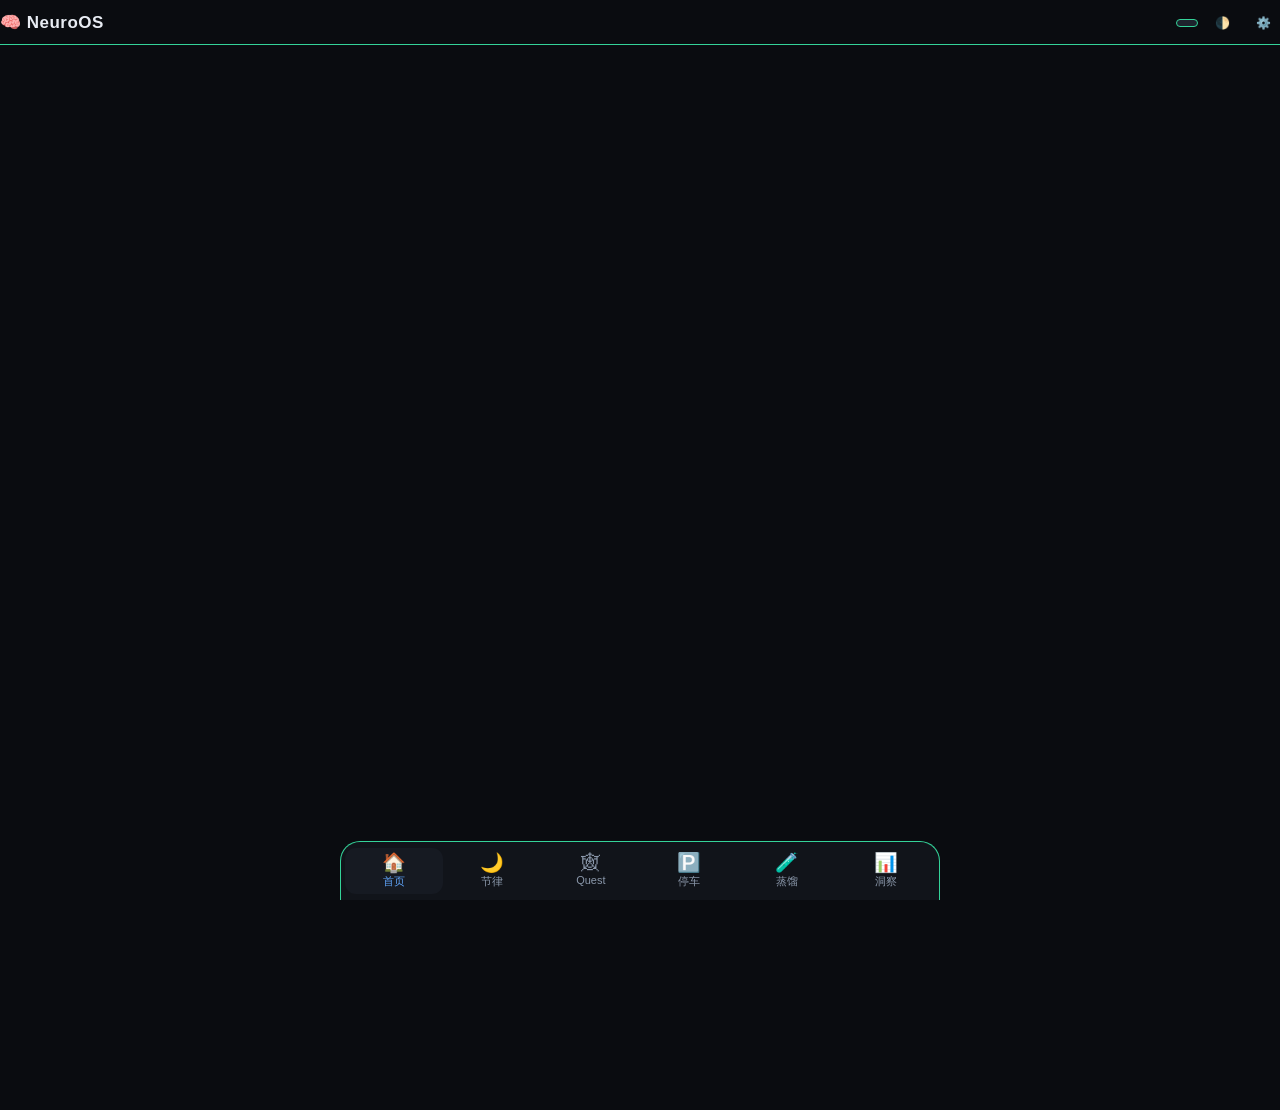
<file: adhd-intp-os/NeuroOS-standalone.html>
<!DOCTYPE html>
<html lang="zh-CN">
<head>
<meta charset="UTF-8">
<meta name="viewport" content="width=device-width, initial-scale=1.0, viewport-fit=cover">
<meta name="theme-color" content="#0a0c10">
<title>NeuroOS · ADHD/INTP 认知操作系统</title>

<style>
:root{
  --bg:#0a0c10;
  --bg2:#11141a;
  --card:#161a22;
  --card2:#1e232d;
  --card3:#252b38;
  --line:#2d3645;
  --text:#e8ecf3;
  --muted:#8b98ab;
  --dim:#5c6a7d;
  
  --net:#a78bfa;
  --net2:#7c3aed;
  --tree:#f59e0b;
  --tree2:#d97706;
  --line:#34d399;
  --line2:#059669;
  --accent:#60a5fa;
  --accent2:#f472b6;
  --ok:#4ade80;
  --warn:#f87171;
  --info:#38bdf8;
  
  --r:14px;
  --shadow:0 8px 28px rgba(0,0,0,.45);
}

html[data-theme="light"]{
  --bg:#f6f7fa;
  --bg2:#eef0f5;
  --card:#fff;
  --card2:#f3f5fa;
  --card3:#e8ecf3;
  --line:#e0e5ee;
  --text:#151921;
  --muted:#6b7689;
  --dim:#9aa5b5;
  --shadow:0 6px 20px rgba(20,30,50,.10);
}

*{box-sizing:border-box;-webkit-tap-highlight-color:transparent}
html,body{margin:0;padding:0;height:100%;overscroll-behavior:none}
body{background:var(--bg);color:var(--text);font-family:-apple-system,BlinkMacSystemFont,"PingFang SC","Hiragino Sans GB","Microsoft YaHei",sans-serif;font-size:15px;line-height:1.55}
button{font-family:inherit;font-size:inherit;cursor:pointer;border:none;background:none;color:inherit}
input,textarea,select{font-family:inherit;font-size:inherit;color:var(--text);background:var(--card2);border:1px solid var(--line);border-radius:10px;padding:10px 12px;width:100%;outline:none}
input:focus,textarea:focus,select:focus{border-color:var(--accent)}
textarea{resize:vertical;min-height:70px}
::-webkit-scrollbar{width:8px;height:8px}
::-webkit-scrollbar-thumb{background:var(--line);border-radius:8px}

#app{max-width:980px;margin:0 auto;padding:0 14px 110px;min-height:100%}
.hide{display:none!important}
.row{display:flex;gap:8px;align-items:center}
.row.wrap{flex-wrap:wrap}
.row.start{align-items:flex-start}
.between{justify-content:space-between}
.grow{flex:1;min-width:0}
.ell{overflow:hidden;text-overflow:ellipsis;white-space:nowrap}
.muted{color:var(--muted)}
.dim{color:var(--dim)}
.tiny{font-size:12px}
.xs{font-size:11px}
.center{text-align:center}
.pill{display:inline-block;padding:3px 10px;border-radius:99px;background:var(--card2);border:1px solid var(--line);font-size:11px;color:var(--muted)}

.btn{background:var(--card2);border:1px solid var(--line);border-radius:10px;padding:9px 14px;font-weight:600;transition:transform .08s,filter .15s,background .15s;display:inline-flex;align-items:center;gap:6px;justify-content:center}
.btn:active{transform:scale(.96)}
.btn.pri{background:var(--accent);color:#0c1220;border-color:transparent}
.btn.ok{background:var(--ok);color:#08240f;border-color:transparent}
.btn.warn{background:transparent;border-color:var(--warn);color:var(--warn)}
.btn.ghost{background:transparent;border-color:transparent}
.btn.sm{padding:6px 10px;font-size:13px;border-radius:9px}
.btn.xs{padding:4px 8px;font-size:12px;border-radius:8px}
.btn.block{width:100%}
.btn:disabled{opacity:.4;cursor:not-allowed}

.phase-dot{width:8px;height:8px;border-radius:50%;display:inline-block;margin-right:5px}
.phase-net{background:var(--net)}
.phase-tree{background:var(--tree)}
.phase-line{background:var(--line)}
.phase-off{background:var(--dim)}

.topbar{position:sticky;top:0;z-index:40;background:var(--bg);border-bottom:1px solid var(--line);padding:10px 0 8px;margin-bottom:8px}
.topbar h1{font-size:17px;margin:0;font-weight:700;letter-spacing:.5px}

.card{background:var(--card);border:1px solid var(--line);border-radius:var(--r);padding:14px;margin-bottom:12px}
.card.tight{padding:10px 12px}
.card.net{border-left:4px solid var(--net)}
.card.tree{border-left:4px solid var(--tree)}
.card.line{border-left:4px solid var(--line)}
.card.warn{border-left:4px solid var(--warn)}
.card.info{border-left:4px solid var(--info)}

h2.sec{font-size:13px;color:var(--muted);margin:20px 0 8px;font-weight:600;letter-spacing:1px;text-transform:uppercase}
h3.sec{font-size:16px;margin:0 0 10px}

.badge{font-size:11px;padding:2px 7px;border-radius:99px;background:var(--card2);border:1px solid var(--line);color:var(--muted);white-space:nowrap}
.badge.net{background:rgba(167,139,250,.12);color:var(--net);border-color:transparent}
.badge.tree{background:rgba(245,158,11,.12);color:var(--tree);border-color:transparent}
.badge.line{background:rgba(52,211,153,.12);color:var(--line);border-color:transparent}
.badge.ok{background:rgba(74,222,128,.12);color:var(--ok);border-color:transparent}
.badge.warn{background:rgba(248,113,113,.12);color:var(--warn);border-color:transparent}

.tabbar{position:fixed;bottom:0;left:0;right:0;z-index:50;background:var(--bg2);border-top:1px solid var(--line);display:flex;padding:6px 4px calc(6px + env(safe-area-inset-bottom))}
.tabbar button{flex:1;display:flex;flex-direction:column;align-items:center;gap:2px;padding:5px 2px;border-radius:11px;color:var(--muted);font-size:11px}
.tabbar button.on{color:var(--accent);background:var(--card)}
.tabbar .ic{font-size:19px;line-height:1}

.view{display:none}
.view.on{display:block}

.rhythm-bar{display:flex;height:34px;border-radius:8px;overflow:hidden;background:var(--card2);border:1px solid var(--line);margin:10px 0}
.rhythm-bar div{display:flex;align-items:center;justify-content:center;font-size:10px;color:var(--dim);position:relative}
.rhythm-bar .calm{background:#1e293b;color:#94a3b8}
.rhythm-bar .deep{background:#0f172a;color:#475569}
.rhythm-bar .peak{background:rgba(245,158,11,.15);color:var(--tree)}
.rhythm-bar .creative{background:rgba(167,139,250,.15);color:var(--net)}
.rhythm-bar .now{box-shadow:inset 0 0 0 2px var(--accent)}

.kv{display:flex;justify-content:space-between;padding:8px 0;border-bottom:1px solid var(--line);font-size:14px}
.kv:last-child{border:none}

.bar{height:7px;background:var(--bg2);border-radius:99px;overflow:hidden}
.bar>i{display:block;height:100%;background:linear-gradient(90deg,var(--accent),var(--ok));border-radius:99px;transition:width .4s}

/* Net canvas */
.net-canvas{position:relative;width:100%;height:420px;background:var(--bg2);border:1px dashed var(--line);border-radius:var(--r);overflow:hidden;touch-action:none}
.net-node{position:absolute;padding:8px 12px;border-radius:10px;background:var(--card);border:1px solid var(--line);color:var(--text);font-size:13px;cursor:grab;user-select:none;white-space:nowrap;z-index:2;max-width:180px;overflow:hidden;text-overflow:ellipsis}
.net-node:active{cursor:grabbing;z-index:10}
.net-node.selected{box-shadow:0 0 0 2px var(--net);border-color:var(--net)}
.net-edge{position:absolute;height:2px;background:var(--dim);transform-origin:left center;z-index:1;pointer-events:none;opacity:.5}
.net-canvas .hint{position:absolute;bottom:8px;left:8px;color:var(--dim);font-size:11px;background:var(--bg);padding:4px 8px;border-radius:6px}

/* Tree */
.tree-root{background:var(--card2);border:1px solid var(--line);border-radius:10px;padding:10px;margin-bottom:8px}
.tree-root h4{margin:0 0 8px;font-size:13px;color:var(--tree);font-weight:600}
.tree-item{padding:7px 8px;border-radius:8px;background:var(--card3);margin-bottom:5px;font-size:13px;display:flex;gap:8px;align-items:center}
.tree-item .handle{color:var(--dim);cursor:grab}

/* Line */
.line-step{display:flex;gap:10px;align-items:flex-start;padding:10px;border-radius:10px;background:var(--card2);border:1px solid transparent;margin-bottom:6px}
.line-step:hover{border-color:var(--line)}
.line-step.done{opacity:.5}
.line-step .chk{width:20px;height:20px;min-width:20px;border-radius:6px;border:2px solid var(--line);display:flex;align-items:center;justify-content:center;font-size:12px;color:transparent}
.line-step .chk.on{background:var(--ok);border-color:var(--ok);color:#08240f}

/* Overlay / Sheet */
.overlay{position:fixed;inset:0;z-index:90;background:rgba(0,0,0,.65);display:flex;align-items:flex-end;justify-content:center;backdrop-filter:blur(4px)}
.sheet{background:var(--bg);width:100%;max-width:620px;max-height:90vh;overflow-y:auto;border-radius:22px 22px 0 0;padding:18px 16px calc(24px + env(safe-area-inset-bottom));box-shadow:var(--shadow);animation:up .22s ease}
.grab{width:38px;height:4px;background:var(--line);border-radius:9px;margin:0 auto 14px}
@keyframes up{from{transform:translateY(24px);opacity:.5}to{transform:none;opacity:1}}

/* Focus */
.focus-screen{position:fixed;inset:0;z-index:80;background:var(--bg);display:flex;flex-direction:column;padding:22px 18px calc(18px + env(safe-area-inset-bottom));overflow-y:auto}
.ring-wrap{width:200px;height:200px;margin:10px auto;position:relative}
.ring-wrap svg{transform:rotate(-90deg)}
.ring-num{position:absolute;inset:0;display:flex;flex-direction:column;align-items:center;justify-content:center;font-size:34px;font-weight:700;font-variant-numeric:tabular-nums}
.ring-num small{font-size:12px;font-weight:500;color:var(--muted)}

#toast{position:fixed;left:50%;bottom:120px;transform:translateX(-50%);z-index:99;background:var(--card);border:1px solid var(--line);border-radius:12px;padding:11px 18px;box-shadow:var(--shadow);font-weight:600;opacity:0;pointer-events:none;transition:.25s}
#toast.on{opacity:1;transform:translateX(-50%) translateY(-8px)}

.confetti{position:fixed;inset:0;pointer-events:none;z-index:95}

.empty{text-align:center;padding:40px 18px;color:var(--muted)}
.empty .big{font-size:44px;display:block;margin-bottom:10px}

input[type="time"],input[type="number"]{font-variant-numeric:tabular-nums}

.probe-box{border:1px dashed var(--line);border-radius:10px;padding:10px;background:var(--bg2);margin-top:8px}

@media(min-width:760px){
  .tabbar{left:50%;transform:translateX(-50%);max-width:600px;border-radius:20px 20px 0 0;border:1px solid var(--line);border-bottom:none}
  #app{padding-bottom:90px}
}

</style>
</head>
<body>

<div class="topbar"><div class="wrap">
  <div class="row between">
    <h1>🧠 NeuroOS</h1>
    <div class="row">
      <span id="phase-badge" class="pill"></span>
      <button class="btn xs ghost" id="btn-theme" data-act="btn-theme">🌓</button>
      <button class="btn xs ghost" id="btn-set" data-act="btn-set">⚙️</button>
    </div>
  </div>
</div></div>

<main id="app">
  <section class="view on" id="view-dash"></section>
  <section class="view" id="view-rhythm"></section>
  <section class="view" id="view-quests"></section>
  <section class="view" id="view-parking"></section>
  <section class="view" id="view-distill"></section>
  <section class="view" id="view-insights"></section>
</main>

<nav class="tabbar" id="tabbar">
  <button data-tab="dash" class="on"><span class="ic">🏠</span>首页</button>
  <button data-tab="rhythm"><span class="ic">🌙</span>节律</button>
  <button data-tab="quests"><span class="ic">🕸</span>Quest</button>
  <button data-tab="parking"><span class="ic">🅿️</span>停车</button>
  <button data-tab="distill"><span class="ic">🧪</span>蒸馏</button>
  <button data-tab="insights"><span class="ic">📊</span>洞察</button>
</nav>

<div id="modal"></div>
<div id="toast"></div>
<canvas id="confetti"></canvas>


<script>
/* ===== NeuroOS / ADHD-INTP Cognitive OS ===== */
const KEY = 'neuroos-v1';
const uid = () => Math.random().toString(36).slice(2,9) + Date.now().toString(36).slice(-4);
const DAY = 864e5;
const todayKey = () => new Date().toLocaleDateString('sv');
const esc = s => String(s??'').replace(/[&<>"]/g, c => ({'&':'&amp;','<':'&lt;','>':'&gt;','"':'&quot;'}[c]));
const clamp = (n,a,b) => Math.max(a, Math.min(b,n));
const fmtTime = d => String(d.getHours()).padStart(2,'0')+':'+String(d.getMinutes()).padStart(2,'0');
const parseMin = t => { const [h,m]=t.split(':'); return parseInt(h)*60+parseInt(m); };
const minToTime = m => String(Math.floor(m/60)).padStart(2,'0')+':'+String(m%60).padStart(2,'0');

const DEF = () => ({
  profile:{name:'', types:['ADHD','INTP','HSP','COMT-Met'], peak:'night'},
  rhythm:{
    wakeTarget:'08:30', onlineTarget:'12:00', sleepNatural:'01:30',
    sleepCutoff:'00:30', sleepHours:7.5, useCutoff:true
  },
  quests:[],
  parking:{insights:[], questions:[], hypotheses:[], friction:[], gold:[]},
  inbox:[],
  dailyLog:[],
  sessions:[],
  handoff:{ morning:'', evening:'', date:'' },
  settings:{theme:'dark', focus:25, brk:5, autoNext:true, morningBlock:true},
  meta:{ created:Date.now(), streak:0, lastDay:null, best:0, pomos:0 }
});

let S = load();
function load(){
  try{
    const r = JSON.parse(localStorage.getItem(KEY));
    if(r && r.profile) return mergeDeep(DEF(), r);
  }catch(e){}
  return DEF();
}
function mergeDeep(a,b){
  const out = {...a};
  for(const k in b){ if(b[k]!==undefined) out[k] = (typeof b[k]==='object' && !Array.isArray(b[k]) && b[k]!==null) ? mergeDeep(a[k]||{}, b[k]) : b[k]; }
  return out;
}
let saveT;
function save(){ clearTimeout(saveT); saveT = setTimeout(()=>localStorage.setItem(KEY, JSON.stringify(S)), 120); }

/* ===== 节律引擎 ===== */
function getPhase(now=new Date()){
  const m = now.getHours()*60 + now.getMinutes();
  const {wakeTarget, onlineTarget, sleepCutoff, sleepNatural} = S.rhythm;
  const wake = parseMin(wakeTarget);
  const online = parseMin(onlineTarget);
  const cutoff = parseMin(sleepCutoff);
  const natural = parseMin(sleepNatural);
  
  // 深夜创作峰：sleepCutoff 前 2h 到 sleepCutoff
  const creativeStart = cutoff - 120;
  // 上午校准期：wake 到 online
  if(m >= wake && m < online) return {id:'calm', name:'离线校准期', color:'var(--dim)', icon:'🌫', desc:'只做被动输入+机械性杂务,不做输出/决策'};
  // 下午/晚上深度期：online 到 creativeStart
  if(m >= online && m < creativeStart) return {id:'deep', name:'深度执行期', color:'var(--line)', icon:'🚀', desc:'啃硬骨头,走线性步骤'};
  // 深夜创作峰
  if(m >= creativeStart && m < cutoff) return {id:'creative', name:'创意风暴期', color:'var(--net)', icon:'🌟', desc:'网状发散、构思、连接,允许胡思乱想'};
  // 断电前缓冲
  if(m >= cutoff && m < natural) return {id:'wind', name:'断电缓冲期', color:'var(--tree)', icon:'🌙', desc:'做 3-2-1 交接仪式,准备合电脑'};
  // 睡眠时间
  return {id:'sleep', name:'睡眠恢复期', color:'var(--warn)', icon:'💤', desc:'睡眠中,若醒着请别碰屏幕'};
}
function rhythmBlocks(){
  const {wakeTarget, onlineTarget, sleepCutoff, sleepHours} = S.rhythm;
  const wake = parseMin(wakeTarget);
  const online = parseMin(onlineTarget);
  const cutoff = parseMin(sleepCutoff);
  const sleepStart = cutoff;
  const sleepEnd = (sleepStart + sleepHours*60) % 1440;
  const creativeStart = Math.max(online, cutoff-120);
  const total = 1440;
  return [
    {id:'sleep', start:sleepStart, end:Math.min(1440, sleepStart+sleepHours*60), label:'睡眠'},
    {id:'calm', start:wake, end:online, label:'校准'},
    {id:'deep', start:online, end:creativeStart, label:'深度'},
    {id:'creative', start:creativeStart, end:cutoff, label:'创意'},
    {id:'wind', start:cutoff, end:cutoff+60, label:'断电'}
  ].filter(b=>b.end>b.start).map(b=>({...b, pct:(b.end-b.start)/total*100}));
}
function nextPhaseTransition(){
  const now = new Date();
  const m = now.getHours()*60+now.getMinutes();
  const blocks = rhythmBlocks();
  for(const b of blocks){ if(m < b.end) return {phase:b, min:b.end-m}; }
  return {phase:blocks[0], min: blocks[0].end + (1440-m)};
}

/* ===== Quest 数据操作 ===== */
function newQuest(title, type='project'){
  return {
    id:uid(), title, type,
    status:'net',
    created:Date.now(), updated:Date.now(),
    net:{nodes:[], edges:[], nextX:80, nextY:120},
    tree:{drawers:[
      {id:'problem', name:'问题/痛点', color:'#f87171', items:[]},
      {id:'hypothesis', name:'假设/洞察', color:'#f59e0b', items:[]},
      {id:'solution', name:'方案/资源', color:'#60a5fa', items:[]},
      {id:'conclusion', name:'结论/输出', color:'#a78bfa', items:[]},
      {id:'action', name:'行动/下一步', color:'#34d399', items:[]}
    ]},
    line:[],
    probe:{hypothesis:'', success:'', stopLoss:'', days:7, active:false},
    distill:{scout:'', restructure:'', layers:[], verify:''},
    goodEnough:{mode:'100', sixty:'', hundred:''},
    context:{blocked:'', lastNote:'', lastAt:0},
    today:false, done:false
  };
}
function findQuest(id){ return S.quests.find(q=>q.id===id); }
function addQuest(title, type='project'){ const q=newQuest(title,type); S.quests.push(q); return q; }
function deleteQuest(id){ S.quests = S.quests.filter(q=>q.id!==id); }

/* ===== 视图路由 ===== */
let TAB = 'dash';
let openQuest = null;
let selectedNetNodes = [];
let focusState = null;
let ticker = null;

function renderAll(){
  document.documentElement.dataset.theme = S.settings.theme;
  document.getElementById('phase-badge').innerHTML = phaseBadge();
  document.querySelectorAll('.tabbar button').forEach(b=>b.classList.toggle('on', b.dataset.tab===TAB));
  document.querySelectorAll('.view').forEach(v=>v.classList.toggle('on', v.id===`view-${TAB}`));
  const viewFn = {dash:vDash, rhythm:vRhythm, quests:vQuests, parking:vParking, distill:vDistill, insights:vInsights}[TAB];
  if(viewFn){ console.log('call viewFn', TAB); viewFn(); }
  if(focusState) renderFocus();
}
function phaseBadge(){
  const p = getPhase();
  return `<span class="phase-dot" style="background:${p.color}"></span>${p.icon} ${p.name}`;
}

/* ===== Toast / Modal ===== */
let toastT;
function toast(msg){
  const t=document.getElementById('toast'); t.textContent=msg; t.classList.add('on');
  clearTimeout(toastT); toastT=setTimeout(()=>t.classList.remove('on'), 2200);
}
function closeModal(){ document.getElementById('modal').innerHTML=''; }
function sheet(html){ document.getElementById('modal').innerHTML = `<div class="overlay"><div class="sheet"><div class="grab"></div>${html}</div></div>`; }

/* ===== 首页 ===== */
function vDash(){
  const p = getPhase();
  const tr = nextPhaseTransition();
  const pending = lineItems().filter(x=>!x.q.done);
  const todayQs = pending.filter(x=>x.n.today);
  const next = todayQs.length ? todayQs[0] : pending.sort((a,b)=>a.n.est-b.n.est)[0];
  const handoffDate = S.handoff.date;
  const hasMorning = handoffDate===todayKey() && S.handoff.morning;
  const hasEvening = handoffDate===todayKey() && S.handoff.evening;
  
  const v = document.getElementById('view-dash');
  v.innerHTML = `
  <div class="card ${p.id==='calm'?'info':p.id==='deep'?'line':p.id==='creative'?'net':p.id==='wind'?'tree':''}">
    <div class="row between">
      <div>
        <div class="tiny muted">当前阶段 · 距离下一阶段还有 ${Math.floor(tr.min/60)}h ${tr.min%60}m</div>
        <div style="font-size:20px;font-weight:700;margin-top:4px">${p.icon} ${p.name}</div>
      </div>
      <div class="pill">${fmtTime(new Date())}</div>
    </div>
    <div class="tiny muted" style="margin-top:8px">${p.desc}</div>
    <div class="rhythm-bar">${rhythmBlocks().map(b=>`<div class="${b.id}" style="width:${b.pct}%">${b.label}</div>`).join('')}</div>
  </div>

  ${p.id==='calm' && S.settings.morningBlock ? morningCard() : ''}
  ${p.id==='wind' ? eveningCard() : ''}

  <h2 class="sec">${hasMorning ? '今早交接条' : '今早还没有交接'}</h2>
  ${hasMorning ? `<div class="card warn"><div class="tiny muted">凌晨写下的唯一指令</div><div style="font-size:16px;font-weight:600;margin:6px 0">${esc(S.handoff.morning)}</div></div>`
    : `<div class="card tight tiny muted">如果昨晚做了 3-2-1 交接,这里会显示"明早第一步"。现在可以去节律页做。</div>`}

  <h2 class="sec">下一步行动</h2>
  ${next ? `
    <div class="card line">
      <div class="tiny muted">${esc(next.q.title)} · ${next.n.est||0} 分钟</div>
      <div style="font-size:18px;font-weight:700;margin:6px 0">${esc(next.n.title)}</div>
      <div class="row" style="gap:6px">
        <button class="btn pri" data-act="focus" data-id="${next.n.id}">▶ 专注</button>
        <button class="btn" data-act="two-min" data-id="${next.n.id}">⚡ 2分钟版</button>
      </div>
    </div>`
    : `<div class="empty"><span class="big">🌌</span>没有可执行的下一步,去 Quest 页新建一个。</div>`}

  <h2 class="sec">快速入口</h2>
  <div class="row wrap" style="gap:8px">
    <button class="btn" data-act="quick-quest">➕ 新建 Quest</button>
    <button class="btn" data-act="quick-park">🅿️ 丢个想法</button>
    <button class="btn" data-act="quick-distill">🧪 蒸馏信息</button>
    <button class="btn" data-act="tab-rhythm">🌙 看节律</button>
  </div>

  <h2 class="sec">今日状态</h2>
  <div class="card">
    <div class="kv"><span class="muted">已连续活跃</span><b>${S.meta.streak||0} 天</b></div>
    <div class="kv"><span class="muted">今日完成步骤</span><b>${S.sessions.filter(s=>s.finished && new Date(s.end).toLocaleDateString('sv')===todayKey()).length}</b></div>
    <div class="kv"><span class="muted">停车区想法</span><b>${Object.values(S.parking).flat().length}</b></div>
    <div class="kv"><span class="muted">活跃 Quest</span><b>${S.quests.filter(q=>!q.done).length}</b></div>
  </div>`;
}
function morningCard(){
  return `<div class="card info">
    <b>🌫 上午是离线校准期,不是你的错</b>
    <div class="tiny muted" style="margin:6px 0">只做被动输入或机械性杂务。推荐:</div>
    <div class="row wrap" style="gap:6px">
      <button class="btn xs" data-act="morning-task" data-type="input">🎧 听播客/资讯</button>
      <button class="btn xs" data-act="morning-task" data-type="tidy">🧹 整理桌面/文件</button>
      <button class="btn xs" data-act="morning-task" data-type="reply">👌 回"收到/好的"</button>
      <button class="btn xs" data-act="morning-task" data-type="coffee">☕ 做咖啡+晒太阳</button>
    </div>
  </div>`;
}
function eveningCard(){
  return `<div class="card tree">
    <b>🌙 该做 3-2-1 交接仪式了</b>
    <div class="tiny muted" style="margin:6px 0">合上电脑前把明天"加载期"要用的东西写出去。</div>
    <button class="btn pri" data-act="open-handoff">开始交接</button>
  </div>`;
}

/* ===== 节律页 ===== */
function vRhythm(){
  const {wakeTarget, onlineTarget, sleepCutoff, sleepNatural, sleepHours, useCutoff} = S.rhythm;
  const nowM = new Date().getHours()*60+new Date().getMinutes();
  const cutoffM = parseMin(sleepCutoff);
  const naturalM = parseMin(sleepNatural);
  const late = nowM > naturalM;
  
  const v = document.getElementById('view-rhythm');
  v.innerHTML = `
  <div class="card ${late?'warn':'info'}">
    <div class="row between">
      <div>
        <div class="tiny muted">硬性断电时间</div>
        <div style="font-size:26px;font-weight:700">${sleepCutoff}</div>
      </div>
      <div style="text-align:right">
        <div class="tiny muted">自然入睡</div>
        <div style="font-size:18px;font-weight:600">${sleepNatural}</div>
      </div>
    </div>
    ${late?`<div class="tiny warn" style="margin-top:8px">⚠️ 已经超过自然入睡时间,腺苷债正在累积。</div>`:''}
  </div>

  <h2 class="sec">节律配置</h2>
  <div class="card">
    <div class="row wrap" style="gap:10px">
      <div style="flex:1;min-width:120px"><label class="tiny muted">目标起床</label><input type="time" id="r-wake" value="${wakeTarget}"></div>
      <div style="flex:1;min-width:120px"><label class="tiny muted">能上线工作</label><input type="time" id="r-online" value="${onlineTarget}"></div>
      <div style="flex:1;min-width:120px"><label class="tiny muted">硬性断电</label><input type="time" id="r-cutoff" value="${sleepCutoff}"></div>
      <div style="flex:1;min-width:120px"><label class="tiny muted">自然入睡</label><input type="time" id="r-natural" value="${sleepNatural}"></div>
      <div style="flex:1;min-width:120px"><label class="tiny muted">睡眠时长</label><input type="number" id="r-hours" value="${sleepHours}" step="0.5" min="4" max="12"></div>
    </div>
    <button class="btn pri block" style="margin-top:12px" data-act="save-rhythm">保存节律</button>
    <div class="tiny muted" style="margin-top:10px;line-height:1.7">
      💡 规则：深度睡眠在前半夜,如果你 ${sleepNatural} 才睡,早上会很难"开机"。把创作峰控制在 ${sleepCutoff} 前 2 小时, ${sleepCutoff} 必须合电脑。
    </div>
  </div>

  <h2 class="sec">早晨"暴力醒脑"清单</h2>
  <div class="card">
    <div class="tiny muted" style="margin-bottom:8px">不是意志力问题,是前额叶还没通电:</div>
    <div class="kv"><span>🚿 冷水泼脸 30 秒</span><span class="tiny muted">刺激迷走神经</span></div>
    <div class="kv"><span>☀️ 强光 5-10 分钟</span><span class="tiny muted">抑制褪黑素</span></div>
    <div class="kv"><span>🥚 蛋白质+脂肪早餐</span><span class="tiny muted">避免高碳水昏迷</span></div>
    <div class="kv"><span>☕ 咖啡因别空腹</span><span class="tiny muted">吃完后 30 分钟再喝</span></div>
    <div class="kv"><span>🚶 走动 2 分钟</span><span class="tiny muted">比坐着硬撑有效</span></div>
  </div>

  <h2 class="sec">今日能量地图</h2>
  <div class="card">
    <div class="tiny muted">基于当前配置的一日节律</div>
    <div class="rhythm-bar" style="height:42px">${rhythmBlocks().map(b=>`<div class="${b.id}" style="width:${b.pct}%;font-size:11px">${b.label}</div>`).join('')}</div>
    <div class="row between tiny muted" style="margin-top:6px"><span>00:00</span><span>12:00</span><span>24:00</span></div>
  </div>`;
}

/* ===== Quest 页 ===== */
function vQuests(){
  try{
  const v = document.getElementById('view-quests');
  if(openQuest){
    const q = findQuest(openQuest);
    if(!q){ openQuest=null; return vQuests(); }
    v.innerHTML = vQuestDetail(q);
    renderQuestWorkspace(q);
    bindNetCanvas(q);
    return;
  }
  const qs = S.quests.slice().sort((a,b)=>b.updated-a.updated);
  v.innerHTML = `
  <div class="row between" style="margin:6px 0 10px">
    <h2 class="sec" style="margin:0">Quest · ${qs.length}</h2>
    <button class="btn sm pri" data-act="new-quest">➕ 新建</button>
  </div>
  <div class="card tight tiny muted" style="margin-bottom:14px">
    Quest = 任何你要处理的事。每个 Quest 都按「🕸 网 → 🌳 树 → ✅ 线」三段走,先发散再收敛再执行。
  </div>
  ${qs.length? qs.map(q=>{
    const steps = lineItems(q).filter(x=>!x.n.done);
    const done = lineItems(q).filter(x=>x.n.done).length;
    const total = lineItems(q).length;
    const pct = total? Math.round(done/total*100):0;
    return `<div class="card ${q.status==='net'?'net':q.status==='tree'?'tree':q.status==='line'?'line':''}" style="margin-bottom:10px">
      <div class="row between">
        <h3 class="sec" style="margin:0;font-size:15px">${esc(q.title)}</h3>
        <span class="badge ${q.status}">${q.status==='net'?'🕸 网':q.status==='tree'?'🌳 树':q.status==='line'?'✅ 线':'✓ 完成'}</span>
      </div>
      <div class="tiny muted" style="margin:6px 0">${q.type} · ${steps.length} 步待做 · ${q.net.nodes.length} 节点 · ${pct}%</div>
      <div class="bar" style="height:6px;background:var(--bg2);border-radius:99px;overflow:hidden"><i style="display:block;height:100%;width:${pct}%;background:var(--line);border-radius:99px"></i></div>
      <div class="row" style="margin-top:10px;gap:6px">
        <button class="btn xs" data-act="open-quest" data-id="${q.id}">打开</button>
        <button class="btn xs" data-act="focus-quest" data-id="${q.id}">🎯 下一步</button>
        ${q.today?`<button class="btn xs ghost" data-act="q-untoday" data-id="${q.id}">移出今天</button>`
                 :`<button class="btn xs ghost" data-act="q-today" data-id="${q.id}">☀️ 今天</button>`}
      </div>
    </div>`;
  }).join('')
  : `<div class="empty"><span class="big">🕸</span>还没有 Quest。点右上角新建,或者去首页快速创建。</div>`}
  `;
  }catch(e){ document.getElementById('view-quests').innerHTML = '<div class="card warn">渲染出错: '+esc(e.message)+'</div>'; console.error(e); }
}

function vQuestDetail(q){
  const netNodes = q.net.nodes.length;
  const treeItems = q.tree.drawers.reduce((a,d)=>a+d.items.length,0);
  const lineItems2 = q.line.length;
  const done = q.line.filter(n=>n.done).length;
  
  return `
  <div class="row" style="margin:6px 0 10px">
    <button class="btn xs ghost" data-act="back-quests">‹ 返回</button>
    <div class="grow"></div>
    <button class="btn xs" data-act="edit-quest" data-id="${q.id}">编辑</button>
  </div>
  
  <div class="card ${q.status==='net'?'net':q.status==='tree'?'tree':'line'}">
    <div class="row between">
      <h3 class="sec" style="margin:0">${esc(q.title)}</h3>
      <span class="badge ${q.status}">${q.status==='net'?'🕸 网':q.status==='tree'?'🌳 树':q.status==='line'?'✅ 线':'✓ 完成'}</span>
    </div>
    <div class="tiny muted" style="margin:6px 0">${q.type} · ${done}/${lineItems2} 步完成</div>
    <div class="bar" style="height:6px;background:var(--bg2);border-radius:99px;overflow:hidden"><i style="display:block;height:100%;width:${lineItems2?Math.round(done/lineItems2*100):0}%;background:var(--line);border-radius:99px"></i></div>
    <div class="row" style="margin-top:10px;gap:6px">
      <button class="btn sm" data-act="tab-net" data-id="${q.id}" style="${q.status==='net'?'background:var(--net2);color:#fff':''}">🕸 网 (${netNodes})</button>
      <button class="btn sm" data-act="tab-tree" data-id="${q.id}" style="${q.status==='tree'?'background:var(--tree2);color:#fff':''}">🌳 树 (${treeItems})</button>
      <button class="btn sm" data-act="tab-line" data-id="${q.id}" style="${q.status==='line'?'background:var(--line2);color:#fff':''}">✅ 线 (${lineItems2})</button>
    </div>
  </div>

  <div class="card">
    <div class="row between">
      <b class="tiny">探针模式 ${q.probe.active?'🧪 已开启':''}</b>
      <button class="btn xs" data-act="toggle-probe" data-id="${q.id}">${q.probe.active?'关闭':'开启'}</button>
    </div>
    ${q.probe.active?probeHTML(q):`<div class="tiny muted">把大目标变成 2-7 天小实验,先验证再投入。</div>`}
  </div>

  <div class="card">
    <div class="row between">
      <b class="tiny">上下文恢复</b>
      <button class="btn xs" data-act="save-context" data-id="${q.id}">更新</button>
    </div>
    ${q.context.lastNote?`<div class="tiny muted" style="margin-top:6px">上次(${new Date(q.context.lastAt).toLocaleString('zh-CN',{month:'numeric',day:'numeric',hour:'2-digit',minute:'2-digit'})})卡在这:</div>
      <div style="font-size:13px;margin-top:4px;padding:8px;background:var(--bg2);border-radius:8px">${esc(q.context.lastNote)}</div>`
      :`<div class="tiny muted" style="margin-top:6px">还没记录卡点。</div>`}
  </div>

  <div class="card">
    <div class="row between">
      <b class="tiny">${q.goodEnough.mode==='60'?'60 分止损版':'100 分完整版'}</b>
      <button class="btn xs" data-act="toggle-good" data-id="${q.id}">切换到 ${q.goodEnough.mode==='60'?'100 分':'60 分'}</button>
    </div>
    <textarea id="q-good" style="margin-top:8px;background:transparent;border:none;padding:4px 0;min-height:50px" placeholder="写下这个版本的完成标准...">${esc(q.goodEnough.mode==='60'?q.goodEnough.sixty:q.goodEnough.hundred)}</textarea>
  </div>

  <div id="quest-workspace"></div>

  <div style="height:60px"></div>`;
}

function probeHTML(q){
  return `<div class="probe-box">
    <label class="tiny muted">假设</label>
    <input id="probe-hyp" value="${esc(q.probe.hypothesis)}" placeholder="如果...那么...">
    <label class="tiny muted" style="display:block;margin-top:8px">成功标准</label>
    <input id="probe-success" value="${esc(q.probe.success)}" placeholder="做到什么就算探针成功">
    <label class="tiny muted" style="display:block;margin-top:8px">止损点</label>
    <input id="probe-stop" value="${esc(q.probe.stopLoss)}" placeholder="什么情况就放弃/换方向">
    <label class="tiny muted" style="display:block;margin-top:8px">实验天数</label>
    <input type="number" id="probe-days" value="${q.probe.days}" min="1" max="30">
    <button class="btn ok block" style="margin-top:10px" data-act="save-probe" data-id="${q.id}">保存探针</button>
  </div>`;
}

function renderQuestWorkspace(q){
  const el = document.getElementById('quest-workspace'); if(!el) return;
  el.innerHTML = {net:vNet(q), tree:vTree(q), line:vLine(q)}[q.status] || vNet(q);
  if(q.status==='net') bindNetCanvas(q);
}

/* ===== Net / Tree / Line ===== */
function vNet(q){
  return `
  <h2 class="sec">🕸 网状构思区 — 只管发散,不许排序</h2>
  <div class="card tight tiny muted" style="margin-bottom:10px">
    规则: ① 5 分钟内疯狂丢关键词 ② 圈出 3 个核心节点 ③ 用线连接关联 ④ 超时就硬进树状区
  </div>
  <div class="row" style="margin-bottom:10px">
    <input id="net-input" class="grow" placeholder="输入一个关键词/想法,回车添加">
    <button class="btn pri" data-act="net-add" data-id="${q.id}">添加</button>
    <button class="btn ${selectedNetNodes.length>=2?'':'disabled'}" data-act="net-link" data-id="${q.id}" ${selectedNetNodes.length<2?'disabled':''}>连线</button>
    <button class="btn warn sm" data-act="net-clear" data-id="${q.id}">清空</button>
  </div>
  <div class="net-canvas" id="net-canvas">
    ${q.net.edges.map(e=>netEdgeHTML(q,e)).join('')}
    ${q.net.nodes.map(n=>netNodeHTML(n,q)).join('')}
    <div class="hint">点击节点选中,再点另一个连线 · 拖拽移动 · 双击删除</div>
  </div>
  <div class="row" style="margin-top:12px;gap:8px">
    <button class="btn block pri" data-act="to-tree" data-id="${q.id}">🌳 我已经圈出核心,进入树状区</button>
  </div>`;
}
function netNodeHTML(n,q){
  const selected = selectedNetNodes.includes(n.id);
  return `<div class="net-node ${selected?'selected':''}" id="nn-${n.id}" data-id="${n.id}" style="left:${n.x}px;top:${n.y}px;background:${n.color||'var(--card)'};border-color:${selected?'var(--net)':''}">${esc(n.text)}</div>`;
}
function netEdgeHTML(q,e){
  const a=q.net.nodes.find(x=>x.id===e.from), b=q.net.nodes.find(x=>x.id===e.to); if(!a||!b) return '';
  const dx=b.x-a.x, dy=b.y-a.y, len=Math.sqrt(dx*dx+dy*dy), ang=Math.atan2(dy,dx)*180/Math.PI;
  return `<div class="net-edge" style="left:${a.x+10}px;top:${a.y+14}px;width:${len}px;transform:rotate(${ang}deg)"></div>`;
}
function bindNetCanvas(q){
  const canvas = document.getElementById('net-canvas'); if(!canvas) return;
  let dragNode=null, dragOff={};
  canvas.querySelectorAll('.net-node').forEach(node=>{
    node.onpointerdown = e => {
      e.stopPropagation();
      dragNode = node.dataset.id;
      const n = q.net.nodes.find(x=>x.id===dragNode);
      dragOff = {x:e.clientX-n.x, y:e.clientY-n.y};
      node.setPointerCapture(e.pointerId);
    };
    node.onpointermove = e => {
      if(!dragNode || dragNode!==node.dataset.id) return;
      const n = q.net.nodes.find(x=>x.id===dragNode);
      n.x = clamp(e.clientX-dragOff.x, 0, canvas.clientWidth-80);
      n.y = clamp(e.clientY-dragOff.y, 0, canvas.clientHeight-40);
      node.style.left=n.x+'px'; node.style.top=n.y+'px';
      renderNetEdges(q);
    };
    node.onpointerup = e => { dragNode=null; save(); };
    node.onclick = e => {
      e.stopPropagation();
      toggleSelect(q, node.dataset.id);
    };
    node.ondblclick = e => {
      e.stopPropagation();
      q.net.nodes = q.net.nodes.filter(x=>x.id!==node.dataset.id);
      q.net.edges = q.net.edges.filter(x=>x.from!==node.dataset.id && x.to!==node.dataset.id);
      selectedNetNodes = selectedNetNodes.filter(id=>id!==node.dataset.id);
      renderQuestWorkspace(q); save();
    };
  });
  canvas.onclick = () => { selectedNetNodes=[]; renderQuestWorkspace(q); };
}
function toggleSelect(q, id){
  const i = selectedNetNodes.indexOf(id);
  if(i>-1) selectedNetNodes.splice(i,1); else selectedNetNodes.push(id);
  // 只更新 class,不重绘,避免打断交互
  document.querySelectorAll('#net-canvas .net-node').forEach(el=>{
    el.classList.toggle('selected', selectedNetNodes.includes(el.dataset.id));
  });
  document.querySelector('[data-act=net-link]')?.toggleAttribute('disabled', selectedNetNodes.length<2);
}
function renderNetEdges(q){
  const canvas = document.getElementById('net-canvas'); if(!canvas) return;
  canvas.querySelectorAll('.net-edge').forEach(e=>e.remove());
  const frag = document.createDocumentFragment();
  q.net.edges.forEach(edge=>{
    const div = document.createElement('div'); div.className='net-edge'; div.style.cssText = netEdgeHTML(q,edge).match(/style="([^"]+)"/)[1];
    frag.appendChild(div);
  });
  canvas.insertBefore(frag, canvas.firstChild);
}

function vTree(q){
  return `
  <h2 class="sec">🌳 树状翻译区 — 把网压进 5 个抽屉</h2>
  <div class="card tight tiny muted" style="margin-bottom:10px">
    把网状节点拖进下面 5 类。如果某个节点放不进去,说明它还不够具体,回网状区再切一刀。
  </div>
  <div class="row" style="margin-bottom:10px">
    <button class="btn pri" data-act="tree-add" data-id="${q.id}">➕ 新增抽屉项</button>
    <button class="btn" data-act="to-line" data-id="${q.id}">✅ 生成执行线</button>
    <button class="btn" data-act="back-net" data-id="${q.id}">↩ 回网状区</button>
  </div>
  <div class="row wrap" style="gap:10px;align-items:stretch">
    ${q.tree.drawers.map(d=>`
      <div style="flex:1;min-width:160px" ondragover="event.preventDefault()" ondrop="dropToDrawer(event,'${q.id}','${d.id}')">
        <div class="tree-root" style="border-left:3px solid ${d.color}">
          <h4 style="color:${d.color}">${d.name}</h4>
          ${d.items.map(it=>`<div class="tree-item" draggable="true" ondragstart="dragItem(event,'${q.id}','${d.id}','${it.id}')">
            <span class="handle">⋮⋮</span>
            <span class="grow">${esc(it.text)}</span>
            <button class="btn xs ghost" onclick="removeTreeItem('${q.id}','${d.id}','${it.id}')">✕</button>
          </div>`).join('')}
          ${!d.items.length?`<div class="tiny dim">空</div>`:''}
        </div>
      </div>`).join('')}
  </div>`;
}
function vLine(q){
  return `
  <h2 class="sec">✅ 线性执行区 — 按顺序做,禁止发散</h2>
  <div class="card tight tiny muted" style="margin-bottom:10px">
    这里是「手上走线」。任何新想法丢停车区,不许改这里。
  </div>
  <div class="row" style="margin-bottom:10px">
    <input id="line-input" class="grow" placeholder="添加一步(例如:明天10点发试水文)" style="flex:2">
    <input type="number" id="line-est" placeholder="分钟" value="15" min="1" max="180" style="width:80px">
    <button class="btn pri" data-act="line-add" data-id="${q.id}">添加</button>
    <button class="btn" data-act="back-tree" data-id="${q.id}">↩ 回树状区</button>
  </div>
  ${q.line.length? q.line.map((n,i)=>`
    <div class="line-step ${n.done?'done':''}">
      <button class="chk ${n.done?'on':''}" data-act="line-toggle" data-qid="${q.id}" data-id="${n.id}">✓</button>
      <div class="grow">
        <div class="row" style="gap:6px;flex-wrap:wrap">
          <span style="font-weight:500;${n.done?'text-decoration:line-through':''}">${esc(n.title)}</span>
          <span class="badge ${(n.est||0)<=15?'ok':(n.est||0)>45?'warn':''}">${n.est||0}分</span>
          ${n.today?'<span class="badge line">今天</span>':''}
        </div>
        <div class="row" style="margin-top:6px;gap:5px">
          <button class="btn xs" data-act="line-focus" data-qid="${q.id}" data-id="${n.id}">▶ 专注</button>
          <button class="btn xs ghost" data-act="line-today" data-qid="${q.id}" data-id="${n.id}">${n.today?'移出':'☀️ 今天'}</button>
          <button class="btn xs ghost" data-act="line-split" data-qid="${q.id}" data-id="${n.id}">🔪 切小</button>
          <button class="btn xs ghost" data-act="line-del" data-qid="${q.id}" data-id="${n.id}">🗑</button>
        </div>
      </div>
    </div>`).join('')
    : `<div class="empty tiny">执行线为空。从树状区生成,或手动添加。</div>`}
  <div class="row" style="margin-top:14px">
    <button class="btn sm block" data-act="line-focus-next" data-id="${q.id}">🎯 专注下一步</button>
    <button class="btn sm block" data-act="line-pick" data-id="${q.id}">🎲 随机挑一步</button>
  </div>`;
}

/* ===== 停车区 ===== */
function vParking(){
  const cats = [
    {k:'insights', name:'💡 洞察', desc:'突然看懂的关联'},
    {k:'questions', name:'❓ 问题', desc:'还没想通的点'},
    {k:'hypotheses', name:'🧪 假设', desc:'如果...那么...'},
    {k:'friction', name:'⚠️ 卡点', desc:'执行中的阻碍'},
    {k:'gold', name:'✨ 金句', desc:'值得复用的表达/资料'}
  ];
  const v = document.getElementById('view-parking');
  v.innerHTML = `
  <div class="card info">
    <b>🅿️ 想法停车场</b>
    <div class="tiny muted">专注时冒出来的想法按类型丢进来,结束后统一处理。这是工作记忆外部化。</div>
    <div class="row" style="margin-top:10px">
      <input id="park-input" class="grow" placeholder="突然想到...">
      <select id="park-cat" style="width:110px">${cats.map(c=>`<option value="${c.k}">${c.name}</option>`).join('')}</select>
      <button class="btn pri" data-act="park-add">记下</button>
    </div>
  </div>
  <div class="row wrap" style="gap:10px;align-items:stretch">
    ${cats.map(c=>{
      const items = S.parking[c.k];
      return `<div style="flex:1;min-width:280px">
        <h2 class="sec">${c.name} · ${items.length}</h2>
        ${items.length? items.slice().reverse().map(it=>`<div class="card tight" style="margin-bottom:6px">
        <div class="row between" style="align-items:flex-start">
          <div class="grow" style="font-size:13px;word-break:break-word">${esc(it.text)}</div>
          <div class="row" style="flex-shrink:0">
            <button class="btn xs" data-act="park-2quest" data-id="${it.id}" data-cat="${c.k}">→ Quest</button>
            <button class="btn xs ghost" data-act="park-del" data-id="${it.id}" data-cat="${c.k}">✕</button>
          </div>
        </div>
        <div class="tiny muted" style="margin-top:4px">${new Date(it.t).toLocaleString('zh-CN',{month:'numeric',day:'numeric',hour:'2-digit',minute:'2-digit'})}</div>
      </div>`).join('')
        : `<div class="empty tiny"><span class="big">${c.name.split(' ')[0]}</span>${c.desc}</div>`}
      </div>`;
    }).join('')}
  </div>`;
}

/* ===== 蒸馏页 ===== */
function vDistill(){
  const v = document.getElementById('view-distill');
  v.innerHTML = `
  <div class="card net">
    <b>🧪 信息蒸馏 SOP</b>
    <div class="tiny muted">把长文本/复杂信息压成可执行的树和线。四步:侦察 → 重构 → 分层 → 校验。</div>
  </div>
  <div class="card">
    <label class="tiny muted">原始输入(长文本/链接/笔记)</label>
    <textarea id="distill-raw" style="min-height:120px" placeholder="把你要处理的文章、会议记录、聊天记录贴进来..."></textarea>
    <div class="row" style="margin-top:8px;gap:8px">
      <button class="btn pri" data-act="distill-start">开始蒸馏</button>
      <button class="btn" data-act="distill-clear">清空</button>
    </div>
  </div>
  <div id="distill-steps"></div>`;
}

/* ===== 洞察页 ===== */
function vInsights(){
  const fin = S.sessions.filter(s=>s.finished && s.est>0);
  const ratio = fin.length? fin.reduce((a,s)=>a+s.secs/60/s.est,0)/fin.length : 0;
  const totalMin = Math.round(S.sessions.reduce((a,s)=>a+s.secs,0)/60);
  const days = [...Array(7)].map((_,i)=>{
    const d = new Date(Date.now()-(6-i)*DAY).toLocaleDateString('sv');
    return {d, n:S.sessions.filter(s=>s.finished && new Date(s.end).toLocaleDateString('sv')===d).length};
  });
  const max = Math.max(1,...days.map(x=>x.n));
  
  const v = document.getElementById('view-insights');
  v.innerHTML = `
  <h2 class="sec">时间感知校准</h2>
  <div class="card">
    ${fin.length<3?`<div class="tiny muted">完成 3 个以上带预估的步骤后,这里会告诉你低估/高估系数。</div>`
    :`<div style="font-size:28px;font-weight:700;color:${ratio>1.3?'var(--warn)':ratio<0.8?'var(--accent)':'var(--ok)'}">实际是预估的 ${ratio.toFixed(1)} 倍</div>
      <div class="tiny muted" style="margin-top:6px">${ratio>1.3?'你严重低估耗时——这是 ADHD 典型计划谬误。排期时把估计乘以 '+ratio.toFixed(1):ratio<0.8?'你高估了,任务没你想的那么可怕':`估得挺准`}</div>`}
  </div>
  
  <h2 class="sec">近 7 天完成步数</h2>
  <div class="card">
    <div style="display:flex;align-items:flex-end;gap:5px;height:90px;margin-top:8px">
      ${days.map(x=>`<div style="flex:1;background:${x.n?'var(--accent)':'var(--card2)'};border-radius:5px 5px 0 0;height:${Math.max(4,x.n/max*85)}px;position:relative"><span style="position:absolute;top:-16px;left:0;right:0;text-align:center;font-size:10px;color:var(--muted)">${x.n||''}</span></div>`).join('')}
    </div>
    <div class="row between tiny muted" style="margin-top:6px"><span>7天前</span><span>今天</span></div>
  </div>

  <h2 class="sec">累计</h2>
  <div class="card">
    <div class="kv"><span class="muted">累计专注时长</span><b>${Math.floor(totalMin/60)}h ${totalMin%60}m</b></div>
    <div class="kv"><span class="muted">完成步骤</span><b>${S.sessions.filter(s=>s.finished).length}</b></div>
    <div class="kv"><span class="muted">Quest 总数</span><b>${S.quests.length}</b></div>
    <div class="kv"><span class="muted">最长连续</span><b>${S.meta.best||0} 天</b></div>
    <div class="kv"><span class="muted">放弃/中断</span><b>${S.sessions.filter(s=>!s.finished && s.secs>60).length}</b></div>
  </div>

  <h2 class="sec">节律数据</h2>
  <div class="card">
    <div class="kv"><span class="muted">起床目标</span><b>${S.rhythm.wakeTarget}</b></div>
    <div class="kv"><span class="muted">上线目标</span><b>${S.rhythm.onlineTarget}</b></div>
    <div class="kv"><span class="muted">断电时间</span><b>${S.rhythm.sleepCutoff}</b></div>
    <div class="kv"><span class="muted">睡眠时长</span><b>${S.rhythm.sleepHours}h</b></div>
  </div>`;
}

/* ===== 工具函数 ===== */
function lineItems(q){
  if(q) return q.line.map(n=>({n, q}));
  const a=[]; S.quests.forEach(q=>q.line.forEach(n=>a.push({n,q}))); return a;
}
function nextLineItem(){
  const all = lineItems().filter(x=>!x.n.done);
  if(!all.length) return null;
  const today = all.filter(x=>x.n.today || x.q.today);
  const pool = today.length? today : all;
  return pool.sort((a,b)=>(a.n.est||99)-(b.n.est||99))[0];
}

/* ===== 专注层 ===== */
function startFocus(id, opts={}){
  // id is line node id; find quest + node
  let found=null;
  for(const q of S.quests){
    const n=q.line.find(x=>x.id===id);
    if(n){ found={q,n}; break; }
  }
  if(!found) return toast('找不到这一步');
  const target = (opts.twoMin?2:(found.n.est||25))*60;
  focusState = {id, start:Date.now(), elapsed:0, running:true, target, twoMin:!!opts.twoMin, parking:[]};
  if(ticker) clearInterval(ticker);
  ticker = setInterval(()=>{ if(focusState?.running){ focusState.elapsed=Math.round((Date.now()-focusState.start)/1000+(focusState.base||0)); renderFocus(); } }, 250);
  renderAll();
}
function pauseFocus(){ if(!focusState) return; if(focusState.running){focusState.base=focusState.elapsed;focusState.running=false;}else{focusState.start=Date.now();focusState.running=true;} renderFocus(); }
function endFocus(finished){
  if(!focusState) return;
  let found=null; for(const q of S.quests){ const n=q.line.find(x=>x.id===focusState.id); if(n){ found={q,n}; break; } }
  const secs=focusState.elapsed; clearInterval(ticker); ticker=null;
  if(found){
    S.sessions.push({id:uid(), title:found.n.title, est:found.n.est||25, start:Date.now()-secs*1000, end:Date.now(), secs, finished});
    found.n.spent = (found.n.spent||0)+secs;
    if(finished){ found.n.done=true; found.n.doneAt=Date.now(); bumpStreak(); confetti(); S.meta.pomos=(S.meta.pomos||0)+1; }
  }
  focusState=null; closeModal(); save(); renderAll();
  if(finished){ toast('完成一步 🎉'); if(S.settings.autoNext) setTimeout(()=>{ const n=nextLineItem(); if(n) offerNext(n); }, 700); }
}
function bumpStreak(){
  const t=todayKey();
  if(S.meta.lastDay!==t){
    const y=new Date(Date.now()-DAY).toLocaleDateString('sv');
    S.meta.streak=(S.meta.lastDay===y)?(S.meta.streak||0)+1:1;
    S.meta.lastDay=t; S.meta.best=Math.max(S.meta.best||0,S.meta.streak);
  }
}
function offerNext(n){
  sheet(`<h3>🎉 下一步</h3>
    <div class="card tight" style="margin-bottom:12px"><b>${esc(n.n.title)}</b>
      <div class="tiny muted">${esc(n.q.title)} · ${n.n.est||0} 分钟</div></div>
    <button class="btn pri block" data-act="focus" data-id="${n.n.id}">▶ 接着做这个</button>
    <button class="btn block" style="margin-top:8px" data-act="take-break">休息 5 分钟</button>
    <button class="btn ghost block" style="margin-top:8px" data-act="close-modal">今天就到这</button>`);
}
function renderFocus(){
  const el=document.getElementById('modal');
  if(!focusState){ el.innerHTML=''; return; }
  if(focusState.rest){
    const e=focusState.elapsed, tgt=focusState.target;
    const rem=Math.max(0,tgt-e);
    const mm=String(Math.floor(rem/60)).padStart(2,'0'), ss=String(rem%60).padStart(2,'0');
    el.innerHTML=`<div class="overlay"><div class="focus-screen">
      <div class="row between"><div class="tiny muted">休息一下</div><button class="btn xs ghost" data-act="exit-focus">结束 ✕</button></div>
      <div style="text-align:center;margin-top:36px"><div style="font-size:48px">☕️</div>
      <div style="font-size:38px;font-weight:700;margin:12px 0">${mm}:${ss}</div>
      <div class="tiny muted">站起来、喝水、看远处。别刷手机。</div>
      <button class="btn pri block" style="margin-top:28px" data-act="fpause">${focusState.running?'暂停':'继续'}</button>
      <button class="btn ghost block" style="margin-top:8px" data-act="exit-focus">结束休息</button></div>
    </div></div>`;
    return;
  }  let found=null; for(const q of S.quests){ const n=q.line.find(x=>x.id===focusState.id); if(n){ found={q,n}; break; } }
  if(!found){ el.innerHTML=''; return; }
  const e=focusState.elapsed, tgt=focusState.target, pct=clamp(e/tgt,0,1);
  const R=94, C=2*Math.PI*R;
  const mm=String(Math.floor(Math.max(0,(focusState.twoMin?tgt-e:tgt-e))/60)).padStart(2,'0');
  const ss=String(Math.max(0,(focusState.twoMin?tgt-e:tgt-e))%60).padStart(2,'0');
  const over=e>tgt;
  el.innerHTML = `<div class="overlay"><div class="focus-screen">
    <div class="row between" style="margin-bottom:6px">
      <div class="tiny muted">${esc(found.q.title)}</div>
      <button class="btn xs ghost" data-act="exit-focus">退出 ✕</button>
    </div>
    <div style="text-align:center;margin:8px 0">
      <div class="tiny muted">现在只做这一件</div>
      <div style="font-size:21px;font-weight:700;line-height:1.35;margin:8px 0">${esc(found.n.title)}</div>
      <div class="tiny muted">预估 ${found.n.est||25} 分钟${over?' · <b style="color:var(--warn)">已超时,可以收了</b>':''}</div>
    </div>
    <div class="ring-wrap">
      <svg width="200" height="200"><circle cx="100" cy="100" r="${R}" fill="none" stroke="var(--card2)" stroke-width="12"/>
        <circle cx="100" cy="100" r="${R}" fill="none" stroke="${over?'var(--warn)':'var(--accent)'}" stroke-width="12" stroke-linecap="round" stroke-dasharray="${C}" stroke-dashoffset="${C*(1-pct)}" style="transition:stroke-dashoffset .3s"/></svg>
      <div class="ring-num">${mm}:${ss}<small>${focusState.running?'进行中':'已暂停'}</small></div>
    </div>
    <div class="row" style="margin:10px 0">
      <button class="btn block ${focusState.running?'':'ok'}" data-act="fpause">${focusState.running?'⏸ 暂停':'▶ 继续'}</button>
      <button class="btn block ok" data-act="fdone">✓ 完成</button>
    </div>
    <div class="row wrap" style="gap:6px;margin-bottom:14px">
      <button class="btn sm ghost" data-act="fhalf">🔪 砍一半</button>
      <button class="btn sm ghost" data-act="fstuck">😵 卡住了</button>
      <button class="btn sm ghost" data-act="fpark">💭 记个想法</button>
    </div>
    <div class="card" style="border:1px dashed var(--line)">
      <div class="tiny muted" style="margin-bottom:6px">🅿️ 停车区</div>
      <div class="row"><input id="park-in" class="grow" placeholder="突然想到..."><button class="btn sm" data-act="park-add-focus">记下</button></div>
    </div>
    <div class="tiny muted center" style="margin-top:16px">做不下去不是意志力问题,是这一步切得还不够小。</div>
  </div></div>`;
}

function confetti(){
  const c=document.getElementById('confetti'), ctx=c.getContext('2d');
  c.width=innerWidth; c.height=innerHeight;
  const colors=['#60a5fa','#f59e0b','#34d399','#f472b6','#a78bfa'];
  const ps=[...Array(70)].map(()=>({x:Math.random()*c.width,y:-20-Math.random()*c.height*.5,vy:2+Math.random()*3,vx:-1+Math.random()*2,s:5+Math.random()*7,r:Math.random()*360,c:colors[Math.floor(Math.random()*colors.length)]}));
  let f=0;
  (function draw(){ ctx.clearRect(0,0,c.width,c.height); f++; ps.forEach(p=>{p.y+=p.vy;p.x+=p.vx;p.r+=6;ctx.save();ctx.translate(p.x,p.y);ctx.rotate(p.r*Math.PI/180);ctx.fillStyle=p.c;ctx.fillRect(-p.s/2,-p.s/2,p.s,p.s*.6);ctx.restore();}); if(f<110)requestAnimationFrame(draw);else ctx.clearRect(0,0,c.width,c.height); })();
}

/* ===== 事件委托 ===== */
document.addEventListener('click', e=>{
  const b=e.target.closest('[data-act], [data-tab]'); if(!b) return;
  const a=b.dataset.act||'', id=b.dataset.id;
  
  // Tab switching
  if(b.dataset.tab){ TAB=b.dataset.tab; if(TAB!=='quests') openQuest=null; selectedNetNodes=[]; renderAll(); window.scrollTo(0,0); return; }
  
  // Dash
  if(a==='tab-rhythm'){ TAB='rhythm'; renderAll(); return; }
  if(a==='quick-quest'){ openNewQuestSheet(); return; }
  if(a==='quick-park'){ TAB='parking'; renderAll(); return; }
  if(a==='quick-distill'){ TAB='distill'; renderAll(); return; }
  if(a==='open-handoff'){ openHandoffSheet(); return; }
  if(a==='morning-task'){ toast('已加入早晨离线校准清单'); return; }
  if(a==='focus'||a==='line-focus'){
    const nid = b.dataset.id || b.dataset.id;
    closeModal(); startFocus(nid); return;
  }
  if(a==='two-min'){
    closeModal();
    let found=null; for(const q of S.quests){ const n=q.line.find(x=>x.id===id); if(n){ found={q,n}; break; } }
    if(!found) return;
    const nn = {id:uid(), title:`[2分钟] ${found.n.title}`, est:2, done:false, spent:0, today:false, created:Date.now()};
    found.q.line.splice(found.q.line.indexOf(found.n),0,nn);
    save(); renderAll(); startFocus(nn.id,{twoMin:true}); return;
  }
  
  // Rhythm
  if(a==='save-rhythm'){
    S.rhythm.wakeTarget=document.getElementById('r-wake').value;
    S.rhythm.onlineTarget=document.getElementById('r-online').value;
    S.rhythm.sleepCutoff=document.getElementById('r-cutoff').value;
    S.rhythm.sleepNatural=document.getElementById('r-natural').value;
    S.rhythm.sleepHours=parseFloat(document.getElementById('r-hours').value)||7.5;
    save(); renderAll(); toast('节律已保存'); return;
  }
  
  // Quests list
  if(a==='new-quest'){ openNewQuestSheet(); return; }
  if(a==='open-quest'){ openQuest=id; renderAll(); return; }
  if(a==='back-quests'){ openQuest=null; selectedNetNodes=[]; renderAll(); return; }
  if(a==='edit-quest'){ openEditQuestSheet(id); return; }
  if(a==='q-today'){ const q=findQuest(id); if(q){q.today=true; save(); renderAll();} return; }
  if(a==='q-untoday'){ const q=findQuest(id); if(q){q.today=false; save(); renderAll();} return; }
  if(a==='focus-quest'){
    const q=findQuest(id); if(!q) return;
    const items=q.line.filter(n=>!n.done).sort((x,y)=>(x.est||99)-(y.est||99));
    if(!items.length) return toast('没有可执行的步骤');
    startFocus(items[0].id); return;
  }
  
  // Quest detail tabs
  if(a==='tab-net'||a==='tab-tree'||a==='tab-line'){
    const q=findQuest(id); if(q){q.status=a.replace('tab-',''); q.updated=Date.now(); save(); renderAll();} return;
  }
  
  // Net actions
  if(a==='net-add'){
    const q=findQuest(id); const inp=document.getElementById('net-input'); const v=inp.value.trim(); if(!v) return;
    q.net.nodes.push({id:uid(), text:v, x:q.net.nextX, y:q.net.nextY, color:'var(--card)'});
    q.net.nextX = (q.net.nextX + 90) % 260; if(q.net.nextX<50) q.net.nextX=50;
    q.net.nextY = (q.net.nextY + 60) % 300; if(q.net.nextY<50) q.net.nextY=50;
    inp.value=''; q.updated=Date.now(); save(); renderAll(); return;
  }
  if(a==='net-link'){
    const q=findQuest(id);
    if(selectedNetNodes.length>=2){
      q.net.edges.push({from:selectedNetNodes[0], to:selectedNetNodes[1]});
      selectedNetNodes=[]; q.updated=Date.now(); save(); renderAll();
    } return;
  }
  if(a==='net-clear'){ const q=findQuest(id); q.net.nodes=[]; q.net.edges=[]; selectedNetNodes=[]; save(); renderAll(); return; }
  if(a==='to-tree'){ const q=findQuest(id); q.status='tree'; q.updated=Date.now(); save(); renderAll(); return; }
  
  // Tree actions
  if(a==='tree-add'){
    const q=findQuest(id);
    sheet(`<h3>新增抽屉项</h3>
      <input id="tree-text" placeholder="一句话">
      <select id="tree-drawer" style="margin-top:8px">${q.tree.drawers.map(d=>`<option value="${d.id}">${d.name}</option>`).join('')}</select>
      <button class="btn pri block" style="margin-top:12px" data-act="tree-add-confirm" data-id="${q.id}">添加</button>`);
    return;
  }
  if(a==='tree-add-confirm'){
    const q=findQuest(id); const text=document.getElementById('tree-text').value.trim(); const did=document.getElementById('tree-drawer').value;
    if(text){ q.tree.drawers.find(d=>d.id===did).items.push({id:uid(), text}); q.updated=Date.now(); save(); closeModal(); renderAll(); }
    return;
  }
  if(a==='to-line'){
    const q=findQuest(id);
    // 把 action drawer 里的 item 转成 line steps, 其他 drawer 转成上下文注释
    const action = q.tree.drawers.find(d=>d.id==='action');
    q.line = action.items.map(it=>({id:uid(), title:it.text, est:15, done:false, spent:0, today:false, created:Date.now()}));
    // 如果没有 action,用所有 drawer 的 item
    if(!q.line.length) q.line = q.tree.drawers.flatMap(d=>d.items).map(it=>({id:uid(), title:`[${dName(d.id)}] ${it.text}`, est:15, done:false, spent:0, today:false, created:Date.now()}));
    q.status='line'; q.updated=Date.now(); save(); renderAll(); toast(`生成 ${q.line.length} 步`); return;
  }
  if(a==='back-net'){ const q=findQuest(id); q.status='net'; q.updated=Date.now(); save(); renderAll(); return; }
  
  // Line actions
  if(a==='line-add'){
    const q=findQuest(id); const title=document.getElementById('line-input').value.trim(); const est=parseInt(document.getElementById('line-est').value)||15;
    if(title){ q.line.push({id:uid(), title, est:clamp(est,1,180), done:false, spent:0, today:false, created:Date.now()}); save(); renderAll(); }
    return;
  }
  if(a==='line-toggle'){ const q=findQuest(b.dataset.qid); const n=q.line.find(x=>x.id===id); if(n){n.done=!n.done; if(n.done){n.doneAt=Date.now();bumpStreak();confetti();} save(); renderAll();} return; }
  if(a==='line-today'){ const q=findQuest(b.dataset.qid); const n=q.line.find(x=>x.id===id); if(n){n.today=!n.today; save(); renderAll();} return; }
  if(a==='line-split'){ const q=findQuest(b.dataset.qid); const n=q.line.find(x=>x.id===id); if(n){ const e=Math.max(5,Math.round((n.est||20)/2)); n.est=e; q.line.splice(q.line.indexOf(n)+1,0,{id:uid(), title:`${n.title}(后半)`, est:e, done:false, spent:0, today:false, created:Date.now()}); save(); renderAll(); toast('已切半');} return; }
  if(a==='line-del'){ const q=findQuest(b.dataset.qid); q.line=q.line.filter(x=>x.id!==id); save(); renderAll(); return; }
  if(a==='back-tree'){ const q=findQuest(id); q.status='tree'; q.updated=Date.now(); save(); renderAll(); return; }
  if(a==='line-focus-next'){ const q=findQuest(id); const items=q.line.filter(n=>!n.done).sort((x,y)=>(x.est||99)-(y.est||99)); if(items.length) startFocus(items[0].id); else toast('都做完了'); return; }
  if(a==='line-pick'){ const q=findQuest(id); const items=q.line.filter(n=>!n.done); if(items.length) startFocus(items[Math.floor(Math.random()*items.length)].id); else toast('都做完了'); return; }
  
  // Probe
  if(a==='toggle-probe'){ const q=findQuest(id); q.probe.active=!q.probe.active; save(); renderAll(); return; }
  if(a==='save-probe'){
    const q=findQuest(id); q.probe.hypothesis=document.getElementById('probe-hyp').value.trim();
    q.probe.success=document.getElementById('probe-success').value.trim();
    q.probe.stopLoss=document.getElementById('probe-stop').value.trim();
    q.probe.days=parseInt(document.getElementById('probe-days').value)||7;
    save(); renderAll(); toast('探针已保存'); return;
  }
  
  // Context / Good enough
  if(a==='save-context'){
    const q=findQuest(id); const note = prompt('你现在卡在哪?'); if(note===null) return;
    q.context.lastNote=note; q.context.lastAt=Date.now(); save(); renderAll(); toast('已记录卡点'); return;
  }
  if(a==='toggle-good'){ const q=findQuest(id); const ta=document.getElementById('q-good'); if(!ta) return;
    if(q.goodEnough.mode==='60'){ q.goodEnough.sixty=ta.value.trim(); q.goodEnough.mode='100'; }
    else { q.goodEnough.hundred=ta.value.trim(); q.goodEnough.mode='60'; }
    save(); renderAll(); return;
  }
  
  // Parking
  if(a==='park-add'){
    const text=document.getElementById('park-input').value.trim(); const cat=document.getElementById('park-cat').value;
    if(text){ S.parking[cat].push({id:uid(), text, t:Date.now()}); save(); renderAll(); }
    return;
  }
  if(a==='park-del'){ const cat=b.dataset.cat; S.parking[cat]=S.parking[cat].filter(x=>x.id!==id); save(); renderAll(); return; }
  if(a==='park-2quest'){
    const cat=b.dataset.cat; const it=S.parking[cat].find(x=>x.id===id); if(!it) return;
    S.parking[cat]=S.parking[cat].filter(x=>x.id!==id);
    const q=addQuest(it.text, 'project'); q.status='net'; save(); renderAll(); toast('已转成 Quest'); return;
  }
  if(a==='park-add-focus'){
    const inp=document.getElementById('park-in'); const v=inp.value.trim(); if(!v||!focusState) return;
    S.parking.insights.push({id:uid(), text:v, t:Date.now()}); inp.value=''; save(); toast('记下了'); return;
  }
  
  // Distill
  if(a==='distill-start'){
    const raw=document.getElementById('distill-raw').value.trim(); if(!raw) return toast('先贴内容');
    document.getElementById('distill-steps').innerHTML = distillHTML(raw);
    return;
  }
  if(a==='distill-clear'){ document.getElementById('distill-raw').value=''; document.getElementById('distill-steps').innerHTML=''; return; }
  if(a==='distill-save'){
    const raw=document.getElementById('distill-raw').value.trim();
    const title = raw.slice(0,30) + (raw.length>30?'...':'');
    const q=addQuest(title, 'study');
    q.distill.scout = document.getElementById('d-scout').value.trim();
    q.distill.restructure = document.getElementById('d-restructure').value.trim();
    q.distill.layers = document.getElementById('d-layers').value.split('
').filter(Boolean);
    q.distill.verify = document.getElementById('d-verify').value.trim();
    // 把 layer 转成 tree action
    q.tree.drawers.find(d=>d.id==='action').items = q.distill.layers.map(l=>({id:uid(), text:l}));
    save(); TAB='quests'; renderAll(); toast('已生成 Quest'); return;
  }
  
  // Focus controls
  if(a==='fpause'){ pauseFocus(); return; }
  if(a==='fdone'){ endFocus(true); return; }
  if(a==='exit-focus'){ endFocus(false); return; }
  if(a==='fhalf'){
    if(!focusState) return; let found=null; for(const q of S.quests){ const n=q.line.find(x=>x.id===focusState.id); if(n){ found={q,n}; break; } }
    if(!found) return; const e=Math.max(4,Math.round((found.n.est||20)/2)); found.n.title='[前半] '+found.n.title; found.n.est=e;
    found.q.line.splice(found.q.line.indexOf(found.n)+1,0,{id:uid(), title:'[后半] '+found.n.title.replace('[前半] ',''), est:e, done:false, spent:0, today:false, created:Date.now()});
    focusState.target=e*60; save(); renderAll(); toast('砍半,先做前半'); return;
  }
  if(a==='fstuck'){ openStuckSheet(); return; }
  if(a==='fpark'){ document.getElementById('park-in')?.focus(); return; }
  if(a==='stuck-easiest'){ endFocus(false); const n=nextLineItem(); if(n) startFocus(n.n.id); else toast('没有别的了'); return; }
  if(a==='stuck-shuffle'){ endFocus(false); const all=lineItems().filter(x=>!x.n.done); if(all.length) startFocus(all[Math.floor(Math.random()*all.length)].n.id); else toast('没了'); return; }
  if(a==='take-break'){
    closeModal();
    focusState={id:null,start:Date.now(),elapsed:0,running:true,target:S.settings.brk*60,rest:true,parking:[]};
    if(ticker) clearInterval(ticker); ticker=setInterval(()=>{ if(focusState?.running){focusState.elapsed=Math.round((Date.now()-focusState.start)/1000+(focusState.base||0)); renderFocus();}},250); renderFocus(); return;
  }
  
  // Settings
  if(a==='btn-theme'){ S.settings.theme=S.settings.theme==='dark'?'light':'dark'; save(); renderAll(); return; }
  if(a==='btn-set'){ openSettingsSheet(); return; }
  if(a==='close-modal'){ closeModal(); return; }
});

function dName(id){ return {problem:'问题',hypothesis:'假设',solution:'方案',conclusion:'结论',action:'行动'}[id]||id; }

/* ===== Sheet helpers ===== */
function openNewQuestSheet(){
  sheet(`<h3>🕸 新建 Quest</h3>
    <input id="q-title" placeholder="例如: 验证新的招聘流程 / 写年度总结">
    <select id="q-type" style="margin-top:8px"><option value="project">项目</option><option value="study">学习/研究</option><option value="probe">探针实验</option><option value="life">生活/杂务</option></select>
    <div class="tiny muted" style="margin:10px 0">Quest 会按「网→树→线」三段走,先发散再收敛再执行。</div>
    <button class="btn pri block" data-act="create-quest">创建</button>
    <button class="btn ghost block" style="margin-top:8px" data-act="close-modal">取消</button>`);
}
function openEditQuestSheet(id){
  const q=findQuest(id);
  sheet(`<h3>编辑 Quest</h3>
    <input id="q-title" value="${esc(q.title)}">
    <select id="q-type" style="margin-top:8px"><option value="project" ${q.type==='project'?'selected':''}>项目</option><option value="study" ${q.type==='study'?'selected':''}>学习/研究</option><option value="probe" ${q.type==='probe'?'selected':''}>探针实验</option><option value="life" ${q.type==='life'?'selected':''}>生活/杂务</option></select>
    <button class="btn pri block" style="margin-top:12px" data-act="save-quest" data-id="${q.id}">保存</button>
    <button class="btn warn block" style="margin-top:8px" data-act="del-quest" data-id="${q.id}">删除</button>
    <button class="btn ghost block" style="margin-top:8px" data-act="close-modal">取消</button>`);
}
function openHandoffSheet(){
  sheet(`<h3>🌙 3-2-1 交接仪式</h3>
    <div class="tiny muted" style="margin-bottom:12px">合上电脑前,把明天的"加载期"要用的东西写出去。越少越好。</div>
    <label class="tiny muted">3 — 明天最重要的 3 件事(只写结果,不写过程)</label>
    <textarea id="h3">${esc(S.handoff.three||'')}</textarea>
    <label class="tiny muted" style="display:block;margin-top:10px">2 — 2 个待验证的假设/疑问</label>
    <textarea id="h2">${esc(S.handoff.two||'')}</textarea>
    <label class="tiny muted" style="display:block;margin-top:10px">1 — 明早睁眼后,只做这一件(必须是 2 分钟能启动的)</label>
    <input id="h1" value="${esc(S.handoff.one||'')}">
    <button class="btn pri block" style="margin-top:14px" data-act="save-handoff">保存交接</button>
    <button class="btn ghost block" style="margin-top:8px" data-act="close-modal">取消</button>`);
}
function openStuckSheet(){
  sheet(`<h3>😵 卡住了,很正常</h3>
    <div class="tiny muted" style="margin-bottom:14px">卡住不是懒。选一个:</div>
    <button class="btn block" style="margin-bottom:8px;text-align:left" data-act="fhalf">🔪 这一步太大 — 砍一半</button>
    <button class="btn block" style="margin-bottom:8px;text-align:left" data-act="stuck-easiest">🍼 先做整个系统里最简单的那步</button>
    <button class="btn block" style="margin-bottom:8px;text-align:left" data-act="stuck-shuffle">🎲 换一件别的做</button>
    <button class="btn block" style="margin-bottom:8px;text-align:left" data-act="two-min" data-id="${focusState?.id}">⚡ 只要 2 分钟,做完可以停</button>
    <button class="btn ghost block" style="margin-top:12px" data-act="close-modal">关闭</button>`);
}
function openSettingsSheet(){
  sheet(`<h3>⚙️ 设置</h3>
    <label class="tiny muted">专注时长(分钟)</label><input type="number" id="s-focus" value="${S.settings.focus}">
    <label class="tiny muted" style="display:block;margin-top:10px">短休息(分钟)</label><input type="number" id="s-brk" value="${S.settings.brk}">
    <label class="tiny muted" style="display:block;margin-top:10px">上午离线校准提醒</label>
    <select id="s-morning"><option value="true" ${S.settings.morningBlock?'selected':''}>开启</option><option value="false" ${!S.settings.morningBlock?'selected':''}>关闭</option></select>
    <div class="row" style="margin-top:12px;gap:8px">
      <button class="btn block grow" data-act="export">导出备份</button>
      <button class="btn block grow" data-act="import">导入</button>
    </div>
    <button class="btn pri block" style="margin-top:10px" data-act="save-settings">保存设置</button>
    <button class="btn ghost block" style="margin-top:8px" data-act="close-modal">关闭</button>`);
}

/* ===== 更多事件: 创建/保存 quest / handoff / settings ===== */
document.addEventListener('click', e=>{
  const b=e.target.closest('[data-act]'); if(!b) return;
  const a=b.dataset.act, id=b.dataset.id;
  if(a==='create-quest'){
    const title=document.getElementById('q-title').value.trim(); if(!title) return toast('写个名字');
    const q=addQuest(title, document.getElementById('q-type').value); closeModal(); openQuest=q.id; TAB='quests'; save(); renderAll(); toast('Quest 已创建');
  }
  if(a==='save-quest'){
    const q=findQuest(id); q.title=document.getElementById('q-title').value.trim()||q.title; q.type=document.getElementById('q-type').value; save(); closeModal(); renderAll();
  }
  if(a==='del-quest'){ if(confirm('删除这个 Quest?')){ deleteQuest(id); closeModal(); openQuest=null; save(); renderAll(); } }
  if(a==='save-handoff'){
    S.handoff.three=document.getElementById('h3').value.trim();
    S.handoff.two=document.getElementById('h2').value.trim();
    S.handoff.one=document.getElementById('h1').value.trim();
    S.handoff.date=todayKey();
    S.handoff.morning = S.handoff.one;
    S.handoff.evening = `3:${S.handoff.three}
2:${S.handoff.two}
1:${S.handoff.one}`;
    save(); closeModal(); renderAll(); toast('交接完成,明早见');
  }
  if(a==='export'){
    const blob=new Blob([JSON.stringify(S,null,2)],{type:'application/json'}); const a2=document.createElement('a'); a2.href=URL.createObjectURL(blob); a2.download='neuroos-'+todayKey()+'.json'; a2.click(); toast('已导出');
  }
  if(a==='import'){
    const i=document.createElement('input'); i.type='file'; i.accept='.json';
    i.onchange=()=>{ const r=new FileReader(); r.onload=()=>{ try{ S=mergeDeep(DEF(), JSON.parse(r.result)); save(); closeModal(); renderAll(); toast('导入成功'); }catch(e){toast('格式不对');} }; r.readAsText(i.files[0]); }; i.click();
  }
  if(a==='wipe'){ if(confirm('清空全部数据?建议先导出。')){ S=DEF(); save(); closeModal(); renderAll(); } }
  if(a==='save-settings'){
    S.settings.focus=parseInt(document.getElementById('s-focus').value)||25;
    S.settings.brk=parseInt(document.getElementById('s-brk').value)||5;
    S.settings.morningBlock=document.getElementById('s-morning').value==='true';
    save(); closeModal(); renderAll(); toast('设置已保存');
  }
});

function distillHTML(raw){
  return `<div class="card net">
      <b>侦察 Scout</b>
      <div class="tiny muted">原文中真正值得处理的信息是什么?删掉噪音。</div>
      <textarea id="d-scout" style="margin-top:8px;min-height:60px" placeholder="列出 3-5 个核心信息点"></textarea>
    </div>
    <div class="card tree">
      <b>重构 Restructure</b>
      <div class="tiny muted">用你自己的话,把核心信息压成一句话结论。</div>
      <input id="d-restructure" placeholder="如果只看一句,结论是...">
    </div>
    <div class="card line">
      <b>分层 Layers</b>
      <div class="tiny muted">把结论拆成可执行的层,每行一步。</div>
      <textarea id="d-layers" style="min-height:80px" placeholder="1. ...
2. ...
3. ..."></textarea>
    </div>
    <div class="card info">
      <b>校验 Verify</b>
      <div class="tiny muted">这件事做了之后,能反向推出原来的结论吗?</div>
      <input id="d-verify" placeholder="成功标准 / 验证方式">
    </div>
    <button class="btn pri block" data-act="distill-save">生成 Quest</button>`;
}

/* ===== 拖放 & 全局键盘 ===== */
window.dragItem = function(ev, qid, did, iid){ ev.dataTransfer.setData('text/plain', JSON.stringify({qid,did,iid})); };
window.dropToDrawer = function(ev, qid, targetDid){
  ev.preventDefault();
  const data=JSON.parse(ev.dataTransfer.getData('text/plain'));
  const q=findQuest(qid); if(!q) return;
  const sD=q.tree.drawers.find(d=>d.id===data.did); const tD=q.tree.drawers.find(d=>d.id===targetDid);
  const it=sD.items.find(x=>x.id===data.iid); if(!it) return;
  sD.items=sD.items.filter(x=>x.id!==data.iid); tD.items.push(it); save(); renderAll();
};
window.removeTreeItem = function(qid, did, iid){
  const q=findQuest(qid); q.tree.drawers.find(d=>d.id===did).items=q.tree.drawers.find(d=>d.id===did).items.filter(x=>x.id!==iid); save(); renderAll();
};

document.addEventListener('keydown', e=>{
  if(e.key==='Escape'){ closeModal(); return; }
  const typing=/INPUT|TEXTAREA|SELECT/.test(document.activeElement.tagName);
  if(typing){
    if(e.target.id==='net-input' && e.key==='Enter'){ document.querySelector('[data-act=net-add]')?.click(); }
    if(e.target.id==='line-input' && e.key==='Enter'){ document.querySelector('[data-act=line-add]')?.click(); }
    if(e.target.id==='park-input' && e.key==='Enter'){ document.querySelector('[data-act=park-add]')?.click(); }
    if(e.target.id==='park-in' && e.key==='Enter'){ document.querySelector('[data-act=park-add-focus]')?.click(); }
    return;
  }
  if(e.key==='n'||e.key==='N'){ openNewQuestSheet(); }
  if(e.key==='f'||e.key==='F'){ const n=nextLineItem(); if(n) startFocus(n.n.id); else toast('没有下一步'); }
  if(e.key==='p'||e.key==='P'){ TAB='parking'; renderAll(); }
});

/* ===== 启动 ===== */
if(!S.quests.length && !S.parking.insights.length){
  const demo = newQuest('示例:写年度总结', 'project');
  demo.net.nodes = [
    {id:uid(), text:'年度总结', x:40, y:40, color:'var(--net)'},
    {id:uid(), text:'数据', x:160, y:60, color:'var(--net)'},
    {id:uid(), text:'故事线', x:100, y:140, color:'var(--net)'},
    {id:uid(), text:'领导想看什么', x:240, y:120, color:'var(--net)'}
  ];
  demo.net.edges = [{from:demo.net.nodes[0].id, to:demo.net.nodes[1].id}, {from:demo.net.nodes[0].id, to:demo.net.nodes[2].id}];
  demo.tree.drawers.find(d=>d.id==='problem').items = [{id:uid(), text:'不知道领导最关注哪块'}];
  demo.tree.drawers.find(d=>d.id==='hypothesis').items = [{id:uid(), text:'数据比故事更能说服'}];
  demo.tree.drawers.find(d=>d.id==='action').items = [
    {id:uid(), text:'列出 3 个核心数据'},
    {id:uid(), text:'写第一版烂草稿'},
    {id:uid(), text:'补图表'},
    {id:uid(), text:'通读修改'},
    {id:uid(), text:'排版归档'}
  ];
  demo.line = demo.tree.drawers.find(d=>d.id==='action').items.map(it=>({id:uid(), title:it.text, est:15, done:false, spent:0, today:false, created:Date.now()}));
  demo.status='line';
  demo.updated=Date.now();
  S.quests.push(demo);
  save();
}
renderAll();

</script>
</body>
</html>
</file>
<file: adhd-intp-os/styles.css>
:root{
  --bg:#0a0c10;
  --bg2:#11141a;
  --card:#161a22;
  --card2:#1e232d;
  --card3:#252b38;
  --line:#2d3645;
  --text:#e8ecf3;
  --muted:#8b98ab;
  --dim:#5c6a7d;
  
  --net:#a78bfa;
  --net2:#7c3aed;
  --tree:#f59e0b;
  --tree2:#d97706;
  --line:#34d399;
  --line2:#059669;
  --accent:#60a5fa;
  --accent2:#f472b6;
  --ok:#4ade80;
  --warn:#f87171;
  --info:#38bdf8;
  
  --r:14px;
  --shadow:0 8px 28px rgba(0,0,0,.45);
}

html[data-theme="light"]{
  --bg:#f6f7fa;
  --bg2:#eef0f5;
  --card:#fff;
  --card2:#f3f5fa;
  --card3:#e8ecf3;
  --line:#e0e5ee;
  --text:#151921;
  --muted:#6b7689;
  --dim:#9aa5b5;
  --shadow:0 6px 20px rgba(20,30,50,.10);
}

*{box-sizing:border-box;-webkit-tap-highlight-color:transparent}
html,body{margin:0;padding:0;height:100%;overscroll-behavior:none}
body{background:var(--bg);color:var(--text);font-family:-apple-system,BlinkMacSystemFont,"PingFang SC","Hiragino Sans GB","Microsoft YaHei",sans-serif;font-size:15px;line-height:1.55}
button{font-family:inherit;font-size:inherit;cursor:pointer;border:none;background:none;color:inherit}
input,textarea,select{font-family:inherit;font-size:inherit;color:var(--text);background:var(--card2);border:1px solid var(--line);border-radius:10px;padding:10px 12px;width:100%;outline:none}
input:focus,textarea:focus,select:focus{border-color:var(--accent)}
textarea{resize:vertical;min-height:70px}
::-webkit-scrollbar{width:8px;height:8px}
::-webkit-scrollbar-thumb{background:var(--line);border-radius:8px}

#app{max-width:980px;margin:0 auto;padding:0 14px 110px;min-height:100%}
.hide{display:none!important}
.row{display:flex;gap:8px;align-items:center}
.row.wrap{flex-wrap:wrap}
.row.start{align-items:flex-start}
.between{justify-content:space-between}
.grow{flex:1;min-width:0}
.ell{overflow:hidden;text-overflow:ellipsis;white-space:nowrap}
.muted{color:var(--muted)}
.dim{color:var(--dim)}
.tiny{font-size:12px}
.xs{font-size:11px}
.center{text-align:center}
.pill{display:inline-block;padding:3px 10px;border-radius:99px;background:var(--card2);border:1px solid var(--line);font-size:11px;color:var(--muted)}

.btn{background:var(--card2);border:1px solid var(--line);border-radius:10px;padding:9px 14px;font-weight:600;transition:transform .08s,filter .15s,background .15s;display:inline-flex;align-items:center;gap:6px;justify-content:center}
.btn:active{transform:scale(.96)}
.btn.pri{background:var(--accent);color:#0c1220;border-color:transparent}
.btn.ok{background:var(--ok);color:#08240f;border-color:transparent}
.btn.warn{background:transparent;border-color:var(--warn);color:var(--warn)}
.btn.ghost{background:transparent;border-color:transparent}
.btn.sm{padding:6px 10px;font-size:13px;border-radius:9px}
.btn.xs{padding:4px 8px;font-size:12px;border-radius:8px}
.btn.block{width:100%}
.btn:disabled{opacity:.4;cursor:not-allowed}

.phase-dot{width:8px;height:8px;border-radius:50%;display:inline-block;margin-right:5px}
.phase-net{background:var(--net)}
.phase-tree{background:var(--tree)}
.phase-line{background:var(--line)}
.phase-off{background:var(--dim)}

.topbar{position:sticky;top:0;z-index:40;background:var(--bg);border-bottom:1px solid var(--line);padding:10px 0 8px;margin-bottom:8px}
.topbar h1{font-size:17px;margin:0;font-weight:700;letter-spacing:.5px}

.card{background:var(--card);border:1px solid var(--line);border-radius:var(--r);padding:14px;margin-bottom:12px}
.card.tight{padding:10px 12px}
.card.net{border-left:4px solid var(--net)}
.card.tree{border-left:4px solid var(--tree)}
.card.line{border-left:4px solid var(--line)}
.card.warn{border-left:4px solid var(--warn)}
.card.info{border-left:4px solid var(--info)}

h2.sec{font-size:13px;color:var(--muted);margin:20px 0 8px;font-weight:600;letter-spacing:1px;text-transform:uppercase}
h3.sec{font-size:16px;margin:0 0 10px}

.badge{font-size:11px;padding:2px 7px;border-radius:99px;background:var(--card2);border:1px solid var(--line);color:var(--muted);white-space:nowrap}
.badge.net{background:rgba(167,139,250,.12);color:var(--net);border-color:transparent}
.badge.tree{background:rgba(245,158,11,.12);color:var(--tree);border-color:transparent}
.badge.line{background:rgba(52,211,153,.12);color:var(--line);border-color:transparent}
.badge.ok{background:rgba(74,222,128,.12);color:var(--ok);border-color:transparent}
.badge.warn{background:rgba(248,113,113,.12);color:var(--warn);border-color:transparent}

.tabbar{position:fixed;bottom:0;left:0;right:0;z-index:50;background:var(--bg2);border-top:1px solid var(--line);display:flex;padding:6px 4px calc(6px + env(safe-area-inset-bottom))}
.tabbar button{flex:1;display:flex;flex-direction:column;align-items:center;gap:2px;padding:5px 2px;border-radius:11px;color:var(--muted);font-size:11px}
.tabbar button.on{color:var(--accent);background:var(--card)}
.tabbar .ic{font-size:19px;line-height:1}

.view{display:none}
.view.on{display:block}

.rhythm-bar{display:flex;height:34px;border-radius:8px;overflow:hidden;background:var(--card2);border:1px solid var(--line);margin:10px 0}
.rhythm-bar div{display:flex;align-items:center;justify-content:center;font-size:10px;color:var(--dim);position:relative}
.rhythm-bar .calm{background:#1e293b;color:#94a3b8}
.rhythm-bar .deep{background:#0f172a;color:#475569}
.rhythm-bar .peak{background:rgba(245,158,11,.15);color:var(--tree)}
.rhythm-bar .creative{background:rgba(167,139,250,.15);color:var(--net)}
.rhythm-bar .now{box-shadow:inset 0 0 0 2px var(--accent)}

.kv{display:flex;justify-content:space-between;padding:8px 0;border-bottom:1px solid var(--line);font-size:14px}
.kv:last-child{border:none}

.bar{height:7px;background:var(--bg2);border-radius:99px;overflow:hidden}
.bar>i{display:block;height:100%;background:linear-gradient(90deg,var(--accent),var(--ok));border-radius:99px;transition:width .4s}

/* Net canvas */
.net-canvas{position:relative;width:100%;height:420px;background:var(--bg2);border:1px dashed var(--line);border-radius:var(--r);overflow:hidden;touch-action:none}
.net-node{position:absolute;padding:8px 12px;border-radius:10px;background:var(--card);border:1px solid var(--line);color:var(--text);font-size:13px;cursor:grab;user-select:none;white-space:nowrap;z-index:2;max-width:180px;overflow:hidden;text-overflow:ellipsis}
.net-node:active{cursor:grabbing;z-index:10}
.net-node.selected{box-shadow:0 0 0 2px var(--net);border-color:var(--net)}
.net-edge{position:absolute;height:2px;background:var(--dim);transform-origin:left center;z-index:1;pointer-events:none;opacity:.5}
.net-canvas .hint{position:absolute;bottom:8px;left:8px;color:var(--dim);font-size:11px;background:var(--bg);padding:4px 8px;border-radius:6px}

/* Tree */
.tree-root{background:var(--card2);border:1px solid var(--line);border-radius:10px;padding:10px;margin-bottom:8px}
.tree-root h4{margin:0 0 8px;font-size:13px;color:var(--tree);font-weight:600}
.tree-item{padding:7px 8px;border-radius:8px;background:var(--card3);margin-bottom:5px;font-size:13px;display:flex;gap:8px;align-items:center}
.tree-item .handle{color:var(--dim);cursor:grab}

/* Line */
.line-step{display:flex;gap:10px;align-items:flex-start;padding:10px;border-radius:10px;background:var(--card2);border:1px solid transparent;margin-bottom:6px}
.line-step:hover{border-color:var(--line)}
.line-step.done{opacity:.5}
.line-step .chk{width:20px;height:20px;min-width:20px;border-radius:6px;border:2px solid var(--line);display:flex;align-items:center;justify-content:center;font-size:12px;color:transparent}
.line-step .chk.on{background:var(--ok);border-color:var(--ok);color:#08240f}

/* Overlay / Sheet */
.overlay{position:fixed;inset:0;z-index:90;background:rgba(0,0,0,.65);display:flex;align-items:flex-end;justify-content:center;backdrop-filter:blur(4px)}
.sheet{background:var(--bg);width:100%;max-width:620px;max-height:90vh;overflow-y:auto;border-radius:22px 22px 0 0;padding:18px 16px calc(24px + env(safe-area-inset-bottom));box-shadow:var(--shadow);animation:up .22s ease}
.grab{width:38px;height:4px;background:var(--line);border-radius:9px;margin:0 auto 14px}
@keyframes up{from{transform:translateY(24px);opacity:.5}to{transform:none;opacity:1}}

/* Focus */
.focus-screen{position:fixed;inset:0;z-index:80;background:var(--bg);display:flex;flex-direction:column;padding:22px 18px calc(18px + env(safe-area-inset-bottom));overflow-y:auto}
.ring-wrap{width:200px;height:200px;margin:10px auto;position:relative}
.ring-wrap svg{transform:rotate(-90deg)}
.ring-num{position:absolute;inset:0;display:flex;flex-direction:column;align-items:center;justify-content:center;font-size:34px;font-weight:700;font-variant-numeric:tabular-nums}
.ring-num small{font-size:12px;font-weight:500;color:var(--muted)}

#toast{position:fixed;left:50%;bottom:120px;transform:translateX(-50%);z-index:99;background:var(--card);border:1px solid var(--line);border-radius:12px;padding:11px 18px;box-shadow:var(--shadow);font-weight:600;opacity:0;pointer-events:none;transition:.25s}
#toast.on{opacity:1;transform:translateX(-50%) translateY(-8px)}

.confetti{position:fixed;inset:0;pointer-events:none;z-index:95}

.empty{text-align:center;padding:40px 18px;color:var(--muted)}
.empty .big{font-size:44px;display:block;margin-bottom:10px}

input[type="time"],input[type="number"]{font-variant-numeric:tabular-nums}

.probe-box{border:1px dashed var(--line);border-radius:10px;padding:10px;background:var(--bg2);margin-top:8px}

@media(min-width:760px){
  .tabbar{left:50%;transform:translateX(-50%);max-width:600px;border-radius:20px 20px 0 0;border:1px solid var(--line);border-bottom:none}
  #app{padding-bottom:90px}
}
</file>
